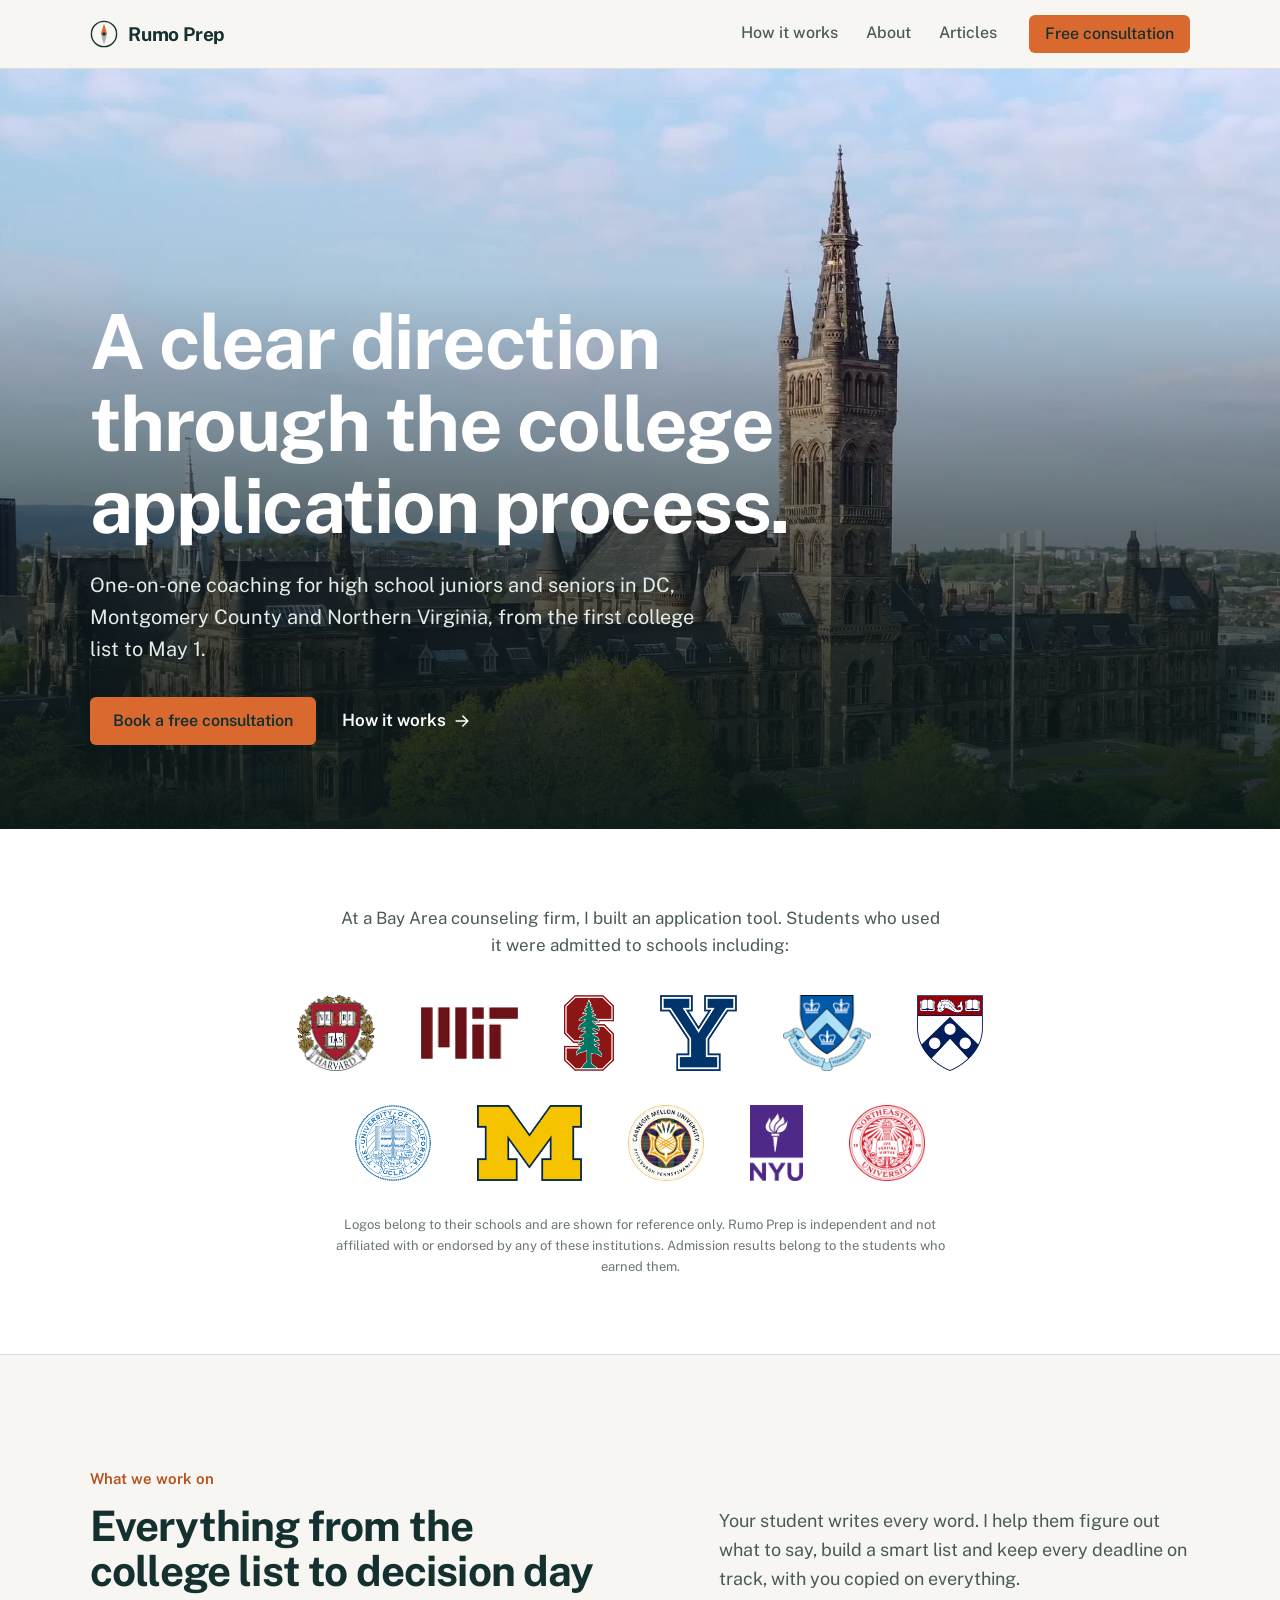
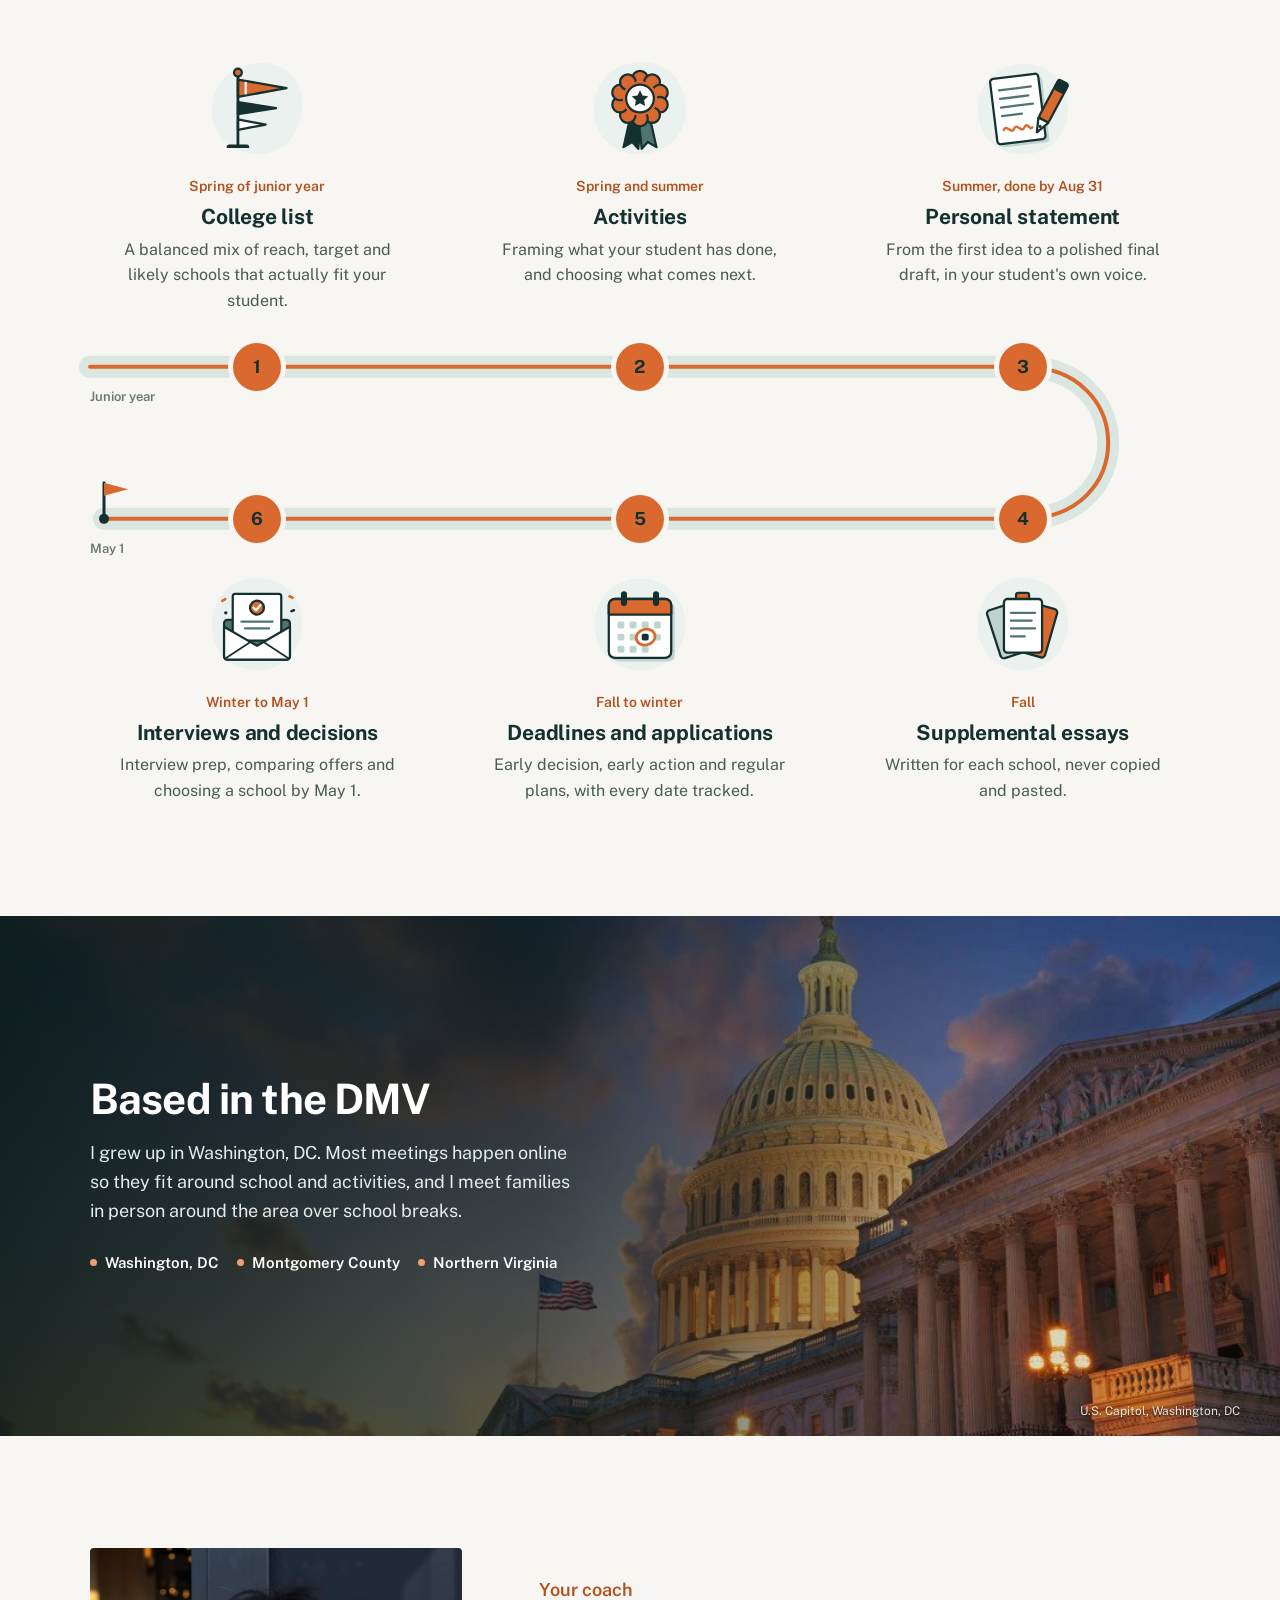
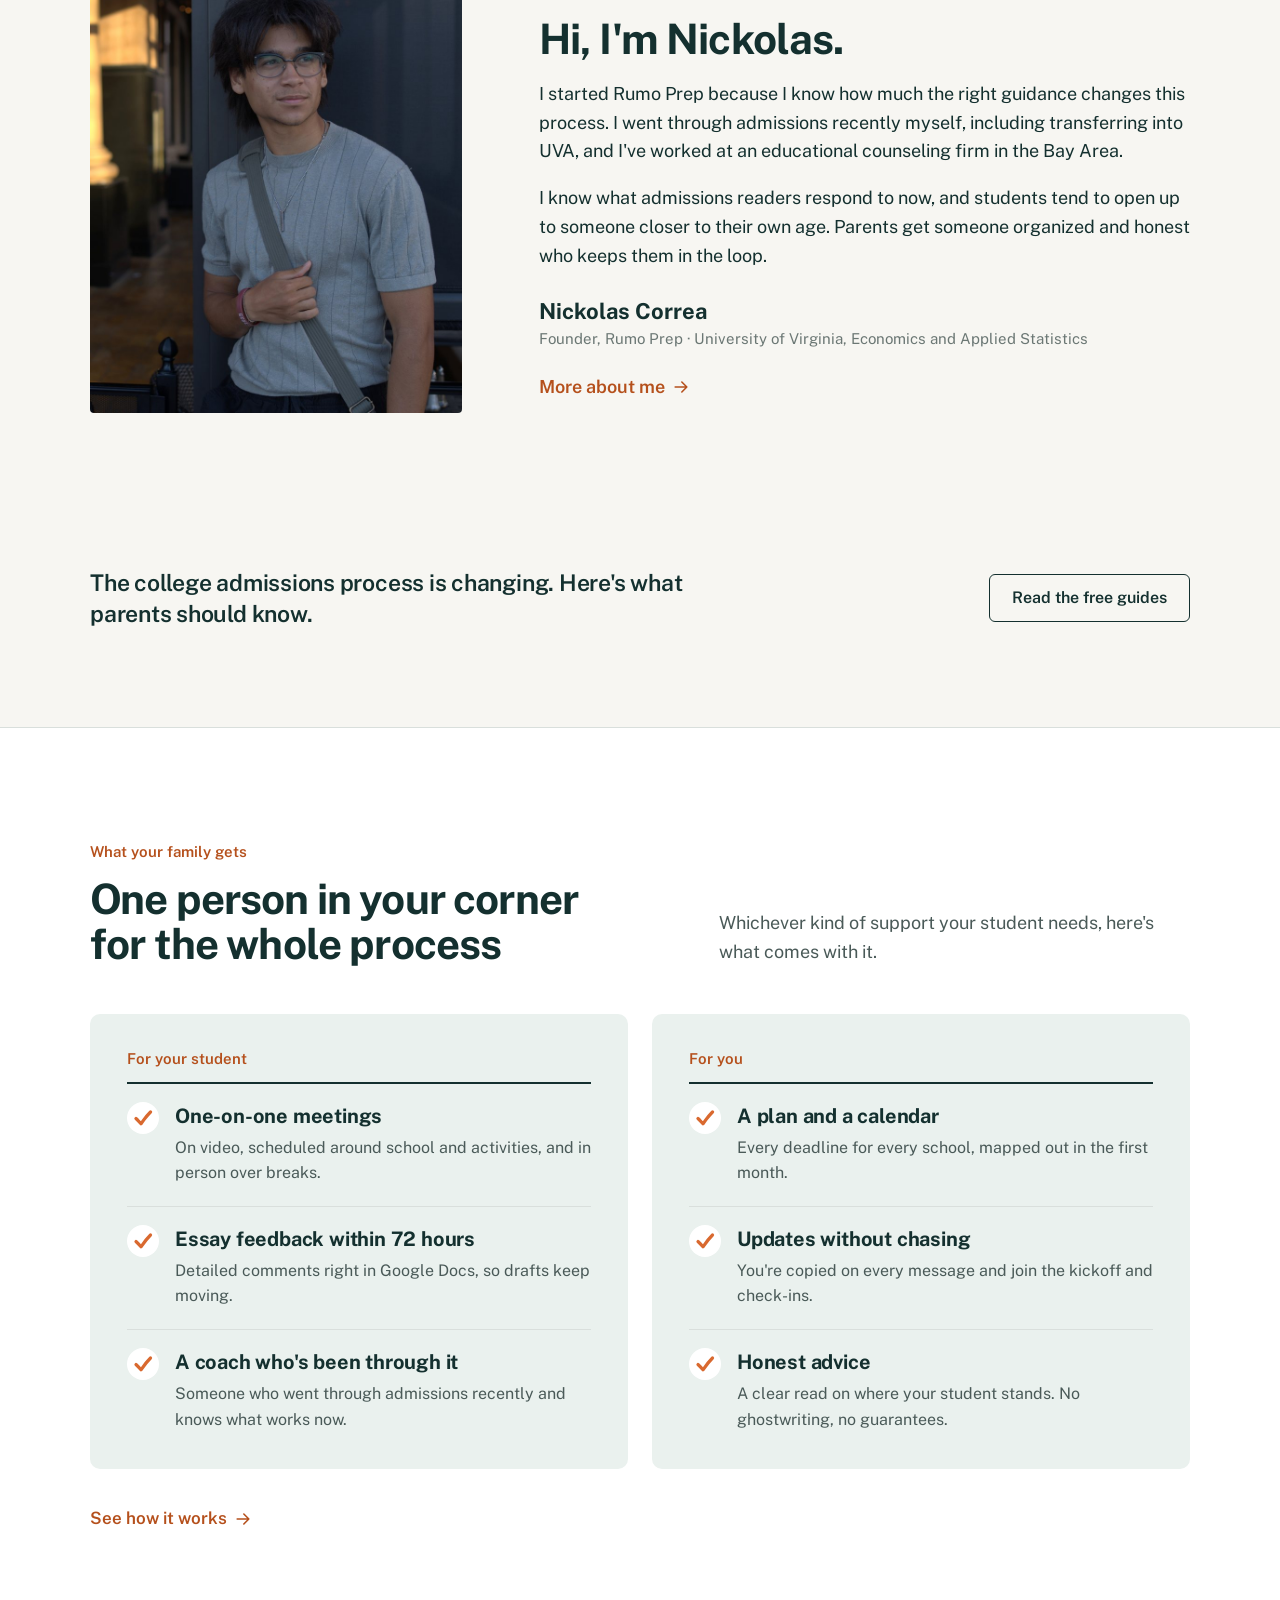
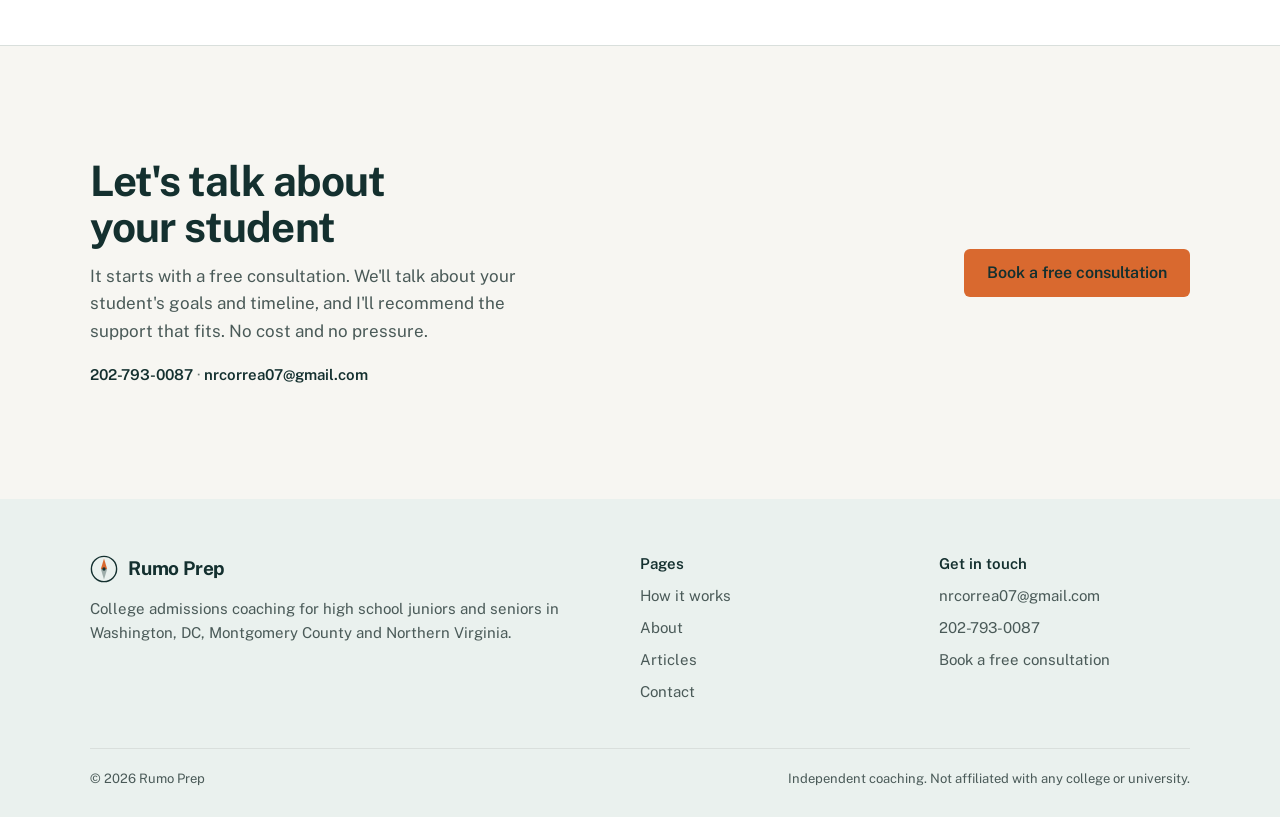
<file: index.html>
<!doctype html>
<html lang="en">
<head>
<meta charset="utf-8">
<meta name="viewport" content="width=device-width, initial-scale=1">
<title>Rumo Prep | College Admissions Coaching in the DC Area</title>
<meta name="description" content="One-on-one college admissions coaching for high school juniors and seniors in Washington, DC, Montgomery County and Northern Virginia. Free consultations.">
<meta name="theme-color" content="#14302F">
<link rel="icon" href="favicon.svg" type="image/svg+xml">
<meta property="og:type" content="website">
<meta property="og:title" content="Rumo Prep | College Admissions Coaching">
<meta property="og:description" content="A clear direction through the college application process, for juniors and seniors in the DC area.">
<meta property="og:image" content="https://rumoprep.com/images/social.jpg">
<link rel="preconnect" href="https://fonts.googleapis.com">
<link rel="preconnect" href="https://fonts.gstatic.com" crossorigin>
<link rel="stylesheet" href="https://fonts.googleapis.com/css2?family=Public+Sans:ital,wght@0,400..800;1,400..700&display=swap">
<link rel="stylesheet" href="style.css?v=9">
<script src="main.js?v=3" defer></script>
<style>
/* "What your family gets" on white. The two panels are sage so the
   section doesn't merge into the off-white "Let's talk" section below
   (its styles are in style.css).
   To go back to the green band: change class="sec gets-light" to class="sec sage". */
.sec.gets-light{background:#FFFFFF;border-top:1px solid var(--line)}
.gets-light .gets-col{background:var(--sage);border-color:transparent}
.gets-light .chk circle{fill:#FFFFFF}
/* Dark mode: a pine green band (a little lighter and greener than the page)
   so the section doesn't blend into the dark teal around it. Panels are one shade darker. */
@media (prefers-color-scheme:dark){:root:not([data-theme="light"]) .sec.gets-light{background:#17362B;border-top-color:transparent}
  :root:not([data-theme="light"]) .gets-light .gets-col{background:#0F2321}
  :root:not([data-theme="light"]) .gets-light .chk circle{fill:#17362B}}
:root[data-theme="dark"] .sec.gets-light{background:#17362B;border-top-color:transparent}
:root[data-theme="dark"] .gets-light .gets-col{background:#0F2321}
:root[data-theme="dark"] .gets-light .chk circle{fill:#17362B}
/* Hero background video (drone footage). The poster image shows while it loads,
   when autoplay is blocked, and for visitors who turn on "reduce motion".
   object-position (85%) keeps the tower in view on phones, where only the middle-right of the frame shows. */
.hero-photo>video{position:absolute;inset:0;width:100%;height:100%;object-fit:cover;object-position:85% 50%}
</style>
</head>
<body>
<a class="skip" href="#main">Skip to content</a>

<header class="site">
  <div class="wrap bar">
    <a class="brand" href="index.html" aria-label="Rumo Prep home">
      <svg viewBox="0 0 40 40" aria-hidden="true"><circle cx="20" cy="20" r="18" fill="none" stroke="currentColor" stroke-width="2"/><polygon class="needle" points="20,5 24.5,20 15.5,20"/><polygon points="20,35 24.5,20 15.5,20" fill="currentColor" opacity=".35"/><circle cx="20" cy="20" r="2.4" fill="currentColor"/></svg>
      Rumo Prep
    </a>
    <button class="menu-btn" type="button" aria-expanded="false" aria-controls="nav">Menu</button>
    <nav class="main" id="nav" aria-label="Main">
      <a href="how-it-works.html">How it works</a>
      <a href="about.html">About</a>
      <a href="articles.html">Articles</a>
      <a href="contact.html" class="btn btn-solid">Free consultation</a>
    </nav>
  </div>
</header>

<main id="main">
  <!-- HERO VIDEO: silent drone footage of a university campus (Pexels, free to use), looping.
       Phones get the 720p file, larger screens the 1080p file.
       To go back to the UVA photo, replace the <video> and <script> below with:
       <img src="images/uva-rotunda-sunset.jpg" alt="The Rotunda and the Lawn at the University of Virginia at sunset, with the Blue Ridge Mountains behind" width="1790" height="1065" fetchpriority="high">
       and add back <span class="caption">The Rotunda, University of Virginia</span> at the end of this section. -->
  <section class="hero-photo">
    <video class="hero-video" autoplay muted loop playsinline preload="auto" poster="images/hero-campus-poster.jpg" aria-hidden="true">
      <source src="videos/hero-campus-720.mp4" type="video/mp4" media="(max-width: 760px)">
      <source src="videos/hero-campus-1080.mp4" type="video/mp4">
    </video>
    <script>
      // Respect "reduce motion": keep the still poster frame instead of playing the video.
      (function () {
        var v = document.querySelector(".hero-video");
        if (v && window.matchMedia && matchMedia("(prefers-reduced-motion: reduce)").matches) { v.removeAttribute("autoplay"); v.pause(); }
      })();
    </script>
    <div class="wrap">
      <h1>A clear direction through the college application process.</h1>
      <p class="lead">One-on-one coaching for high school juniors and seniors in DC, Montgomery County and Northern Virginia, from the first college list to May 1.</p>
      <div class="actions">
        <a class="btn btn-solid" href="contact.html">Book a free consultation</a>
        <a class="more" href="how-it-works.html">How it works <svg class="icon"><use href="#i-arrow"/></svg></a>
      </div>
    </div>
  </section>

  <!-- SCHOOL LOGOS -->
  <section class="logos-band" style="padding-block:clamp(48px,6vw,76px)">
    <div class="wrap">
      <p class="intro">At a Bay Area counseling firm, I built an application tool. Students who used it were admitted to schools including:</p>
      <ul class="logos">
        <li><img src="images/logos/harvard.png" alt="Harvard University" width="318" height="310" loading="lazy"></li>
        <li><img src="images/logos/mit.png" class="wide" alt="MIT" width="198" height="106" loading="lazy"></li>
        <li><img src="images/logos/stanford.png" alt="Stanford University" width="186" height="282" loading="lazy"></li>
        <li><img src="images/logos/yale.png" alt="Yale University" width="298" height="292" loading="lazy"></li>
        <li><img src="images/logos/columbia.png" alt="Columbia University" width="360" height="313" loading="lazy"></li>
        <li><img src="images/logos/penn.png" alt="University of Pennsylvania" width="263" height="300" loading="lazy"></li>
        <li><img src="images/logos/ucla.png" alt="UCLA" width="296" height="297" loading="lazy"></li>
        <li><img src="images/logos/michigan.png" alt="University of Michigan" width="360" height="259" loading="lazy"></li>
        <li><img src="images/logos/carnegie-mellon.png" alt="Carnegie Mellon University" width="225" height="225" loading="lazy"></li>
        <li><img src="images/logos/nyu.png" alt="New York University" width="249" height="360" loading="lazy"></li>
        <li><img src="images/logos/northeastern.png" alt="Northeastern University" width="360" height="360" loading="lazy"></li>
      </ul>
      <p class="fine">Logos belong to their schools and are shown for reference only. Rumo Prep is independent and not affiliated with or endorsed by any of these institutions. Admission results belong to the students who earned them.</p>
    </div>
  </section>

  <!-- WHAT WE WORK ON
       A roadmap from the college list to decision day. main.js draws the road and
       plays the animation when the section scrolls into view. Without it, the six
       stops still show as a normal list. To edit a stop, change its text below. -->
  <section class="sec">
    <div class="wrap">
      <div class="map-head">
        <div>
          <p class="kicker">What we work on</p>
          <h2>Everything from the college list to decision day</h2>
        </div>
        <p class="muted">Your student writes every word. I help them figure out what to say, build a smart list and keep every deadline on track, with you copied on everything.</p>
      </div>

      <div class="roadmap-wrap">
        <svg class="road" aria-hidden="true">
          <path class="road-base"/>
          <path class="road-dash"/>
          <path class="road-trail"/>
          <g class="road-end"><line x1="0" y1="0" x2="0" y2="-36"/><path d="M0 -36 L24 -29.5 L0 -23 Z"/><circle r="5"/></g>
          <text class="road-label road-start-label">Junior year</text>
          <text class="road-label road-end-label">May 1</text>
        </svg>
        <ol class="roadmap">
          <li class="rm-stop">
            <span class="rm-pin">1</span>
            <svg class="art" viewBox="0 0 120 120" aria-hidden="true">
              <path class="disc" d="M62 7 C92 5 114 27 112 58 C110 90 90 114 58 112 C27 110 6 89 8 57 C10 28 33 9 62 7 Z"/>
              <path class="a o" d="M38 26 L94 36 L38 46 Z"/>
              <path class="k o" d="M38 52 L82 59 L38 66 Z"/>
              <path class="w o" d="M38 72 L70 78 L38 84 Z"/>
              <path class="lw" d="M47 30 V42"/>
              <line class="li" x1="38" y1="20" x2="38" y2="102" style="stroke-width:3.2"/>
              <circle class="a o" cx="38" cy="18" r="4.5"/>
              <path class="k" d="M28 101 h20 a3 3 0 0 1 3 3 v1 h-26 v-1 a3 3 0 0 1 3 -3 z"/>
            </svg>
            <p class="rm-when">Spring of junior year</p>
            <h3>College list</h3>
            <p>A balanced mix of reach, target and likely schools that actually fit your student.</p>
          </li>
          <li class="rm-stop">
            <span class="rm-pin">2</span>
            <svg class="art" viewBox="0 0 120 120" aria-hidden="true">
              <path class="disc" d="M58 6 C90 4 113 28 113 60 C113 92 88 113 57 112 C26 111 6 88 7 58 C8 27 29 8 58 6 Z"/>
              <path class="k o" d="M50 64 L41 104 L51 98 L58 106 L62 68 Z"/>
              <path class="t o" d="M70 64 L79 104 L69 98 L62 106 L58 68 Z"/>
              <g class="a o">
                <circle cx="60" cy="25" r="9"/><circle cx="74" cy="29" r="9"/><circle cx="83" cy="41" r="9"/><circle cx="83" cy="55" r="9"/>
                <circle cx="74" cy="67" r="9"/><circle cx="60" cy="71" r="9"/><circle cx="46" cy="67" r="9"/><circle cx="37" cy="55" r="9"/>
                <circle cx="37" cy="41" r="9"/><circle cx="46" cy="29" r="9"/>
              </g>
              <circle class="a" cx="60" cy="48" r="20"/>
              <circle class="w o" cx="60" cy="48" r="16"/>
              <path class="k" d="M60 38.5 l2.9 6 6.5 .9 -4.7 4.6 1.1 6.5 -5.8 -3.1 -5.8 3.1 1.1 -6.5 -4.7 -4.6 6.5 -.9 z"/>
            </svg>
            <p class="rm-when">Spring and summer</p>
            <h3>Activities</h3>
            <p>Framing what your student has done, and choosing what comes next.</p>
          </li>
          <li class="rm-stop">
            <span class="rm-pin">3</span>
            <svg class="art" viewBox="0 0 120 120" aria-hidden="true">
              <path class="disc" d="M60 8 C91 7 113 30 112 61 C111 92 88 113 58 112 C28 111 7 90 8 59 C9 29 30 9 60 8 Z"/>
              <g transform="rotate(-7 54 60)">
                <rect class="m" x="30" y="26" width="56" height="76" rx="4"/>
                <rect class="w o" x="26" y="22" width="56" height="76" rx="4"/>
                <path class="ln" d="M35 36 H72 M35 46 H68 M35 56 H72 M35 66 H58"/>
                <path class="la" d="M35 82 c4 -7 8 7 12 0 s8 7 12 0 s6 5 9 1"/>
              </g>
              <g transform="translate(76 87) rotate(28)">
                <rect class="a o" x="-6.5" y="-66" width="13" height="50" rx="3"/>
                <rect class="k" x="-6.5" y="-66" width="13" height="13" rx="3"/>
                <path class="w o" d="M-6.5 -16 H6.5 L0 0 Z"/>
                <circle class="k" cx="0" cy="-8" r="1.8"/>
              </g>
            </svg>
            <p class="rm-when">Summer, done by Aug 31</p>
            <h3>Personal statement</h3>
            <p>From the first idea to a polished final draft, in your student's own voice.</p>
          </li>
          <li class="rm-stop">
            <span class="rm-pin">4</span>
            <svg class="art" viewBox="0 0 120 120" aria-hidden="true">
              <path class="disc" d="M61 6 C93 7 114 31 112 62 C110 92 86 114 56 112 C26 110 6 87 8 57 C10 27 31 5 61 6 Z"/>
              <g transform="rotate(-18 60 104)"><rect class="m o" x="38" y="34" width="44" height="58" rx="4"/></g>
              <g transform="rotate(16 60 104)"><rect class="a o" x="38" y="34" width="44" height="58" rx="4"/></g>
              <rect class="a o" x="52" y="23" width="15" height="10" rx="2.5"/>
              <rect class="w o" x="38" y="30" width="44" height="62" rx="4"/>
              <path class="ln" d="M46 46 H74 M46 55 H70 M46 64 H74 M46 73 H62"/>
            </svg>
            <p class="rm-when">Fall</p>
            <h3>Supplemental essays</h3>
            <p>Written for each school, never copied and pasted.</p>
          </li>
          <li class="rm-stop">
            <span class="rm-pin">5</span>
            <svg class="art" viewBox="0 0 120 120" aria-hidden="true">
              <path class="disc" d="M59 7 C90 6 112 28 112 59 C112 91 89 113 59 112 C28 111 7 89 8 59 C9 28 29 8 59 7 Z"/>
              <rect class="m" x="28" y="34" width="72" height="68" rx="7"/>
              <rect class="w o" x="24" y="30" width="72" height="68" rx="7"/>
              <path class="a o" d="M24 48 V37 a7 7 0 0 1 7 -7 H89 a7 7 0 0 1 7 7 V48 Z"/>
              <rect class="k" x="38" y="21" width="7" height="17" rx="3.5"/>
              <rect class="k" x="75" y="21" width="7" height="17" rx="3.5"/>
              <g class="m">
                <rect x="34" y="56" width="8" height="8" rx="2"/><rect x="48" y="56" width="8" height="8" rx="2"/><rect x="62" y="56" width="8" height="8" rx="2"/><rect x="76" y="56" width="8" height="8" rx="2"/>
                <rect x="34" y="70" width="8" height="8" rx="2"/><rect x="48" y="70" width="8" height="8" rx="2"/><rect x="76" y="70" width="8" height="8" rx="2"/>
                <rect x="34" y="84" width="8" height="8" rx="2"/><rect x="48" y="84" width="8" height="8" rx="2"/><rect x="62" y="84" width="8" height="8" rx="2"/>
              </g>
              <rect class="k" x="62" y="70" width="8" height="8" rx="2"/>
              <ellipse class="la" cx="66.5" cy="74" rx="11" ry="9" transform="rotate(-12 66.5 74)" style="stroke-width:3.2"/>
            </svg>
            <p class="rm-when">Fall to winter</p>
            <h3>Deadlines and applications</h3>
            <p>Early decision, early action and regular plans, with every date tracked.</p>
          </li>
          <li class="rm-stop">
            <span class="rm-pin">6</span>
            <svg class="art" viewBox="0 0 120 120" aria-hidden="true">
              <path class="disc" d="M60 6 C92 6 113 29 112 60 C111 91 89 113 59 112 C28 111 7 90 8 59 C9 28 29 6 60 6 Z"/>
              <rect class="t o" x="22" y="54" width="76" height="46" rx="4"/>
              <rect class="w o" x="32" y="24" width="56" height="54" rx="3"/>
              <circle class="a o" cx="60" cy="40" r="8"/>
              <path class="lw" d="M56 40 l3 3 5 -6"/>
              <path class="ln" d="M42 56 H78 M46 64 H74"/>
              <path class="w o" d="M22 62 L60 84 L98 62 V96 a4 4 0 0 1 -4 4 H26 a4 4 0 0 1 -4 -4 Z"/>
              <path class="li" d="M23 99 L52 80 M97 99 L68 80" style="stroke-width:2"/>
              <g class="a"><rect x="18" y="30" width="7" height="3" rx="1.5" transform="rotate(-30 21 31)"/><rect x="96" y="26" width="7" height="3" rx="1.5" transform="rotate(25 99 27)"/></g>
              <g class="k"><rect x="98" y="42" width="6" height="3" rx="1.5" transform="rotate(-20 101 43)"/><circle cx="24" cy="46" r="2"/></g>
            </svg>
            <p class="rm-when">Winter to May 1</p>
            <h3>Interviews and decisions</h3>
            <p>Interview prep, comparing offers and choosing a school by May 1.</p>
          </li>
        </ol>
      </div>
    </div>
  </section>

  <!-- DMV PHOTO BAND -->
  <section class="photo-band">
    <img src="images/capitol.jpg" alt="The U.S. Capitol at sunset" width="1067" height="600" loading="lazy">
    <div class="wrap">
      <h2>Based in the DMV</h2>
      <p>I grew up in Washington, DC. Most meetings happen online so they fit around school and activities, and I meet families in person around the area over school breaks.</p>
      <div class="places"><span>Washington, DC</span><span>Montgomery County</span><span>Northern Virginia</span></div>
    </div>
    <span class="caption">U.S. Capitol, Washington, DC</span>
  </section>

  <!-- YOUR COACH
       Add your photo as images/headshot.jpg and it appears beside this text. -->
  <section class="sec">
    <div class="wrap coach">
      <figure><img src="images/headshot.jpg?v=2" alt="Nickolas Correa" onerror="this.closest('.coach').classList.add('no-photo');this.parentNode.remove()"></figure>
      <div class="text">
        <p class="kicker">Your coach</p>
        <h2>Hi, I'm Nickolas.</h2>
        <p>I started Rumo Prep because I know how much the right guidance changes this process. I went through admissions recently myself, including transferring into UVA, and I've worked at an educational counseling firm in the Bay Area.</p>
        <p>I know what admissions readers respond to now, and students tend to open up to someone closer to their own age. Parents get someone organized and honest who keeps them in the loop.</p>
        <div class="sign"><b>Nickolas Correa</b><span>Founder, Rumo Prep · University of Virginia, Economics and Applied Statistics</span></div>
        <p style="margin-top:22px"><a class="more" href="about.html">More about me <svg class="icon"><use href="#i-arrow"/></svg></a></p>
      </div>
    </div>
  </section>

  <!-- RECOMMENDATIONS
       Hidden until you have real quotes. To show it: delete the word
       "hidden" below and replace each bracketed line with the person's
       exact words (with their permission to share). -->
  <section class="sec" hidden>
    <div class="wrap">
      <p class="kicker">Recommendations</p>
      <h2>What people say</h2>
      <div class="quotes">
        <blockquote>[Exact words from a professor or supervisor]<cite>[Name, title]</cite></blockquote>
        <blockquote>[Exact words from a parent]<cite>[Name, town]</cite></blockquote>
        <blockquote>[Exact words from a student]<cite>[Name, school]</cite></blockquote>
      </div>
    </div>
  </section>

  <!-- ARTICLES -->
  <section style="padding-block:8px 64px">
    <div class="wrap">
      <div class="strip" style="border-top:0">
        <p>The college admissions process is changing. Here's what parents should know.</p>
        <a class="btn btn-line" href="articles.html">Read the free guides</a>
      </div>
    </div>
  </section>

  <!-- WHAT YOUR FAMILY GETS
       Two short lists: what the student gets and what parents get.
       The check marks draw in when the section scrolls into view (main.js). -->
  <section class="sec gets-light">
    <div class="wrap">
      <div class="map-head">
        <div>
          <p class="kicker">What your family gets</p>
          <h2>One person in your corner for the whole process</h2>
        </div>
        <p class="muted">Whichever kind of support your student needs, here's what comes with it.</p>
      </div>

      <div class="gets">
        <div class="gets-col">
          <h3 class="gets-title">For your student</h3>
          <ul>
            <li style="--d:0ms"><svg class="chk" viewBox="0 0 32 32" aria-hidden="true"><circle cx="16" cy="16" r="16"/><path d="M9 16.5 C10.8 18.2 12.4 19.9 14 21.8 C16.9 17.6 19.9 13.6 23.5 10"/></svg>
              <div><b>One-on-one meetings</b><span>On video, scheduled around school and activities, and in person over breaks.</span></div></li>
            <li style="--d:160ms"><svg class="chk" viewBox="0 0 32 32" aria-hidden="true"><circle cx="16" cy="16" r="16"/><path d="M9 16.5 C10.8 18.2 12.4 19.9 14 21.8 C16.9 17.6 19.9 13.6 23.5 10"/></svg>
              <div><b>Essay feedback within 72 hours</b><span>Detailed comments right in Google Docs, so drafts keep moving.</span></div></li>
            <li style="--d:320ms"><svg class="chk" viewBox="0 0 32 32" aria-hidden="true"><circle cx="16" cy="16" r="16"/><path d="M9 16.5 C10.8 18.2 12.4 19.9 14 21.8 C16.9 17.6 19.9 13.6 23.5 10"/></svg>
              <div><b>A coach who's been through it</b><span>Someone who went through admissions recently and knows what works now.</span></div></li>
          </ul>
        </div>
        <div class="gets-col">
          <h3 class="gets-title">For you</h3>
          <ul>
            <li style="--d:80ms"><svg class="chk" viewBox="0 0 32 32" aria-hidden="true"><circle cx="16" cy="16" r="16"/><path d="M9 16.5 C10.8 18.2 12.4 19.9 14 21.8 C16.9 17.6 19.9 13.6 23.5 10"/></svg>
              <div><b>A plan and a calendar</b><span>Every deadline for every school, mapped out in the first month.</span></div></li>
            <li style="--d:240ms"><svg class="chk" viewBox="0 0 32 32" aria-hidden="true"><circle cx="16" cy="16" r="16"/><path d="M9 16.5 C10.8 18.2 12.4 19.9 14 21.8 C16.9 17.6 19.9 13.6 23.5 10"/></svg>
              <div><b>Updates without chasing</b><span>You're copied on every message and join the kickoff and check-ins.</span></div></li>
            <li style="--d:400ms"><svg class="chk" viewBox="0 0 32 32" aria-hidden="true"><circle cx="16" cy="16" r="16"/><path d="M9 16.5 C10.8 18.2 12.4 19.9 14 21.8 C16.9 17.6 19.9 13.6 23.5 10"/></svg>
              <div><b>Honest advice</b><span>A clear read on where your student stands. No ghostwriting, no guarantees.</span></div></li>
          </ul>
        </div>
      </div>

      <p style="margin-top:36px"><a class="more" href="how-it-works.html">See how it works <svg class="icon"><use href="#i-arrow"/></svg></a></p>
    </div>
  </section>

  <!-- CALL TO ACTION -->
  <section class="cta cta-light sec">
    <div class="wrap">
      <div>
        <h2>Let's talk about your student</h2>
        <p>It starts with a free consultation. We'll talk about your student's goals and timeline, and I'll recommend the support that fits. No cost and no pressure.</p>
        <p class="reach-line"><a data-site="phone" href="tel:+12027930087">202-793-0087</a> · <a data-site="email" href="mailto:nrcorrea07@gmail.com">nrcorrea07@gmail.com</a></p>
      </div>
      <a class="btn btn-solid" href="contact.html">Book a free consultation</a>
    </div>
  </section>
</main>

<footer class="site">
  <div class="wrap">
    <div class="foot">
      <div>
        <a class="brand" href="index.html"><svg viewBox="0 0 40 40" aria-hidden="true"><circle cx="20" cy="20" r="18" fill="none" stroke="currentColor" stroke-width="2"/><polygon class="needle" points="20,5 24.5,20 15.5,20"/><polygon points="20,35 24.5,20 15.5,20" fill="currentColor" opacity=".35"/><circle cx="20" cy="20" r="2.4" fill="currentColor"/></svg>Rumo Prep</a>
        <p>College admissions coaching for high school juniors and seniors in Washington, DC, Montgomery County and Northern Virginia.</p>
      </div>
      <div><h4>Pages</h4><ul><li><a href="how-it-works.html">How it works</a></li><li><a href="about.html">About</a></li><li><a href="articles.html">Articles</a></li><li><a href="contact.html">Contact</a></li></ul></div>
      <div><h4>Get in touch</h4><ul><li><a data-site="email" href="mailto:nrcorrea07@gmail.com">nrcorrea07@gmail.com</a></li><li><a data-site="phone" href="tel:+12027930087">202-793-0087</a></li><li><a href="contact.html">Book a free consultation</a></li></ul></div>
    </div>
    <div class="foot-base"><span>© <span data-year>2026</span> Rumo Prep</span><span>Independent coaching. Not affiliated with any college or university.</span></div>
  </div>
</footer>
</body>
</html>
</file>
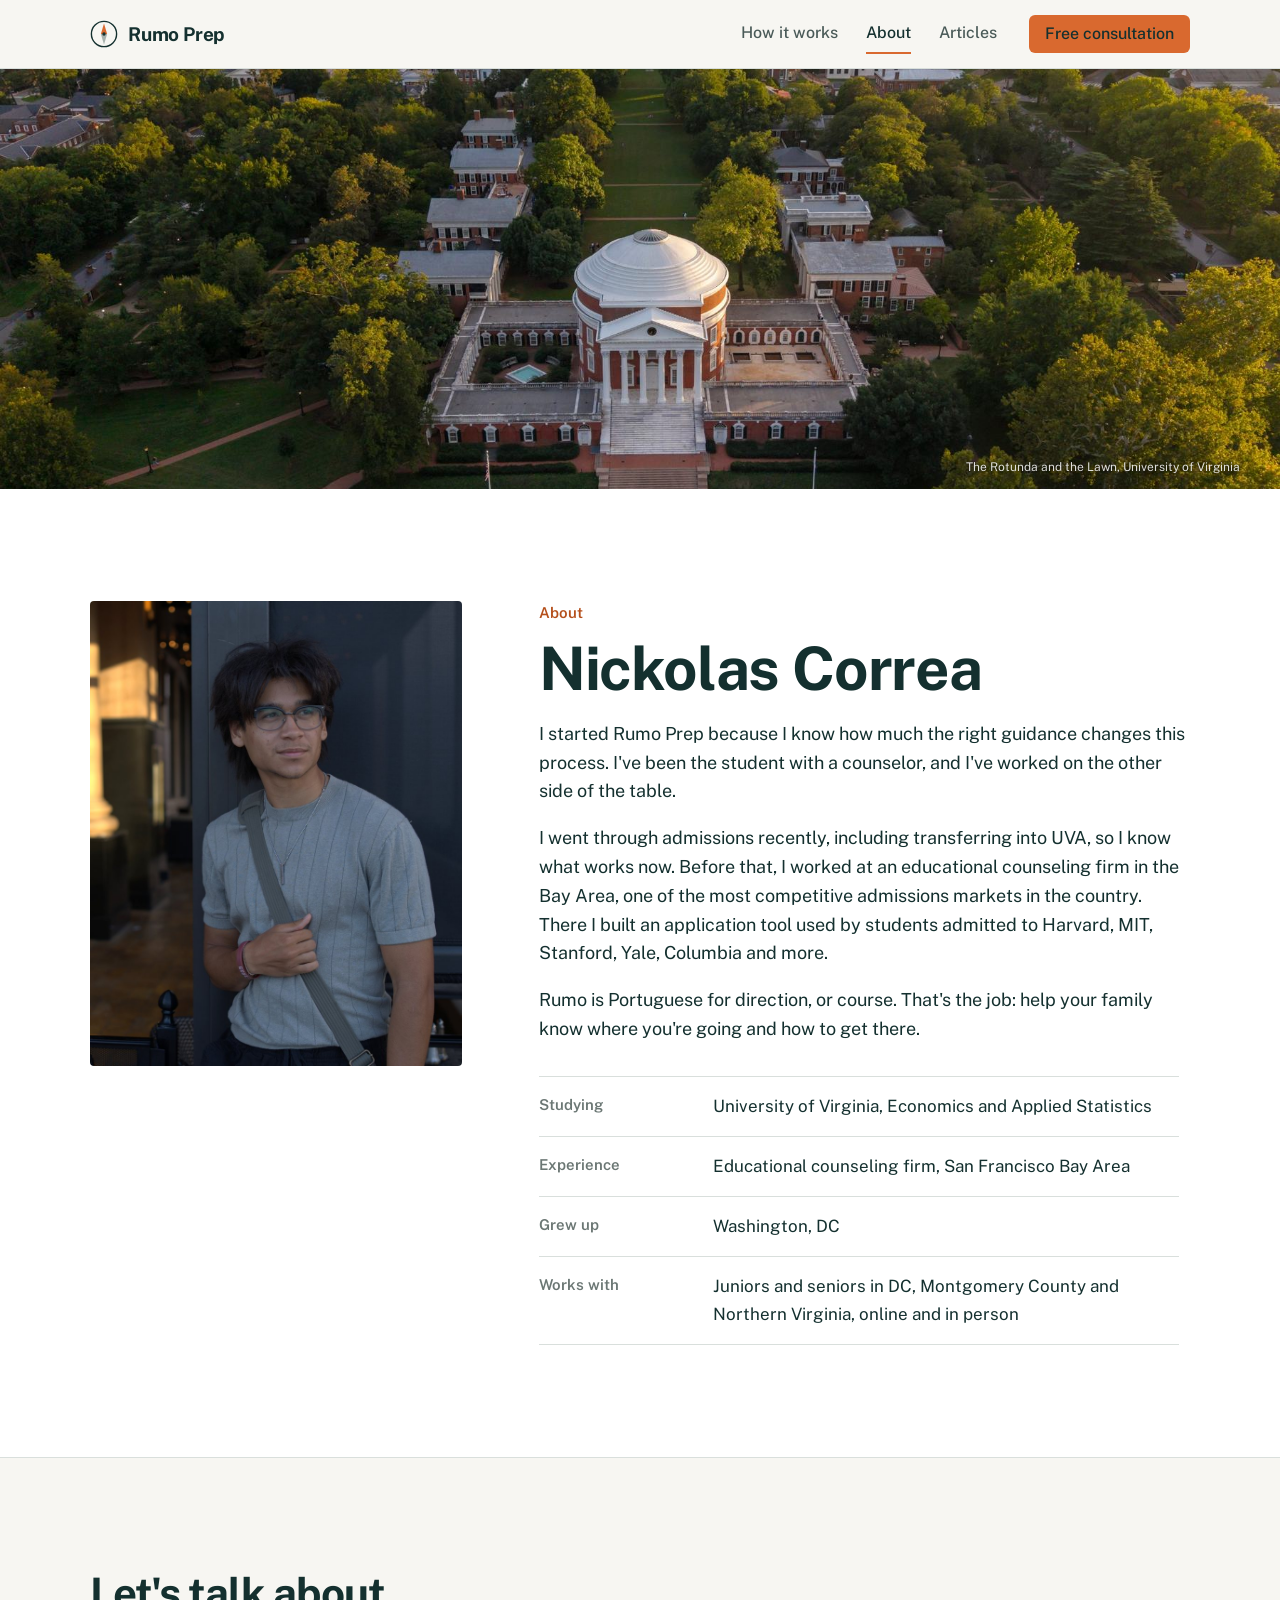
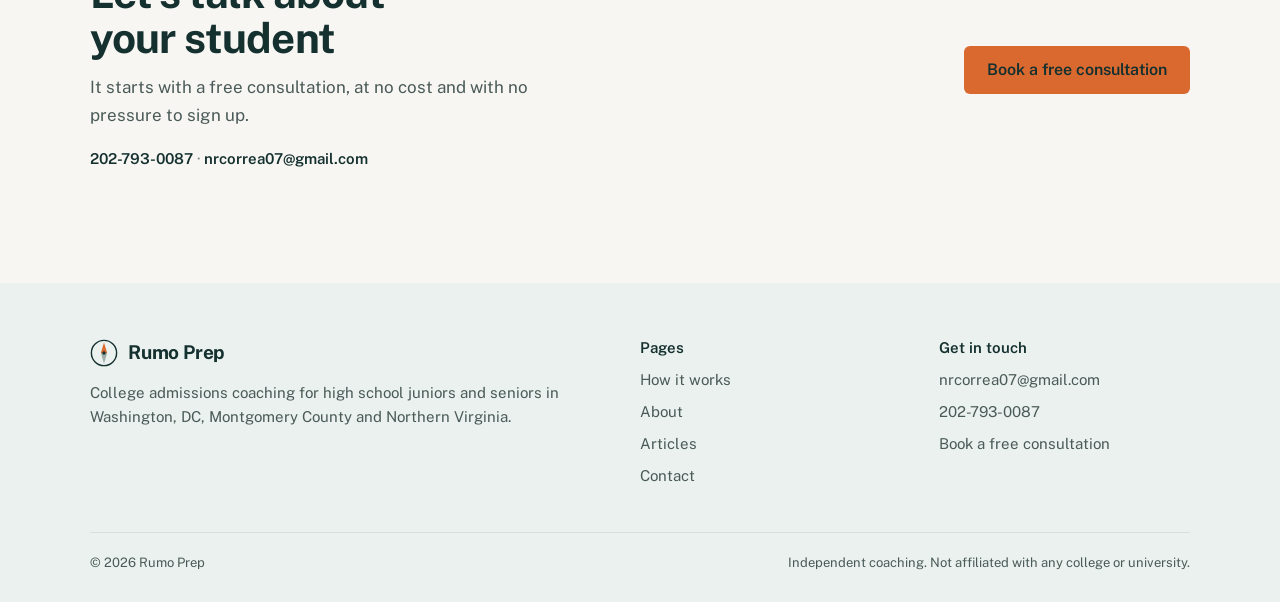
<file: about.html>
<!doctype html>
<html lang="en">
<head>
<meta charset="utf-8">
<meta name="viewport" content="width=device-width, initial-scale=1">
<title>About Nickolas Correa | Rumo Prep</title>
<meta name="description" content="Meet Nickolas Correa, founder of Rumo Prep: a UVA student who grew up in Washington, DC and has worked at a Bay Area college counseling firm.">
<meta name="theme-color" content="#14302F">
<link rel="icon" href="favicon.svg" type="image/svg+xml">
<meta property="og:type" content="profile">
<meta property="og:title" content="About Nickolas Correa | Rumo Prep">
<meta property="og:description" content="Recently through admissions himself, with experience on the counseling side too.">
<meta property="og:image" content="https://rumoprep.com/images/social.jpg">
<link rel="preconnect" href="https://fonts.googleapis.com">
<link rel="preconnect" href="https://fonts.gstatic.com" crossorigin>
<link rel="stylesheet" href="https://fonts.googleapis.com/css2?family=Public+Sans:ital,wght@0,400..800;1,400..700&display=swap">
<link rel="stylesheet" href="style.css?v=9">
<script src="main.js?v=3" defer></script>
</head>
<body>
<a class="skip" href="#main">Skip to content</a>

<header class="site">
  <div class="wrap bar">
    <a class="brand" href="index.html" aria-label="Rumo Prep home">
      <svg viewBox="0 0 40 40" aria-hidden="true"><circle cx="20" cy="20" r="18" fill="none" stroke="currentColor" stroke-width="2"/><polygon class="needle" points="20,5 24.5,20 15.5,20"/><polygon points="20,35 24.5,20 15.5,20" fill="currentColor" opacity=".35"/><circle cx="20" cy="20" r="2.4" fill="currentColor"/></svg>
      Rumo Prep
    </a>
    <button class="menu-btn" type="button" aria-expanded="false" aria-controls="nav">Menu</button>
    <nav class="main" id="nav" aria-label="Main">
      <a href="how-it-works.html">How it works</a>
      <a href="about.html" aria-current="page">About</a>
      <a href="articles.html">Articles</a>
      <a href="contact.html" class="btn btn-solid">Free consultation</a>
    </nav>
  </div>
</header>

<main id="main">
  <div class="banner">
    <img src="images/uva-rotunda.jpg" alt="The Rotunda and the Lawn at the University of Virginia, seen from above" width="1800" height="1350" style="object-position:50% 60%">
    <span class="caption">The Rotunda and the Lawn, University of Virginia</span>
  </div>

  <section class="sec white-light">
    <!-- HEADSHOT: save your photo as images/headshot.jpg and it appears beside the text. -->
    <div class="wrap about-grid">
      <figure><img src="images/headshot.jpg?v=2" alt="Nickolas Correa" onerror="this.closest('.about-grid').classList.add('no-photo');this.parentNode.remove()"></figure>
      <div class="text">
        <p class="kicker">About</p>
        <h1 class="page-title" style="font-size:clamp(38px,5vw,60px)">Nickolas Correa</h1>
        <p>I started Rumo Prep because I know how much the right guidance changes this process. I've been the student with a counselor, and I've worked on the other side of the table.</p>
        <p>I went through admissions recently, including transferring into UVA, so I know what works now. Before that, I worked at an educational counseling firm in the Bay Area, one of the most competitive admissions markets in the country. There I built an application tool used by students admitted to Harvard, MIT, Stanford, Yale, Columbia and more.</p>
        <p>Rumo is Portuguese for direction, or course. That's the job: help your family know where you're going and how to get there.</p>
        <ul class="facts">
          <li><b>Studying</b><span>University of Virginia, Economics and Applied Statistics</span></li>
          <li><b>Experience</b><span>Educational counseling firm, San Francisco Bay Area</span></li>
          <li><b>Grew up</b><span>Washington, DC</span></li>
          <li><b>Works with</b><span>Juniors and seniors in DC, Montgomery County and Northern Virginia, online and in person</span></li>
        </ul>
      </div>
    </div>
  </section>

  <section class="cta cta-light sec">
    <div class="wrap">
      <div>
        <h2>Let's talk about your student</h2>
        <p>It starts with a free consultation, at no cost and with no pressure to sign up.</p>
        <p class="reach-line"><a data-site="phone" href="tel:+12027930087">202-793-0087</a> · <a data-site="email" href="mailto:nrcorrea07@gmail.com">nrcorrea07@gmail.com</a></p>
      </div>
      <a class="btn btn-solid" href="contact.html">Book a free consultation</a>
    </div>
  </section>
</main>

<footer class="site">
  <div class="wrap">
    <div class="foot">
      <div>
        <a class="brand" href="index.html"><svg viewBox="0 0 40 40" aria-hidden="true"><circle cx="20" cy="20" r="18" fill="none" stroke="currentColor" stroke-width="2"/><polygon class="needle" points="20,5 24.5,20 15.5,20"/><polygon points="20,35 24.5,20 15.5,20" fill="currentColor" opacity=".35"/><circle cx="20" cy="20" r="2.4" fill="currentColor"/></svg>Rumo Prep</a>
        <p>College admissions coaching for high school juniors and seniors in Washington, DC, Montgomery County and Northern Virginia.</p>
      </div>
      <div><h4>Pages</h4><ul><li><a href="how-it-works.html">How it works</a></li><li><a href="about.html">About</a></li><li><a href="articles.html">Articles</a></li><li><a href="contact.html">Contact</a></li></ul></div>
      <div><h4>Get in touch</h4><ul><li><a data-site="email" href="mailto:nrcorrea07@gmail.com">nrcorrea07@gmail.com</a></li><li><a data-site="phone" href="tel:+12027930087">202-793-0087</a></li><li><a href="contact.html">Book a free consultation</a></li></ul></div>
    </div>
    <div class="foot-base"><span>© <span data-year>2026</span> Rumo Prep</span><span>Independent coaching. Not affiliated with any college or university.</span></div>
  </div>
</footer>
</body>
</html>
</file>
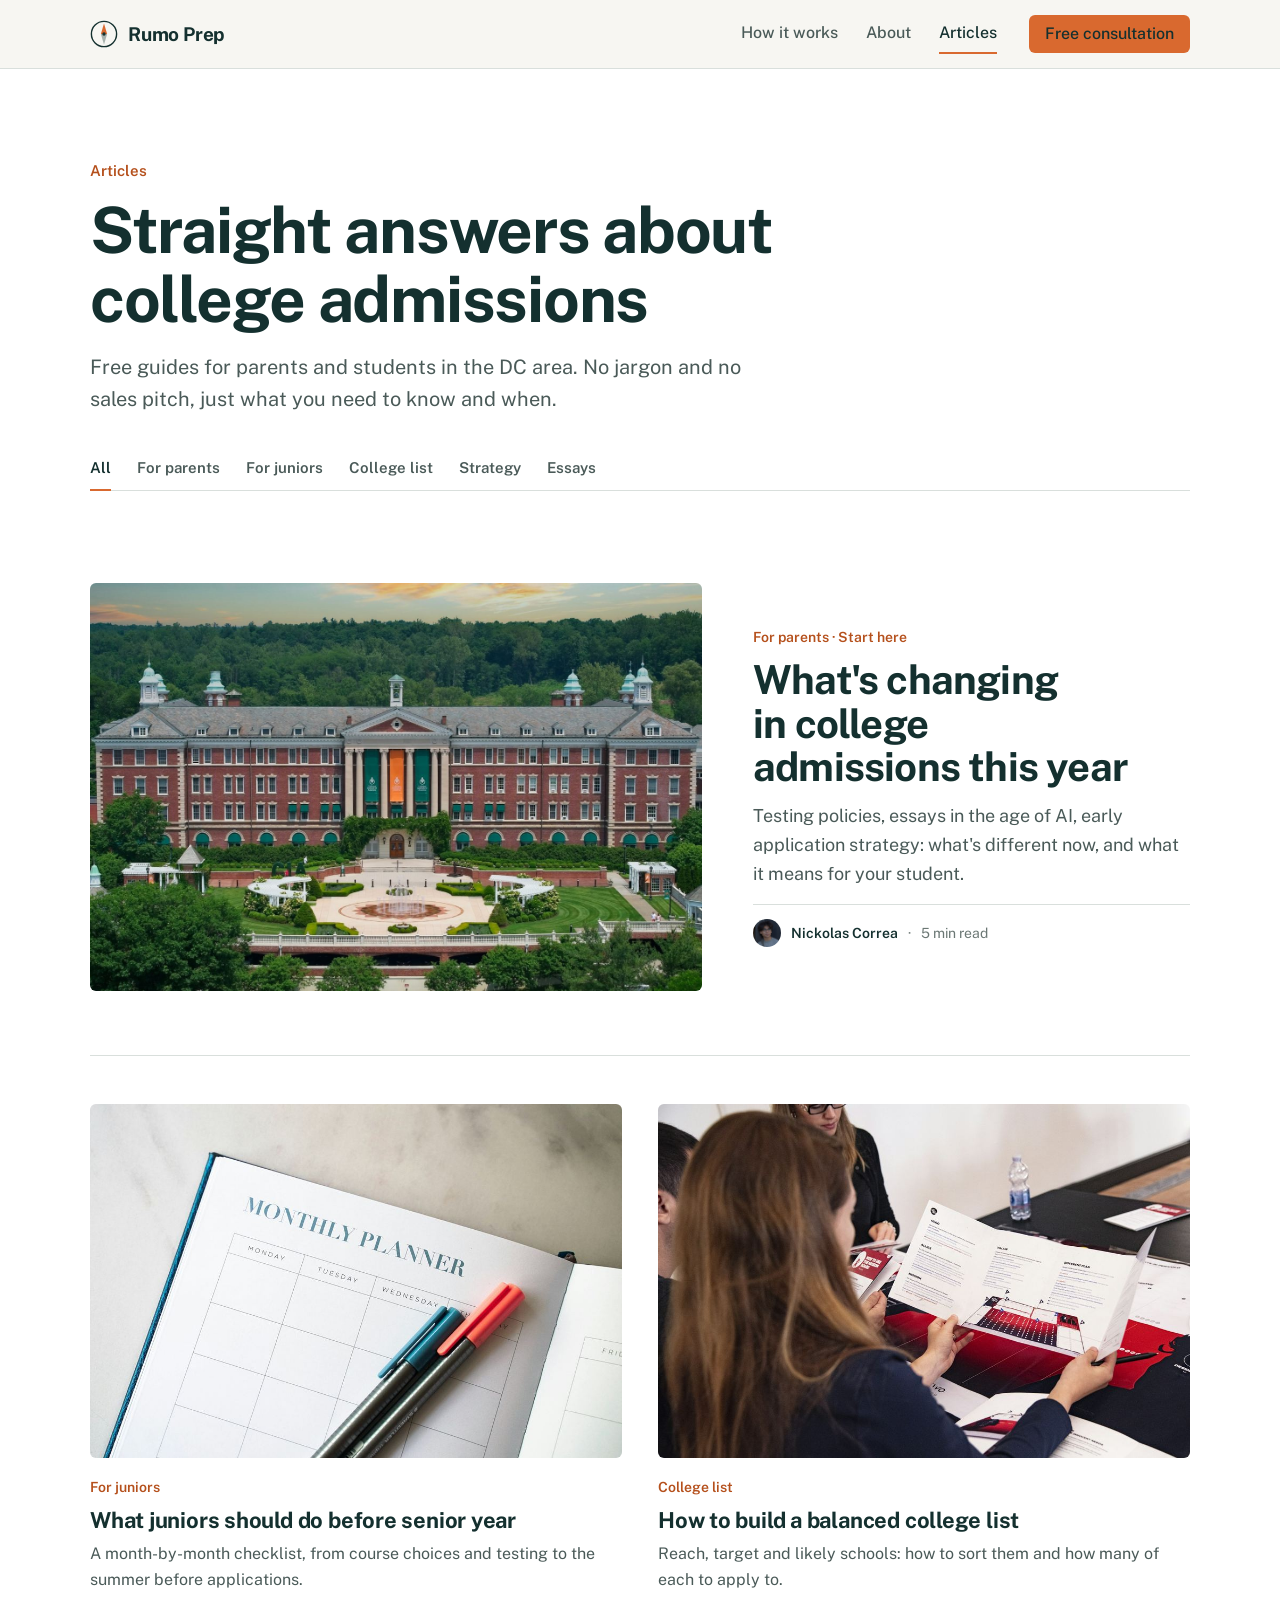
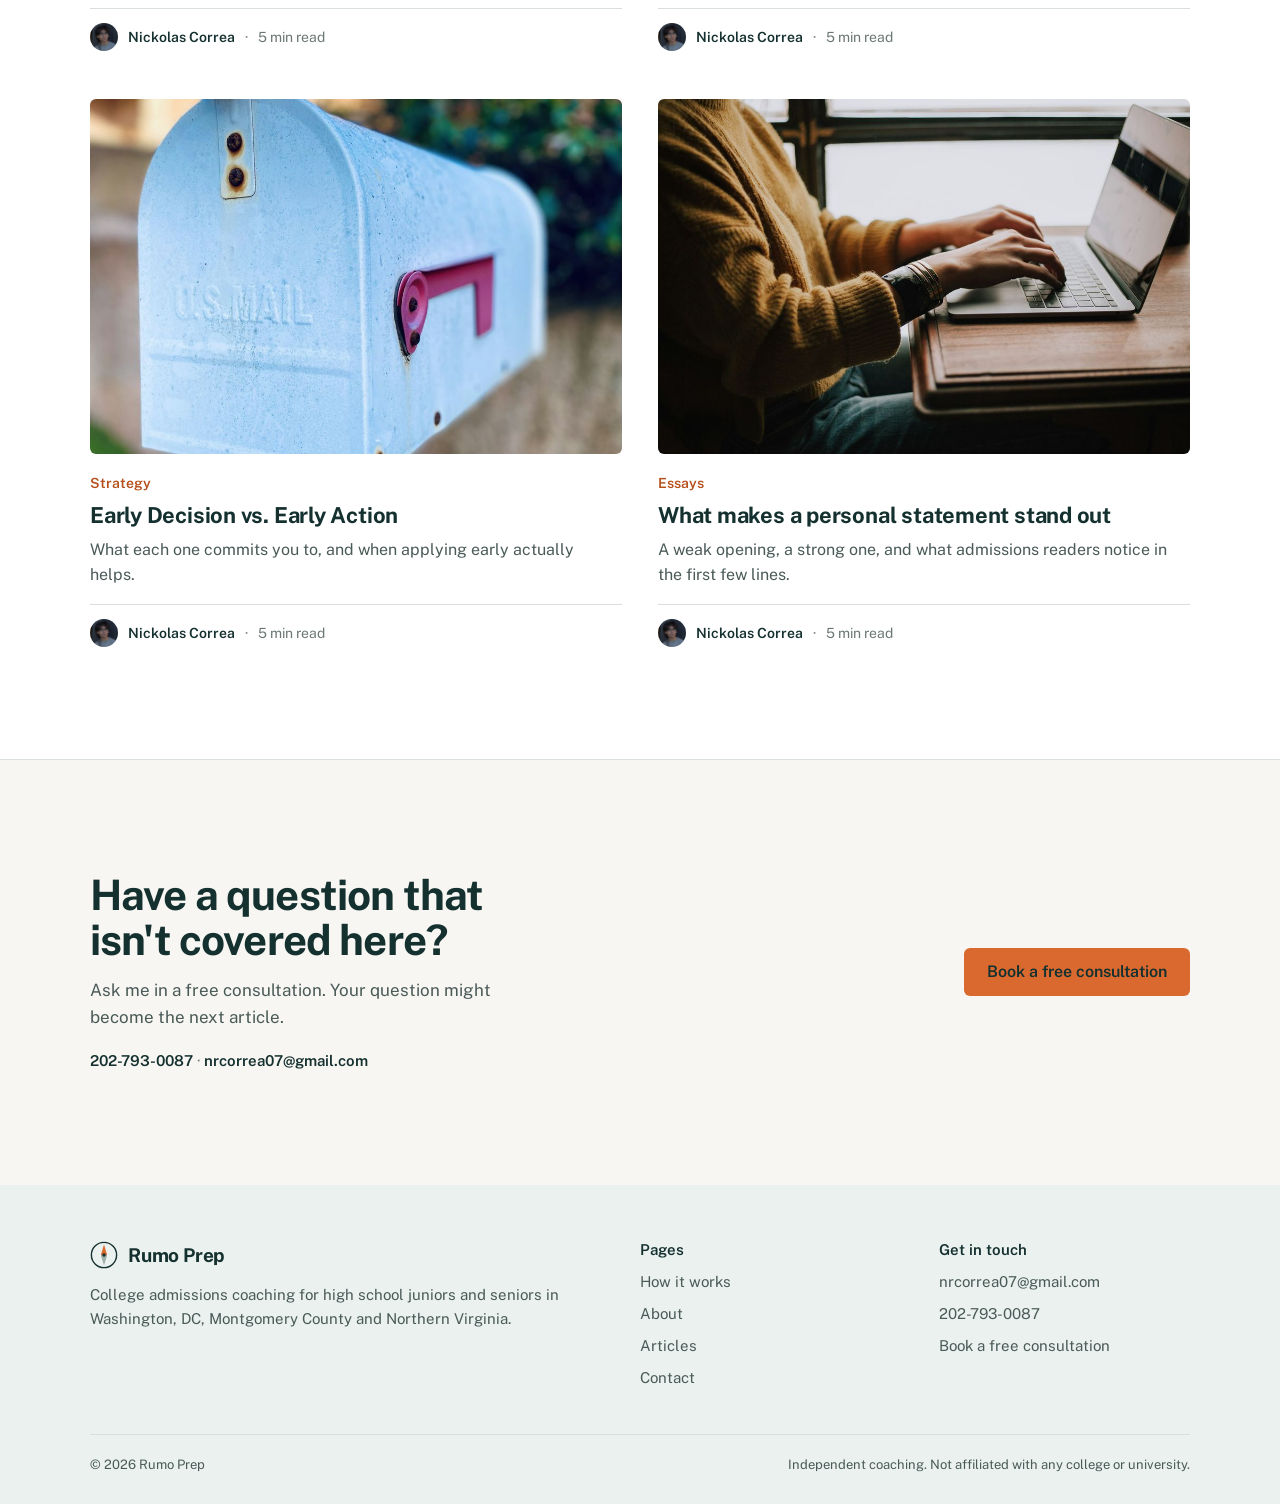
<file: articles.html>
<!doctype html>
<html lang="en">
<head>
<meta charset="utf-8">
<meta name="viewport" content="width=device-width, initial-scale=1">
<title>Articles: Free College Admissions Guides | Rumo Prep</title>
<meta name="description" content="Free, plain-language guides to college admissions for DC-area parents and students: what's changing, what juniors should do now, building a college list, early decision and essays.">
<meta name="theme-color" content="#14302F">
<link rel="icon" href="favicon.svg" type="image/svg+xml">
<meta property="og:type" content="website">
<meta property="og:title" content="Free College Admissions Guides | Rumo Prep">
<meta property="og:description" content="The college admissions process is changing. Here's what parents should know.">
<meta property="og:image" content="https://rumoprep.com/images/social.jpg">
<link rel="preconnect" href="https://fonts.googleapis.com">
<link rel="preconnect" href="https://fonts.gstatic.com" crossorigin>
<link rel="stylesheet" href="https://fonts.googleapis.com/css2?family=Public+Sans:ital,wght@0,400..800;1,400..700&display=swap">
<link rel="stylesheet" href="style.css?v=9">
<script src="main.js?v=3" defer></script>
</head>
<body>
<a class="skip" href="#main">Skip to content</a>

<header class="site">
  <div class="wrap bar">
    <a class="brand" href="index.html" aria-label="Rumo Prep home">
      <svg viewBox="0 0 40 40" aria-hidden="true"><circle cx="20" cy="20" r="18" fill="none" stroke="currentColor" stroke-width="2"/><polygon class="needle" points="20,5 24.5,20 15.5,20"/><polygon points="20,35 24.5,20 15.5,20" fill="currentColor" opacity=".35"/><circle cx="20" cy="20" r="2.4" fill="currentColor"/></svg>
      Rumo Prep
    </a>
    <button class="menu-btn" type="button" aria-expanded="false" aria-controls="nav">Menu</button>
    <nav class="main" id="nav" aria-label="Main">
      <a href="how-it-works.html">How it works</a>
      <a href="about.html">About</a>
      <a href="articles.html" aria-current="page">Articles</a>
      <a href="contact.html" class="btn btn-solid">Free consultation</a>
    </nav>
  </div>
</header>

<main id="main">
  <section class="page-head light-band">
    <div class="wrap">
      <p class="kicker">Articles</p>
      <h1>Straight answers about college admissions</h1>
      <p class="lead">Free guides for parents and students in the DC area. No jargon and no sales pitch, just what you need to know and when.</p>
      <div class="blog-filter" role="group" aria-label="Filter articles by topic">
        <button type="button" data-filter="all" aria-pressed="true">All</button>
        <button type="button" data-filter="parents" aria-pressed="false">For parents</button>
        <button type="button" data-filter="juniors" aria-pressed="false">For juniors</button>
        <button type="button" data-filter="list" aria-pressed="false">College list</button>
        <button type="button" data-filter="strategy" aria-pressed="false">Strategy</button>
        <button type="button" data-filter="essays" aria-pressed="false">Essays</button>
      </div>
    </div>
  </section>

  <section class="light-band blog" style="padding-bottom:clamp(64px,9vw,112px)">
    <div class="wrap">
      <!--
        ARTICLES
        Every card links to its page in the articles folder. All five were written in
        November 2026; the read time on each card matches the article's byline.
        TO ADD A NEW ARTICLE: copy articles/template.html, then copy one of the cards below,
        point its href at the new file, set its read time, and give it a data-cat that matches
        one of the topic buttons above (parents, juniors, list, strategy, essays).
        Photos are in images/articles/ (free Unsplash photos): [slug].jpg for the card,
        [slug]-hero.jpg for the top of the article.
      -->
      <a class="feature-post" href="articles/whats-changing.html" data-cat="parents">
        <div class="thumb"><img src="images/articles/whats-changing.jpg" alt="A large red-brick university building with formal gardens and a fountain" width="1400" height="933"></div>
        <div>
          <p class="post-cat">For parents · Start here</p>
          <h2>What's changing in college admissions this year</h2>
          <p class="excerpt">Testing policies, essays in the age of AI, early application strategy: what's different now, and what it means for your student.</p>
          <p class="byline"><img src="images/avatar.jpg?v=2" alt="" width="240" height="240"><span>Nickolas Correa</span><span class="soon">5 min read</span></p>
        </div>
      </a>

      <div class="post-grid">
        <a class="post-card" href="articles/juniors-before-senior-year.html" data-cat="juniors">
          <div class="thumb"><img src="images/articles/juniors-before-senior-year.jpg" alt="An open monthly planner with colored pens" width="1000" height="667" loading="lazy"></div>
          <p class="post-cat">For juniors</p>
          <h3>What juniors should do before senior year</h3>
          <p>A month-by-month checklist, from course choices and testing to the summer before applications.</p>
          <p class="byline"><img src="images/avatar.jpg?v=2" alt="" width="240" height="240"><span>Nickolas Correa</span><span class="soon">5 min read</span></p>
        </a>
        <a class="post-card" href="articles/balanced-college-list.html" data-cat="list">
          <div class="thumb"><img src="images/articles/balanced-college-list.jpg" alt="A student reading through brochures at a table" width="1000" height="667" loading="lazy"></div>
          <p class="post-cat">College list</p>
          <h3>How to build a balanced college list</h3>
          <p>Reach, target and likely schools: how to sort them and how many of each to apply to.</p>
          <p class="byline"><img src="images/avatar.jpg?v=2" alt="" width="240" height="240"><span>Nickolas Correa</span><span class="soon">5 min read</span></p>
        </a>
        <a class="post-card" href="articles/early-decision-early-action.html" data-cat="strategy">
          <div class="thumb"><img src="images/articles/early-decision-early-action.jpg" alt="A light blue U.S. mailbox with its red flag" width="1000" height="667" loading="lazy"></div>
          <p class="post-cat">Strategy</p>
          <h3>Early Decision vs. Early Action</h3>
          <p>What each one commits you to, and when applying early actually helps.</p>
          <p class="byline"><img src="images/avatar.jpg?v=2" alt="" width="240" height="240"><span>Nickolas Correa</span><span class="soon">5 min read</span></p>
        </a>
        <a class="post-card" href="articles/personal-statement.html" data-cat="essays">
          <div class="thumb"><img src="images/articles/personal-statement.jpg" alt="Someone in a mustard sweater typing on a laptop by a window" width="1000" height="667" loading="lazy"></div>
          <p class="post-cat">Essays</p>
          <h3>What makes a personal statement stand out</h3>
          <p>A weak opening, a strong one, and what admissions readers notice in the first few lines.</p>
          <p class="byline"><img src="images/avatar.jpg?v=2" alt="" width="240" height="240"><span>Nickolas Correa</span><span class="soon">5 min read</span></p>
        </a>
      </div>
      <p class="blog-empty" hidden>No articles on this topic yet. Check back soon.</p>
    </div>
  </section>

  <section class="cta cta-light sec">
    <div class="wrap">
      <div>
        <h2>Have a question that isn't covered here?</h2>
        <p>Ask me in a free consultation. Your question might become the next article.</p>
        <p class="reach-line"><a data-site="phone" href="tel:+12027930087">202-793-0087</a> · <a data-site="email" href="mailto:nrcorrea07@gmail.com">nrcorrea07@gmail.com</a></p>
      </div>
      <a class="btn btn-solid" href="contact.html">Book a free consultation</a>
    </div>
  </section>
</main>

<footer class="site">
  <div class="wrap">
    <div class="foot">
      <div>
        <a class="brand" href="index.html"><svg viewBox="0 0 40 40" aria-hidden="true"><circle cx="20" cy="20" r="18" fill="none" stroke="currentColor" stroke-width="2"/><polygon class="needle" points="20,5 24.5,20 15.5,20"/><polygon points="20,35 24.5,20 15.5,20" fill="currentColor" opacity=".35"/><circle cx="20" cy="20" r="2.4" fill="currentColor"/></svg>Rumo Prep</a>
        <p>College admissions coaching for high school juniors and seniors in Washington, DC, Montgomery County and Northern Virginia.</p>
      </div>
      <div><h4>Pages</h4><ul><li><a href="how-it-works.html">How it works</a></li><li><a href="about.html">About</a></li><li><a href="articles.html">Articles</a></li><li><a href="contact.html">Contact</a></li></ul></div>
      <div><h4>Get in touch</h4><ul><li><a data-site="email" href="mailto:nrcorrea07@gmail.com">nrcorrea07@gmail.com</a></li><li><a data-site="phone" href="tel:+12027930087">202-793-0087</a></li><li><a href="contact.html">Book a free consultation</a></li></ul></div>
    </div>
    <div class="foot-base"><span>© <span data-year>2026</span> Rumo Prep</span><span>Independent coaching. Not affiliated with any college or university.</span></div>
  </div>
</footer>
<script>
/* Articles: topic filter. Shows only the posts whose data-cat matches the chosen topic. */
{
  const btns = document.querySelectorAll('.blog-filter button');
  const posts = document.querySelectorAll('.blog [data-cat]');
  const empty = document.querySelector('.blog-empty');
  btns.forEach(b => b.addEventListener('click', () => {
    const f = b.dataset.filter; let shown = 0;
    btns.forEach(x => x.setAttribute('aria-pressed', x === b ? 'true' : 'false'));
    posts.forEach(p => { const on = f === 'all' || p.dataset.cat === f; p.hidden = !on; if (on) shown++; });
    if (empty) empty.hidden = shown > 0;
  }));
}
</script>
</body>
</html>
</file>
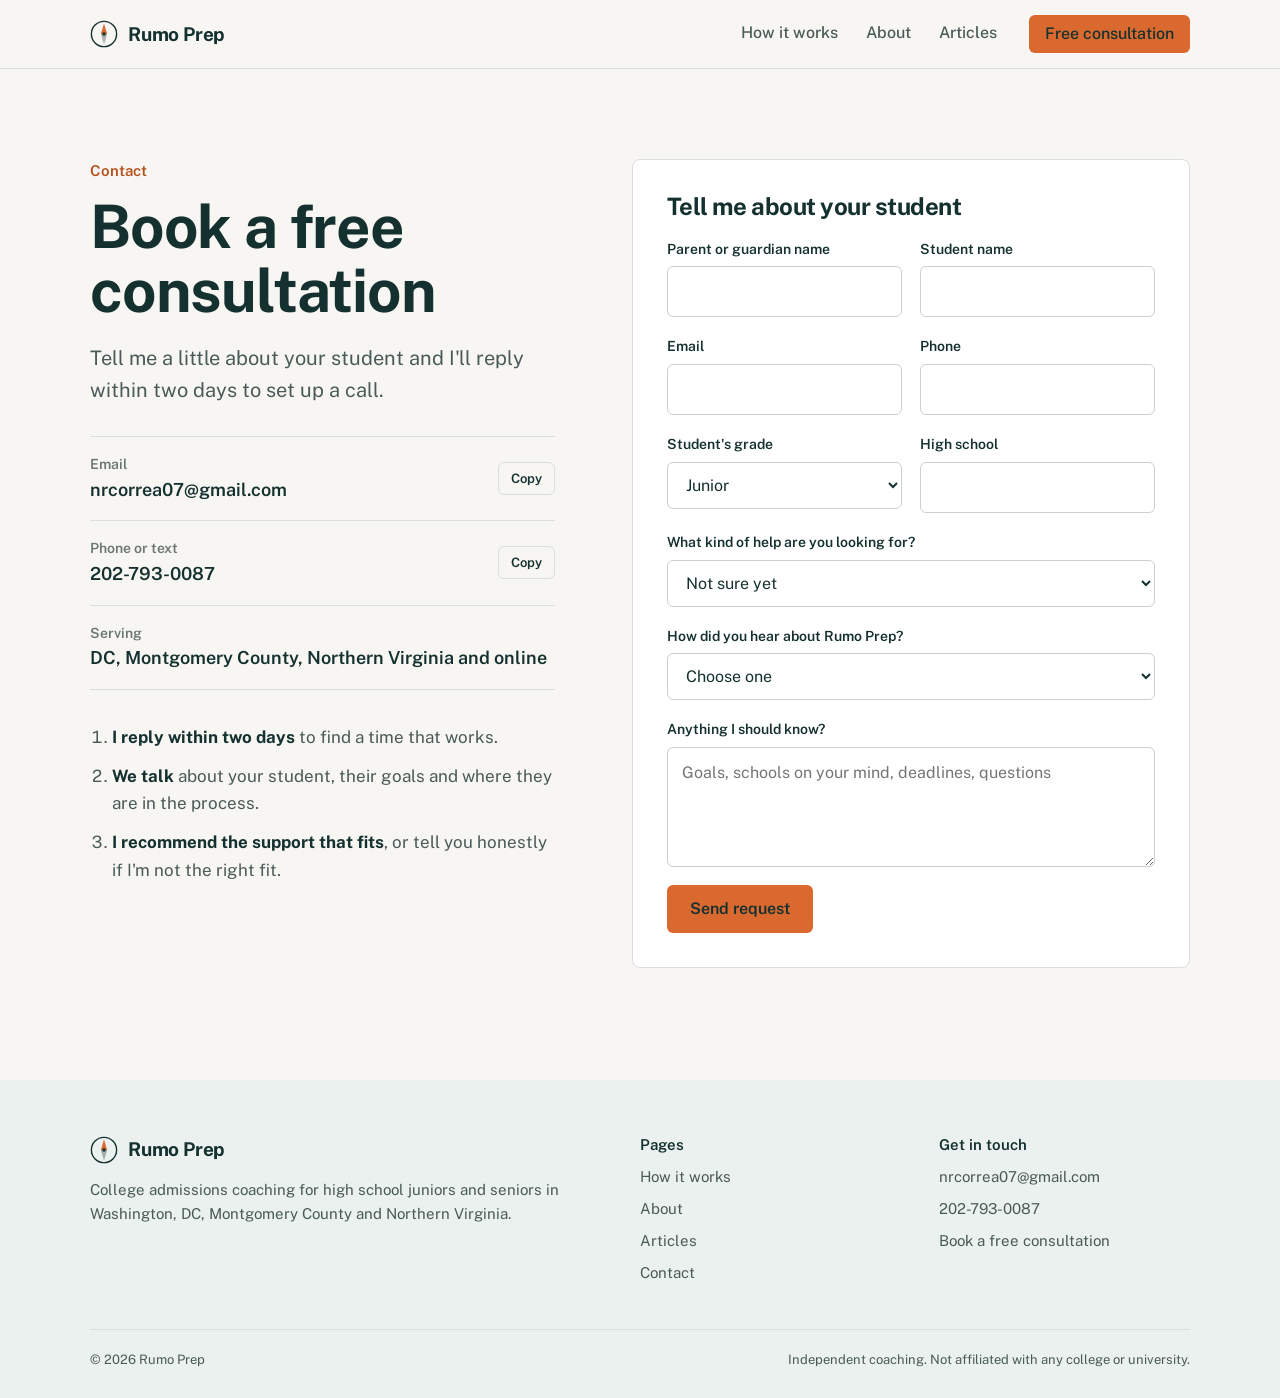
<file: contact.html>
<!doctype html>
<html lang="en">
<head>
<meta charset="utf-8">
<meta name="viewport" content="width=device-width, initial-scale=1">
<title>Book a Free Consultation | Rumo Prep</title>
<meta name="description" content="Book a free college admissions consultation with Rumo Prep. Serving families in Washington, DC, Montgomery County, Northern Virginia and online.">
<meta name="theme-color" content="#14302F">
<link rel="icon" href="favicon.svg" type="image/svg+xml">
<meta property="og:type" content="website">
<meta property="og:title" content="Book a Free Consultation | Rumo Prep">
<meta property="og:description" content="Tell me about your student and I'll reply within two days to set up a call.">
<meta property="og:image" content="https://rumoprep.com/images/social.jpg">
<link rel="preconnect" href="https://fonts.googleapis.com">
<link rel="preconnect" href="https://fonts.gstatic.com" crossorigin>
<link rel="stylesheet" href="https://fonts.googleapis.com/css2?family=Public+Sans:ital,wght@0,400..800;1,400..700&display=swap">
<link rel="stylesheet" href="style.css?v=9">
<script src="main.js?v=3" defer></script>
</head>
<body>
<a class="skip" href="#main">Skip to content</a>

<header class="site">
  <div class="wrap bar">
    <a class="brand" href="index.html" aria-label="Rumo Prep home">
      <svg viewBox="0 0 40 40" aria-hidden="true"><circle cx="20" cy="20" r="18" fill="none" stroke="currentColor" stroke-width="2"/><polygon class="needle" points="20,5 24.5,20 15.5,20"/><polygon points="20,35 24.5,20 15.5,20" fill="currentColor" opacity=".35"/><circle cx="20" cy="20" r="2.4" fill="currentColor"/></svg>
      Rumo Prep
    </a>
    <button class="menu-btn" type="button" aria-expanded="false" aria-controls="nav">Menu</button>
    <nav class="main" id="nav" aria-label="Main">
      <a href="how-it-works.html">How it works</a>
      <a href="about.html">About</a>
      <a href="articles.html">Articles</a>
      <a href="contact.html" class="btn btn-solid" aria-current="page">Free consultation</a>
    </nav>
  </div>
</header>

<main id="main">
  <section class="sec" style="padding-top:clamp(52px,7vw,92px)">
    <div class="wrap contact-grid">
      <div>
        <p class="kicker">Contact</p>
        <h1 class="page-title" style="font-size:clamp(38px,5vw,60px)">Book a free consultation</h1>
        <p class="lead" style="margin-top:18px">Tell me a little about your student and I'll reply within two days to set up a call.</p>
        <ul class="reach">
          <li><div><b>Email</b><a data-site="email" href="mailto:nrcorrea07@gmail.com">nrcorrea07@gmail.com</a></div><button class="copy" type="button" data-copy="email">Copy</button></li>
          <li><div><b>Phone or text</b><a data-site="phone" href="tel:+12027930087">202-793-0087</a></div><button class="copy" type="button" data-copy="phone">Copy</button></li>
          <li><div><b>Serving</b><span>DC, Montgomery County, Northern Virginia and online</span></div></li>
        </ul>
        <ol class="next">
          <li><b>I reply within two days</b> to find a time that works.</li>
          <li><b>We talk</b> about your student, their goals and where they are in the process.</li>
          <li><b>I recommend the support that fits</b>, or tell you honestly if I'm not the right fit.</li>
        </ol>
      </div>

      <!-- The form sends through Formspree. Add your Formspree code in main.js (formspreeId). -->
      <form id="contact-form" novalidate>
        <h2>Tell me about your student</h2>
        <input type="hidden" name="_subject" value="New consultation request from rumoprep.com">
        <label class="hp" aria-hidden="true">Leave this empty<input name="_gotcha" tabindex="-1" autocomplete="off"></label>
        <label>Parent or guardian name<input name="parent" autocomplete="name" required></label>
        <label>Student name<input name="student"></label>
        <label>Email<input name="email" type="email" autocomplete="email" required></label>
        <label>Phone<input name="phone" type="tel" autocomplete="tel"></label>
        <label>Student's grade<select name="grade"><option>Sophomore</option><option selected>Junior</option><option>Senior</option><option>Transfer student</option></select></label>
        <label>High school<input name="school"></label>
        <label class="full">What kind of help are you looking for?<select name="plan"><option>Not sure yet</option><option>Junior year planning</option><option>Full application support</option><option>Essay review</option></select></label>
        <label class="full">How did you hear about Rumo Prep?<select name="source"><option>Choose one</option><option>Met you in person</option><option>A friend or family member</option><option>School or PTA</option><option>Community group or place of worship</option><option>Online search</option><option>Social media</option><option>Other</option></select></label>
        <label class="full">Anything I should know?<textarea name="message" placeholder="Goals, schools on your mind, deadlines, questions"></textarea></label>
        <div class="full"><button class="btn btn-solid" type="submit">Send request</button></div>
        <p class="sent" id="form-status" role="status" hidden></p>
      </form>
    </div>
  </section>
</main>

<footer class="site">
  <div class="wrap">
    <div class="foot">
      <div>
        <a class="brand" href="index.html"><svg viewBox="0 0 40 40" aria-hidden="true"><circle cx="20" cy="20" r="18" fill="none" stroke="currentColor" stroke-width="2"/><polygon class="needle" points="20,5 24.5,20 15.5,20"/><polygon points="20,35 24.5,20 15.5,20" fill="currentColor" opacity=".35"/><circle cx="20" cy="20" r="2.4" fill="currentColor"/></svg>Rumo Prep</a>
        <p>College admissions coaching for high school juniors and seniors in Washington, DC, Montgomery County and Northern Virginia.</p>
      </div>
      <div><h4>Pages</h4><ul><li><a href="how-it-works.html">How it works</a></li><li><a href="about.html">About</a></li><li><a href="articles.html">Articles</a></li><li><a href="contact.html">Contact</a></li></ul></div>
      <div><h4>Get in touch</h4><ul><li><a data-site="email" href="mailto:nrcorrea07@gmail.com">nrcorrea07@gmail.com</a></li><li><a data-site="phone" href="tel:+12027930087">202-793-0087</a></li><li><a href="contact.html">Book a free consultation</a></li></ul></div>
    </div>
    <div class="foot-base"><span>© <span data-year>2026</span> Rumo Prep</span><span>Independent coaching. Not affiliated with any college or university.</span></div>
  </div>
</footer>
</body>
</html>
</file>
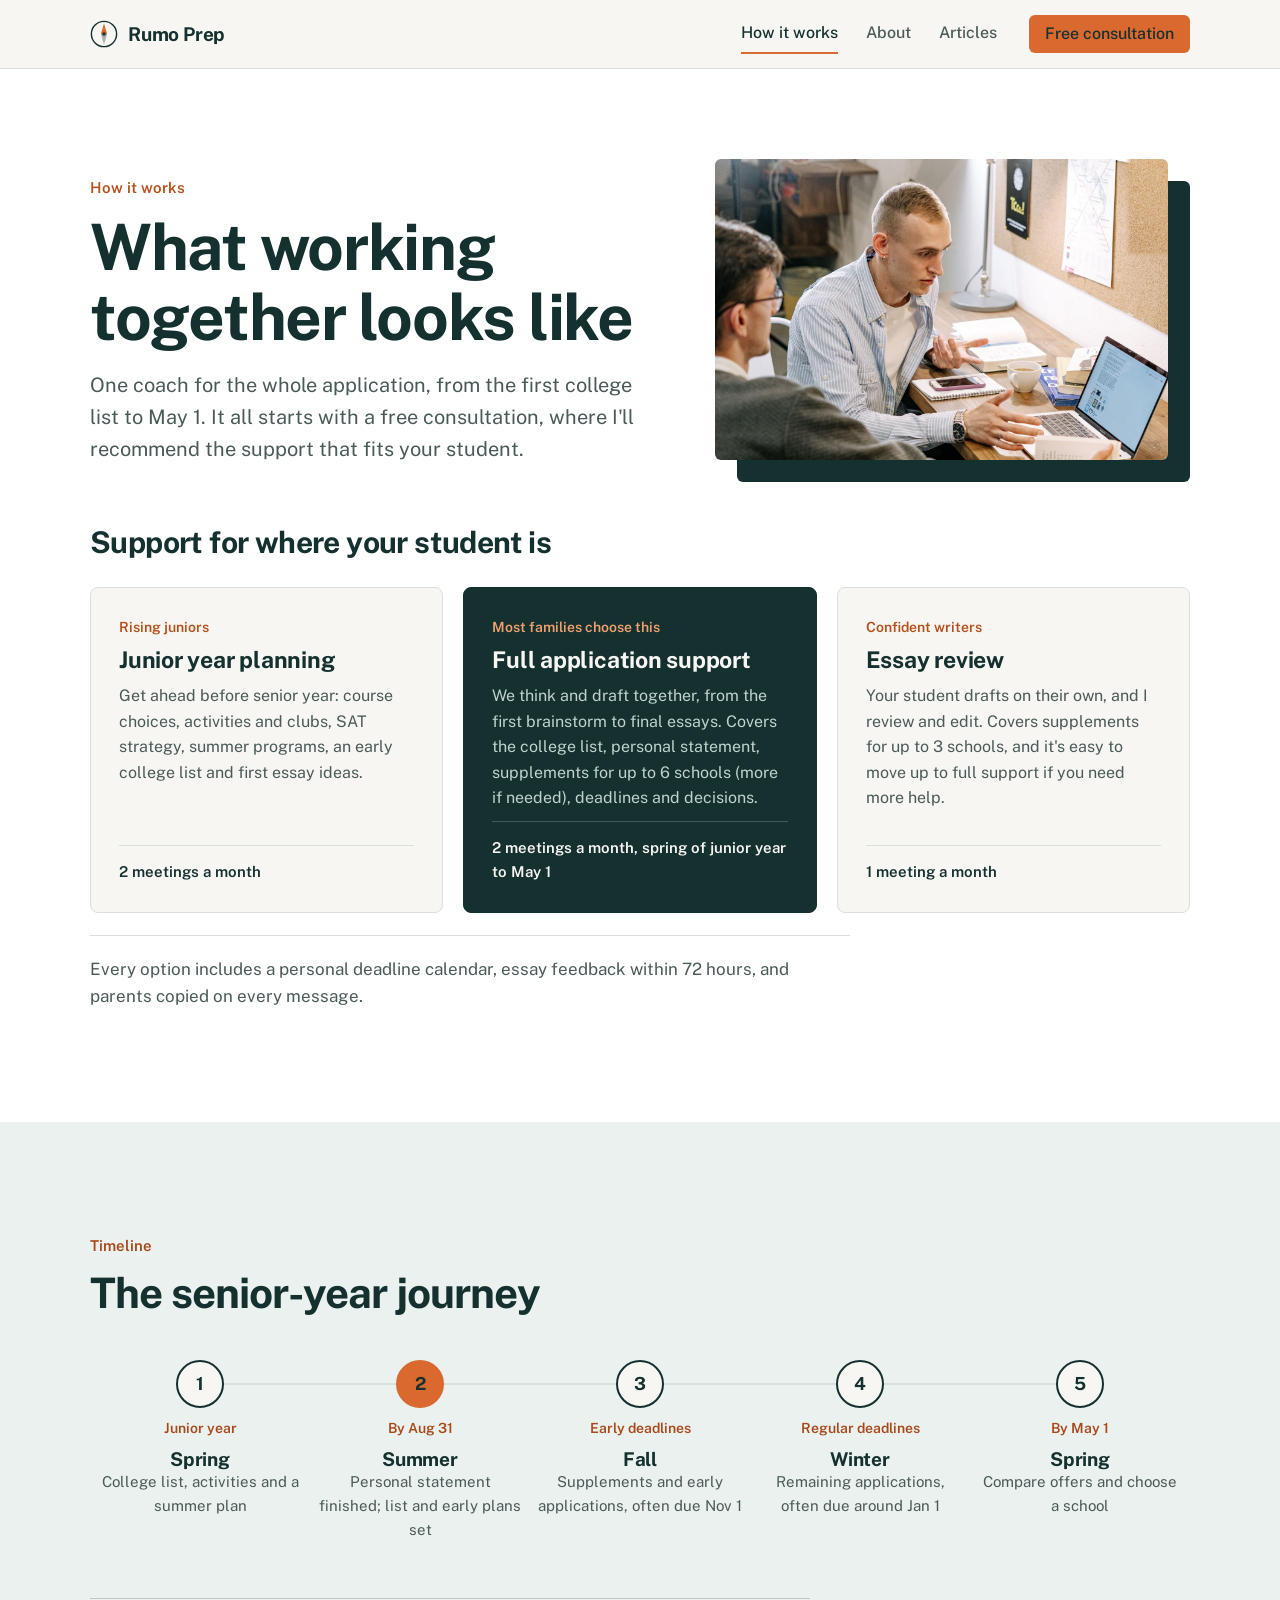
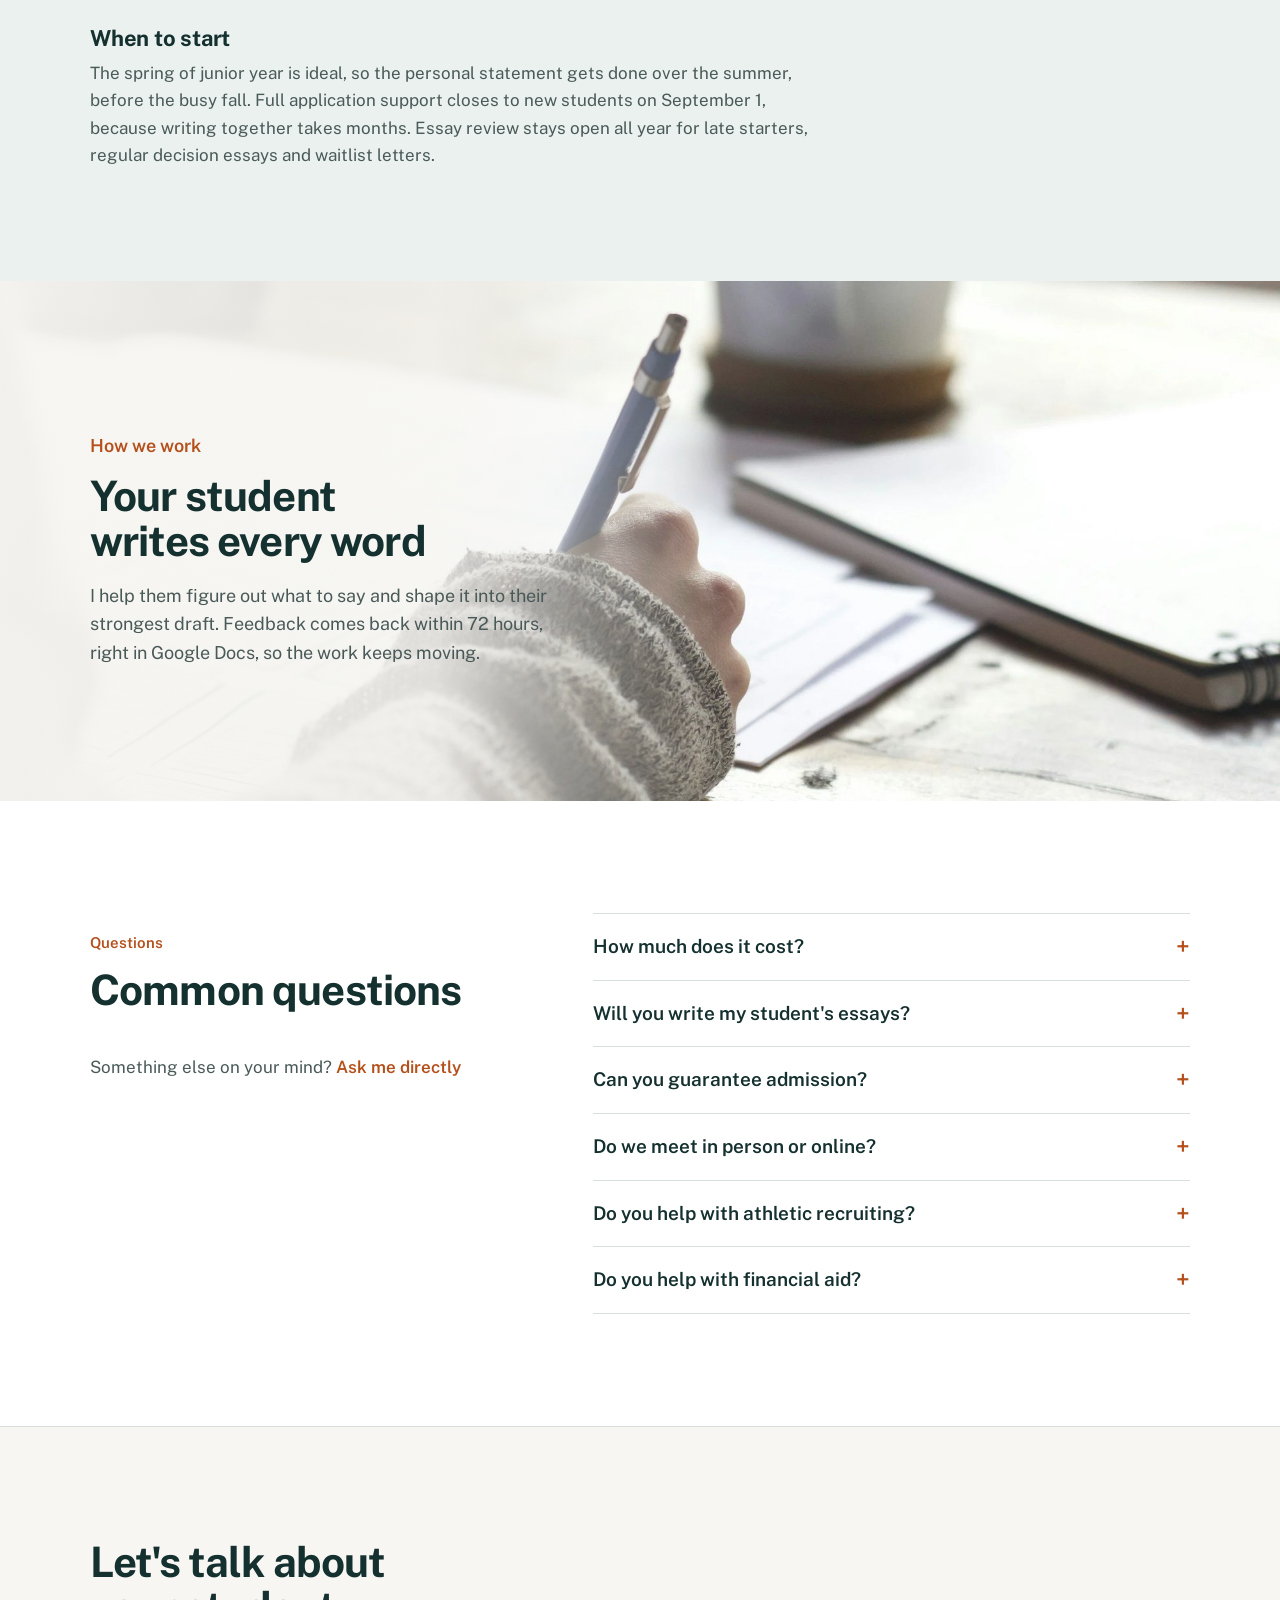
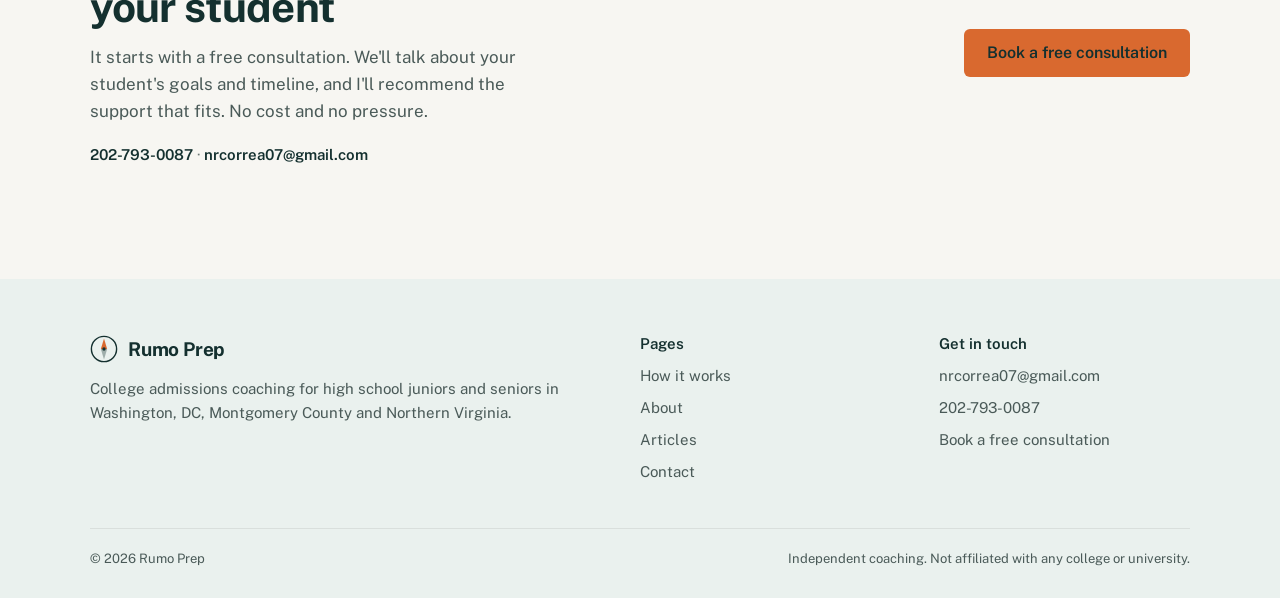
<file: how-it-works.html>
<!doctype html>
<html lang="en">
<head>
<meta charset="utf-8">
<meta name="viewport" content="width=device-width, initial-scale=1">
<title>How It Works | Rumo Prep</title>
<meta name="description" content="How college admissions coaching with Rumo Prep works: support for juniors and seniors in the DC area, from the first college list to May 1. Starts with a free consultation.">
<meta name="theme-color" content="#14302F">
<link rel="icon" href="favicon.svg" type="image/svg+xml">
<meta property="og:type" content="website">
<meta property="og:title" content="How It Works | Rumo Prep">
<meta property="og:description" content="One coach for the whole application, from the first college list to May 1.">
<meta property="og:image" content="https://rumoprep.com/images/social.jpg">
<link rel="preconnect" href="https://fonts.googleapis.com">
<link rel="preconnect" href="https://fonts.gstatic.com" crossorigin>
<link rel="stylesheet" href="https://fonts.googleapis.com/css2?family=Public+Sans:ital,wght@0,400..800;1,400..700&display=swap">
<link rel="stylesheet" href="style.css?v=9">
<script src="main.js?v=3" defer></script>
</head>
<body>
<a class="skip" href="#main">Skip to content</a>

<header class="site">
  <div class="wrap bar">
    <a class="brand" href="index.html" aria-label="Rumo Prep home">
      <svg viewBox="0 0 40 40" aria-hidden="true"><circle cx="20" cy="20" r="18" fill="none" stroke="currentColor" stroke-width="2"/><polygon class="needle" points="20,5 24.5,20 15.5,20"/><polygon points="20,35 24.5,20 15.5,20" fill="currentColor" opacity=".35"/><circle cx="20" cy="20" r="2.4" fill="currentColor"/></svg>
      Rumo Prep
    </a>
    <button class="menu-btn" type="button" aria-expanded="false" aria-controls="nav">Menu</button>
    <nav class="main" id="nav" aria-label="Main">
      <a href="how-it-works.html" aria-current="page">How it works</a>
      <a href="about.html">About</a>
      <a href="articles.html">Articles</a>
      <a href="contact.html" class="btn btn-solid">Free consultation</a>
    </nav>
  </div>
</header>

<main id="main">
  <section class="page-head light-band">
    <div class="wrap head-split">
      <div>
        <p class="kicker">How it works</p>
        <h1>What working together looks like</h1>
        <p class="lead">One coach for the whole application, from the first college list to May 1. It all starts with a free consultation, where I'll recommend the support that fits your student.</p>
      </div>
      <figure><img src="images/working-together.jpg" alt="Two people talking through work on a laptop at a desk with books and coffee" width="1500" height="1000" fetchpriority="high"></figure>
    </div>
  </section>

  <section class="light-band" style="padding-bottom:clamp(64px,9vw,112px)">
    <div class="wrap">
      <h2 style="font-size:clamp(24px,2.6vw,30px)">Support for where your student is</h2>
      <div class="ways">
        <div>
          <p class="who">Rising juniors</p>
          <h3>Junior year planning</h3>
          <p>Get ahead before senior year: course choices, activities and clubs, SAT strategy, summer programs, an early college list and first essay ideas.</p>
          <p class="cadence">2 meetings a month</p>
        </div>
        <div class="pick">
          <p class="who">Most families choose this</p>
          <h3>Full application support</h3>
          <p>We think and draft together, from the first brainstorm to final essays. Covers the college list, personal statement, supplements for up to 6 schools (more if needed), deadlines and decisions.</p>
          <p class="cadence">2 meetings a month, spring of junior year to May 1</p>
        </div>
        <div>
          <p class="who">Confident writers</p>
          <h3>Essay review</h3>
          <p>Your student drafts on their own, and I review and edit. Covers supplements for up to 3 schools, and it's easy to move up to full support if you need more help.</p>
          <p class="cadence">1 meeting a month</p>
        </div>
      </div>
      <p class="note">Every option includes a personal deadline calendar, essay feedback within 72 hours, and parents copied on every message.</p>
    </div>
  </section>

  <section class="sec sage pine-dark">
    <div class="wrap">
      <p class="kicker">Timeline</p>
      <h2 style="margin-bottom:44px">The senior-year journey</h2>
      <div class="journey">
        <div class="stop"><div class="dot">1</div><div><span class="when">Junior year</span><h3>Spring</h3><p>College list, activities and a summer plan</p></div></div>
        <div class="stop key"><div class="dot">2</div><div><span class="when">By Aug 31</span><h3>Summer</h3><p>Personal statement finished; list and early plans set</p></div></div>
        <div class="stop"><div class="dot">3</div><div><span class="when">Early deadlines</span><h3>Fall</h3><p>Supplements and early applications, often due Nov 1</p></div></div>
        <div class="stop"><div class="dot">4</div><div><span class="when">Regular deadlines</span><h3>Winter</h3><p>Remaining applications, often due around Jan 1</p></div></div>
        <div class="stop"><div class="dot">5</div><div><span class="when">By May 1</span><h3>Spring</h3><p>Compare offers and choose a school</p></div></div>
      </div>
      <div class="when-start">
        <h3>When to start</h3>
        <p>The spring of junior year is ideal, so the personal statement gets done over the summer, before the busy fall. Full application support closes to new students on September 1, because writing together takes months. Essay review stays open all year for late starters, regular decision essays and waitlist letters.</p>
      </div>
    </div>
  </section>

  <!-- PHOTO BAND (light version; styles at the end of style.css) -->
  <section class="photo-band photo-band-light">
    <img src="images/writing-desk.jpg" alt="A hand writing notes with a pen at a wooden table, beside a coffee mug and a notebook" width="2000" height="1334" loading="lazy">
    <div class="wrap">
      <p class="kicker">How we work</p>
      <h2>Your student writes every word</h2>
      <p>I help them figure out what to say and shape it into their strongest draft. Feedback comes back within 72 hours, right in Google Docs, so the work keeps moving.</p>
    </div>
  </section>

  <section class="sec white-light">
    <div class="wrap split">
      <div class="side">
        <p class="kicker">Questions</p>
        <h2>Common questions</h2>
        <p class="muted">Something else on your mind? <a class="more" href="contact.html">Ask me directly</a></p>
      </div>
      <div class="faq">
        <details><summary>How much does it cost?</summary><p>Coaching is priced per year, not by the hour, so there are no surprise bills. The cost depends on the support your student needs, and I'll walk you through it in the free consultation.</p></details>
        <details><summary>Will you write my student's essays?</summary><p>No. Your student writes every word. I help brainstorm, structure and give detailed feedback, which is what professional ethics guidelines for college counselors call for.</p></details>
        <details><summary>Can you guarantee admission?</summary><p>No one honestly can. I can help your student put forward the strongest, clearest application they're capable of.</p></details>
        <details><summary>Do we meet in person or online?</summary><p>Most meetings are on video, which keeps scheduling easy. In-person meetings in the DC area are possible during school breaks.</p></details>
        <details><summary>Do you help with athletic recruiting?</summary><p>No. Athletes are welcome for the standard academic application, but recruiting, coach outreach and NCAA questions are outside what I offer.</p></details>
        <details><summary>Do you help with financial aid?</summary><p>I can explain the basics of the FAFSA and CSS Profile and help compare offers. For detailed financial aid planning, I'll point you to a specialist.</p></details>
      </div>
    </div>
  </section>

  <section class="cta cta-light sec">
    <div class="wrap">
      <div>
        <h2>Let's talk about your student</h2>
        <p>It starts with a free consultation. We'll talk about your student's goals and timeline, and I'll recommend the support that fits. No cost and no pressure.</p>
        <p class="reach-line"><a data-site="phone" href="tel:+12027930087">202-793-0087</a> · <a data-site="email" href="mailto:nrcorrea07@gmail.com">nrcorrea07@gmail.com</a></p>
      </div>
      <a class="btn btn-solid" href="contact.html">Book a free consultation</a>
    </div>
  </section>
</main>

<footer class="site">
  <div class="wrap">
    <div class="foot">
      <div>
        <a class="brand" href="index.html"><svg viewBox="0 0 40 40" aria-hidden="true"><circle cx="20" cy="20" r="18" fill="none" stroke="currentColor" stroke-width="2"/><polygon class="needle" points="20,5 24.5,20 15.5,20"/><polygon points="20,35 24.5,20 15.5,20" fill="currentColor" opacity=".35"/><circle cx="20" cy="20" r="2.4" fill="currentColor"/></svg>Rumo Prep</a>
        <p>College admissions coaching for high school juniors and seniors in Washington, DC, Montgomery County and Northern Virginia.</p>
      </div>
      <div><h4>Pages</h4><ul><li><a href="how-it-works.html">How it works</a></li><li><a href="about.html">About</a></li><li><a href="articles.html">Articles</a></li><li><a href="contact.html">Contact</a></li></ul></div>
      <div><h4>Get in touch</h4><ul><li><a data-site="email" href="mailto:nrcorrea07@gmail.com">nrcorrea07@gmail.com</a></li><li><a data-site="phone" href="tel:+12027930087">202-793-0087</a></li><li><a href="contact.html">Book a free consultation</a></li></ul></div>
    </div>
    <div class="foot-base"><span>© <span data-year>2026</span> Rumo Prep</span><span>Independent coaching. Not affiliated with any college or university.</span></div>
  </div>
</footer>
</body>
</html>
</file>
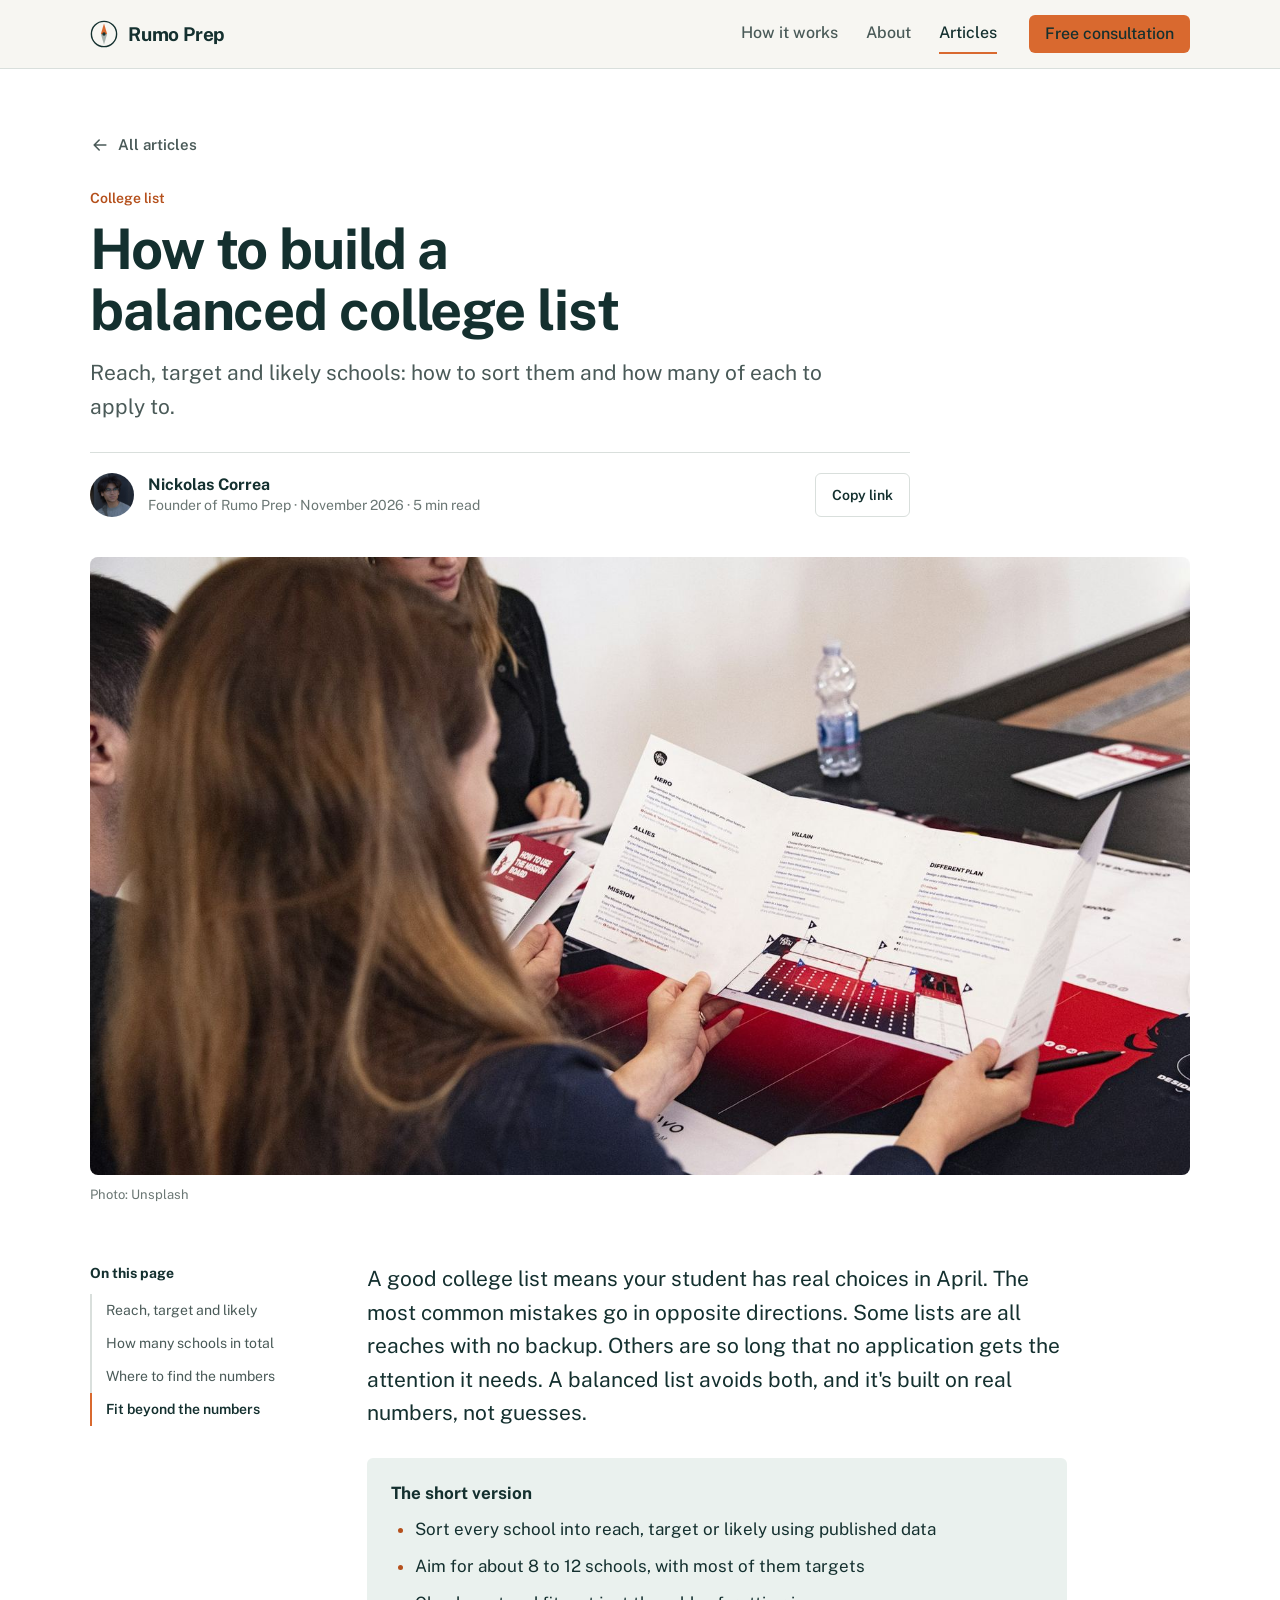
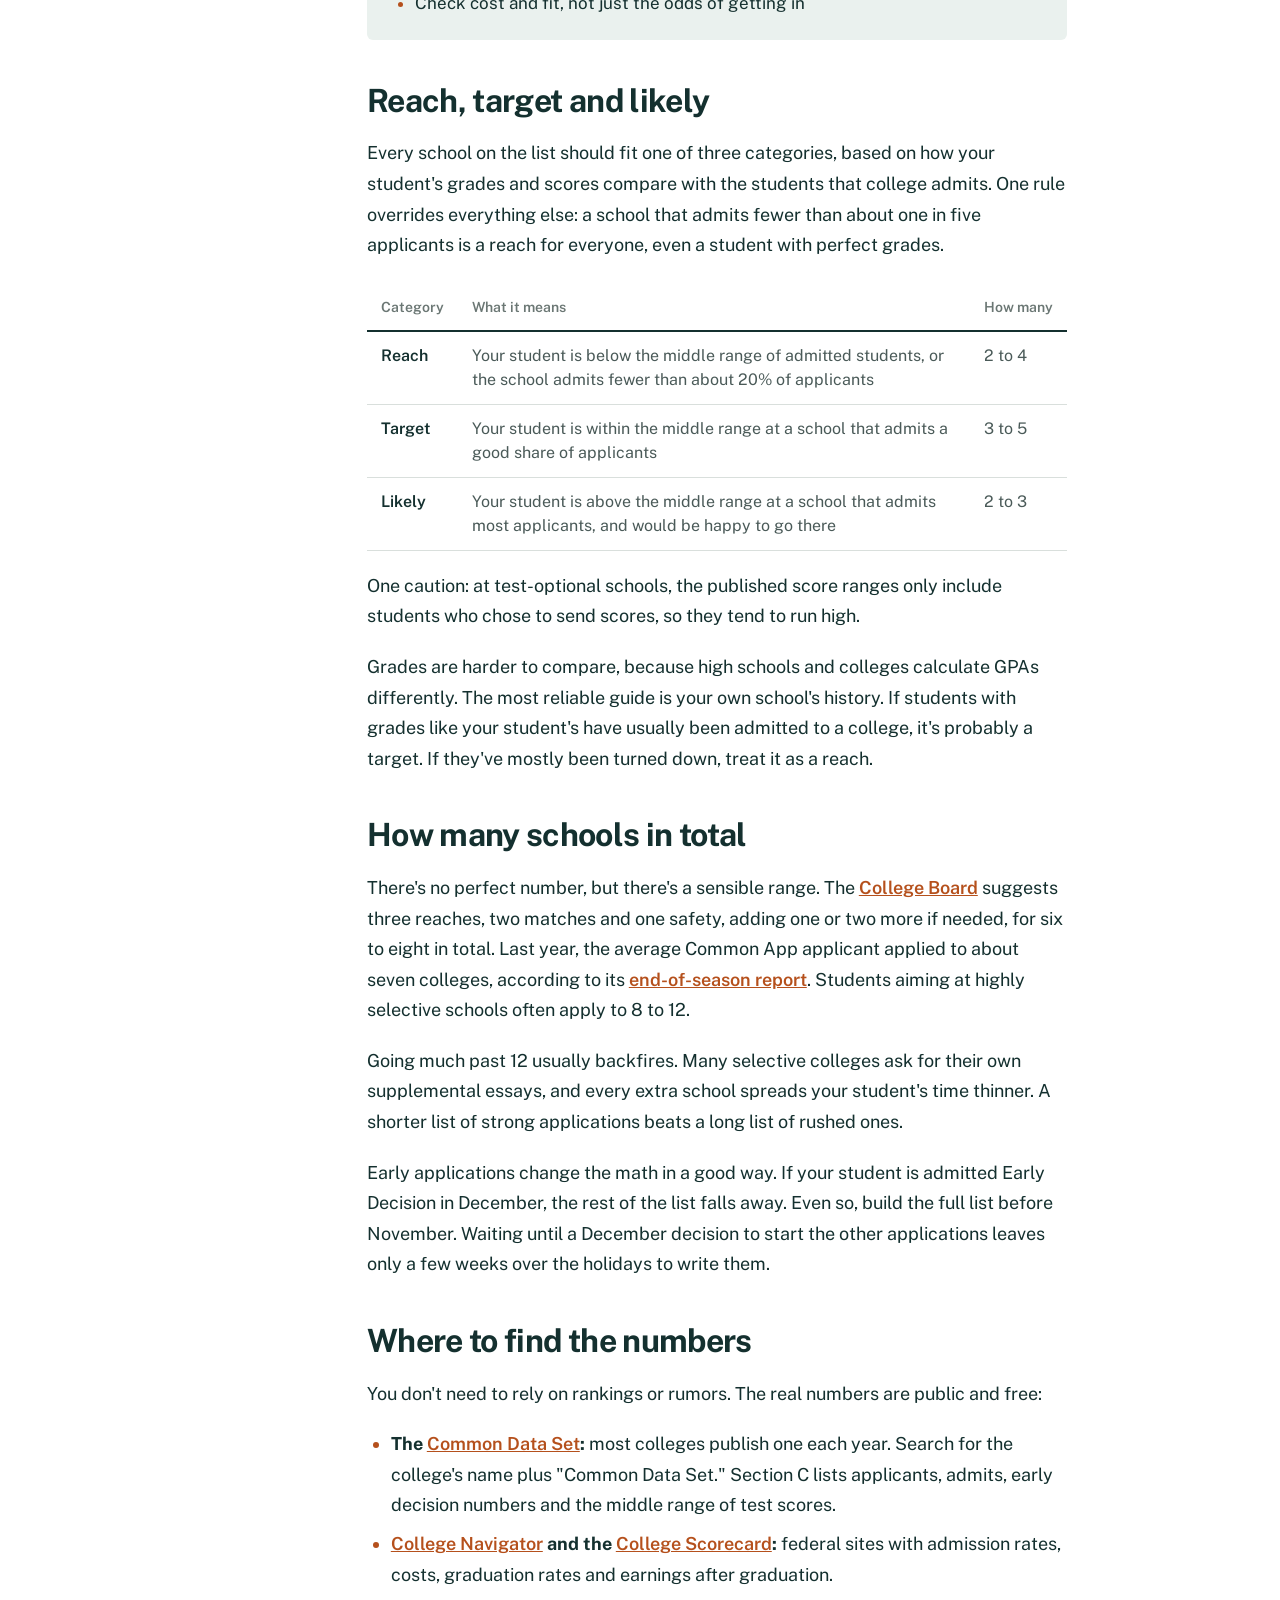
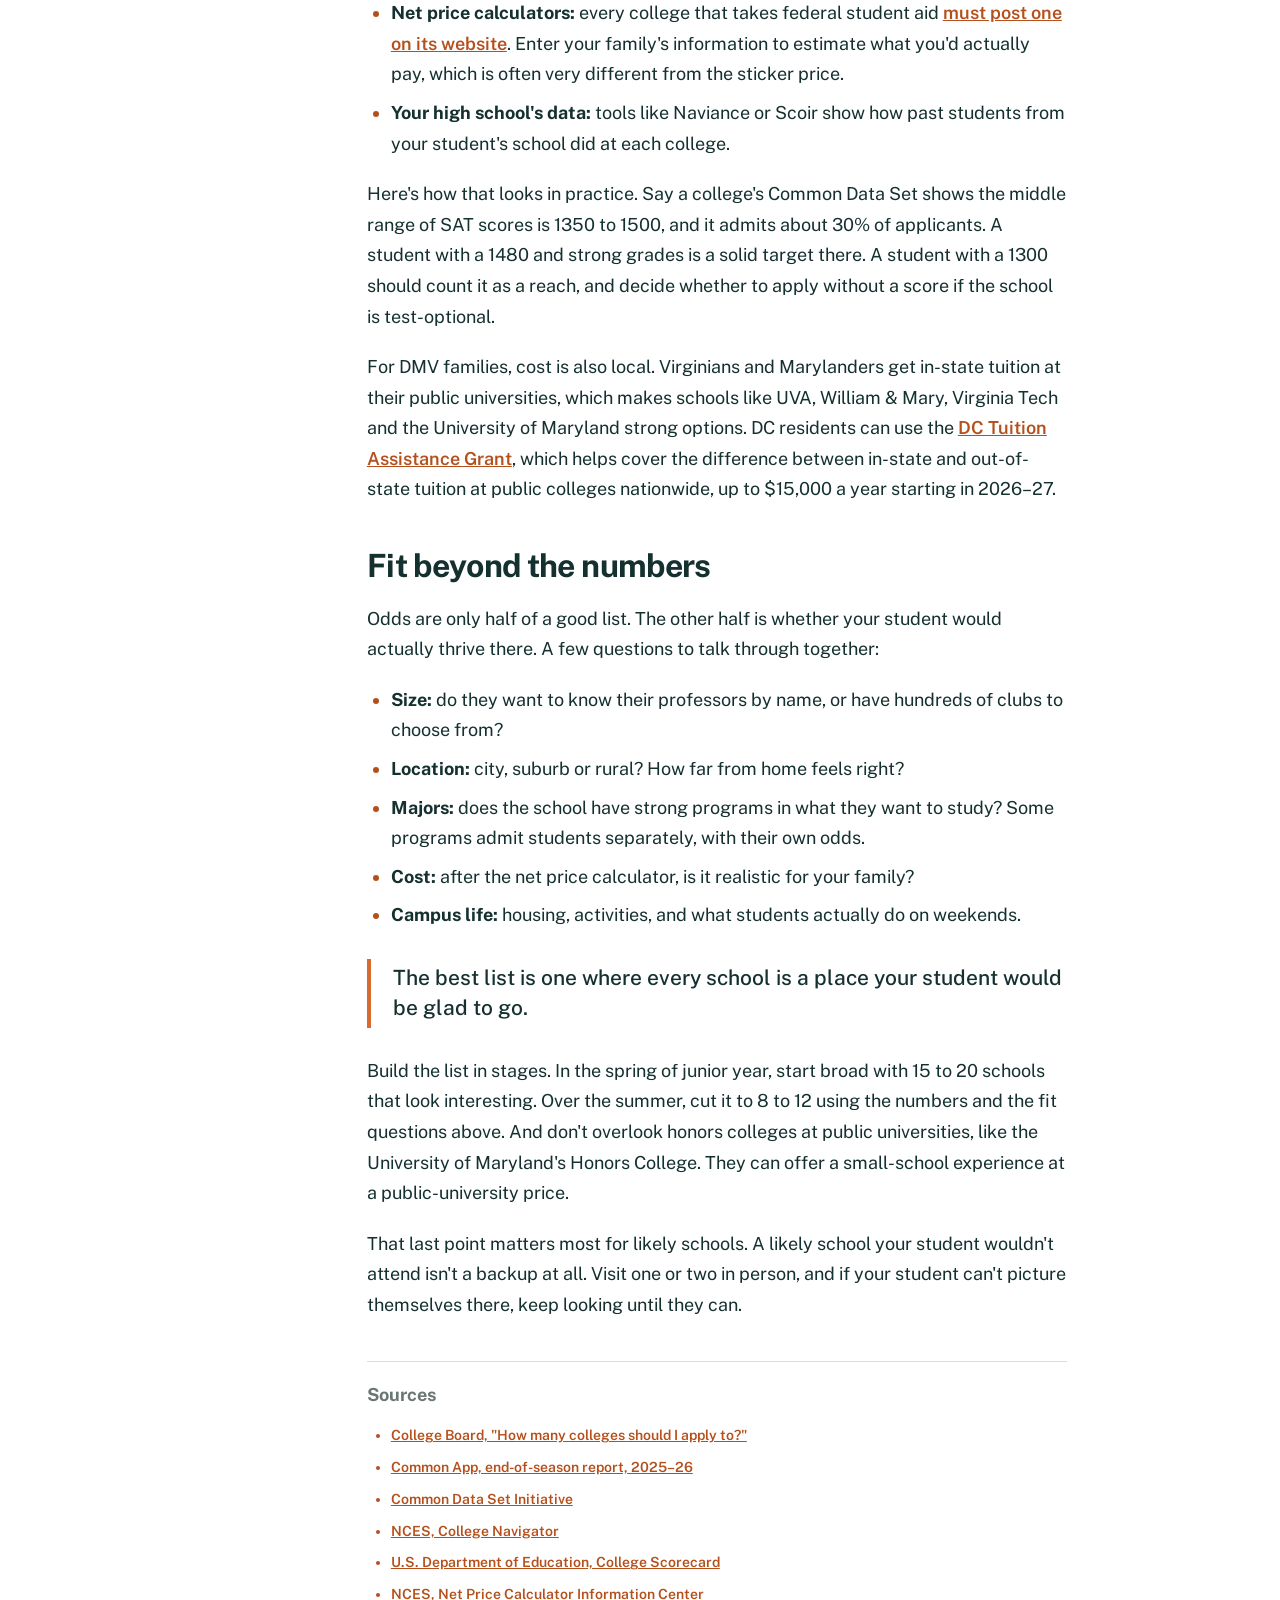
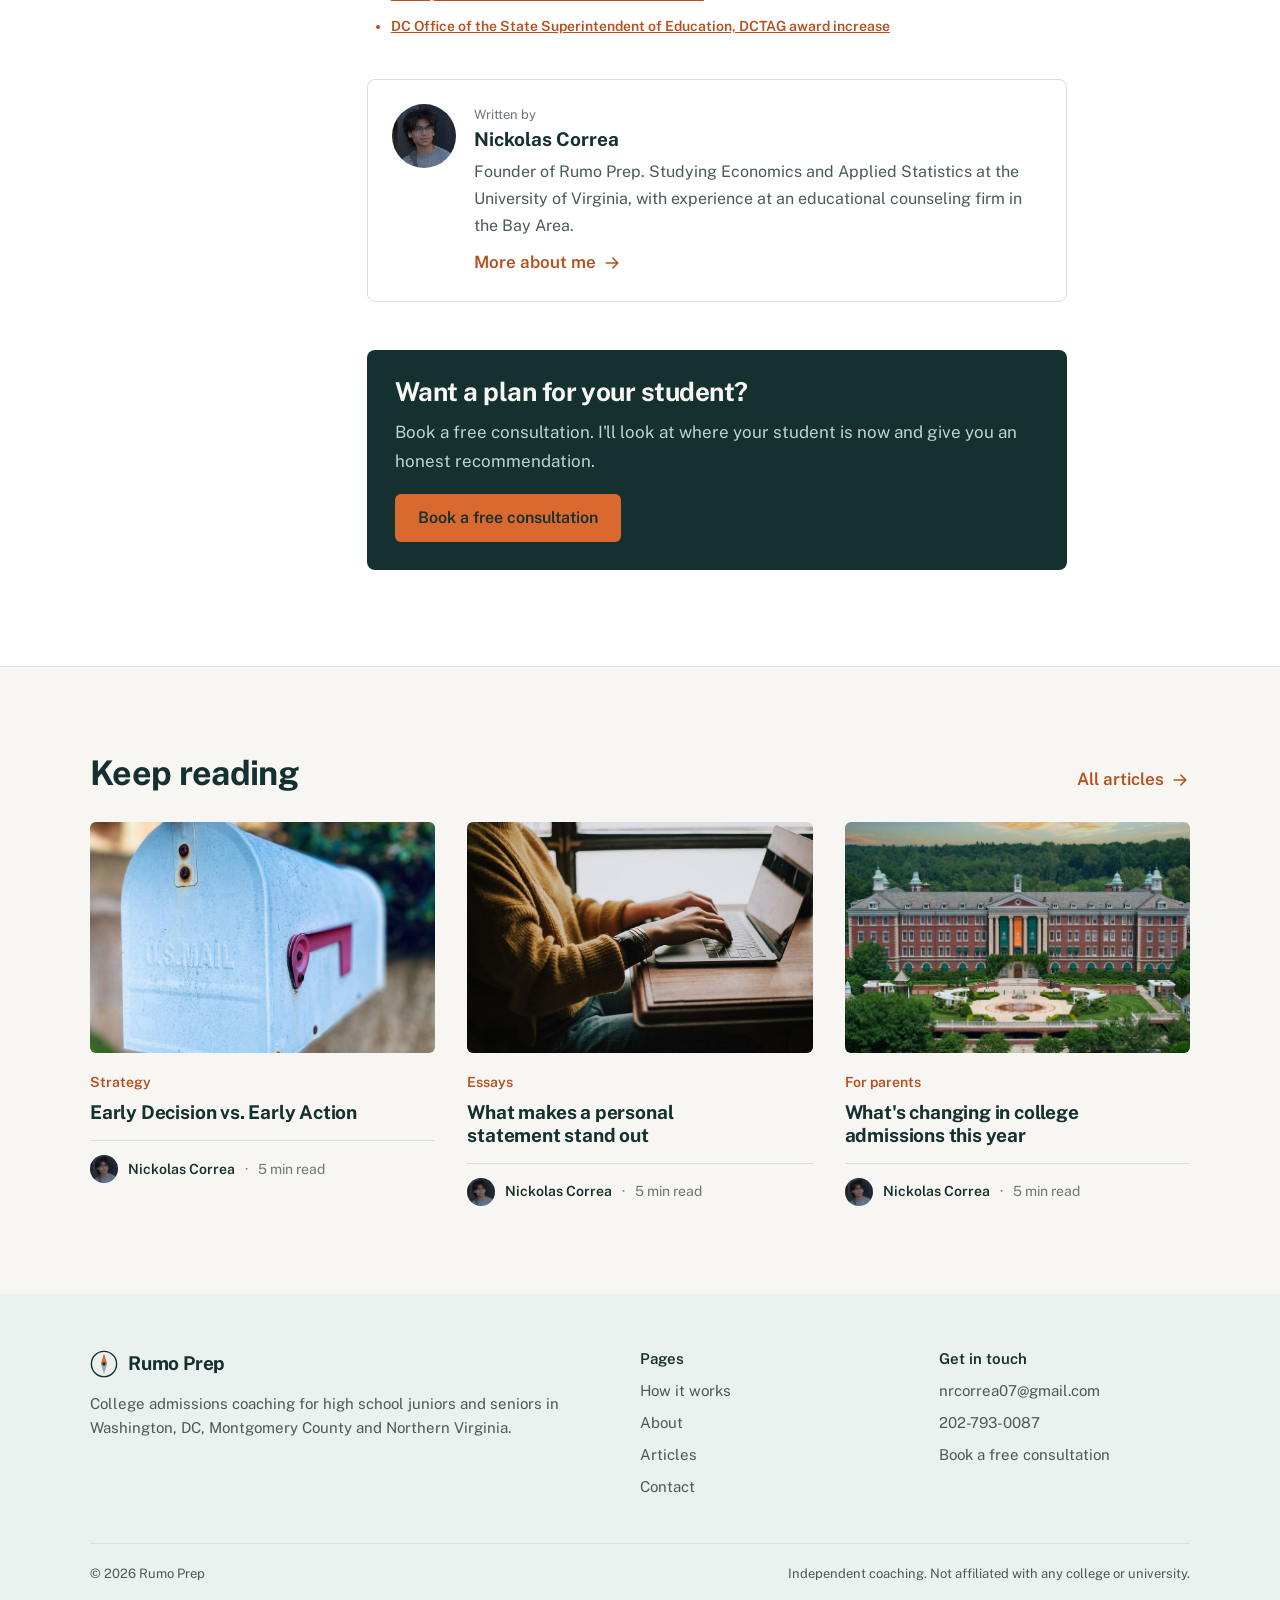
<file: articles/balanced-college-list.html>
<!doctype html>
<html lang="en">
<head>
<meta charset="utf-8">
<meta name="viewport" content="width=device-width, initial-scale=1">
<!--
  ARTICLE: How to build a balanced college list
  Written November 2026. Facts were checked against the sources listed at the end of the article.
  Testing policies, deadlines and dates change every year, so re-check them before each new cycle.
  To edit: change the text in "prose". If you rename a section heading, update its link in
  "On this page" too (they share an id). If the read time changes, update it in the byline,
  on this article's card in articles.html, and in the "Keep reading" cards on the other articles.
-->

<title>How to build a balanced college list | Rumo Prep</title>
<meta name="description" content="Reach, target and likely schools: how to sort them and how many of each to apply to.">
<meta name="theme-color" content="#14302F">
<link rel="icon" href="../favicon.svg" type="image/svg+xml">
<meta property="og:type" content="article">
<meta property="og:title" content="How to build a balanced college list">
<meta property="og:description" content="Reach, target and likely schools: how to sort them and how many of each to apply to.">
<meta property="og:image" content="https://rumoprep.com/images/articles/balanced-college-list-hero.jpg">
<link rel="preconnect" href="https://fonts.googleapis.com">
<link rel="preconnect" href="https://fonts.gstatic.com" crossorigin>
<link rel="stylesheet" href="https://fonts.googleapis.com/css2?family=Public+Sans:ital,wght@0,400..800;1,400..700&display=swap">
<link rel="stylesheet" href="../style.css?v=9">
<script src="../main.js?v=3" defer></script>
</head>
<body>
<a class="skip" href="#main">Skip to content</a>

<header class="site">
  <div class="wrap bar">
    <a class="brand" href="../index.html" aria-label="Rumo Prep home">
      <svg viewBox="0 0 40 40" aria-hidden="true"><circle cx="20" cy="20" r="18" fill="none" stroke="currentColor" stroke-width="2"/><polygon class="needle" points="20,5 24.5,20 15.5,20"/><polygon points="20,35 24.5,20 15.5,20" fill="currentColor" opacity=".35"/><circle cx="20" cy="20" r="2.4" fill="currentColor"/></svg>
      Rumo Prep
    </a>
    <button class="menu-btn" type="button" aria-expanded="false" aria-controls="nav">Menu</button>
    <nav class="main" id="nav" aria-label="Main">
      <a href="../how-it-works.html">How it works</a>
      <a href="../about.html">About</a>
      <a href="../articles.html" aria-current="page">Articles</a>
      <a href="../contact.html" class="btn btn-solid">Free consultation</a>
    </nav>
  </div>
</header>

<main id="main" class="post-page light-band">
  <article>
    <header class="wrap post-head">
      <a class="back" href="../articles.html"><svg class="icon"><use href="#i-back"/></svg>All articles</a>
      <p class="post-cat">College list</p>
      <h1>How to build a balanced college list</h1>
      <p class="dek">Reach, target and likely schools: how to sort them and how many of each to apply to.</p>
      <div class="post-meta">
        <img class="avatar" src="../images/avatar.jpg?v=2" alt="" width="240" height="240">
        <p><b>Nickolas Correa</b><span>Founder of Rumo Prep · November 2026 · 5 min read</span></p>
        <button class="copy-link" type="button" data-copy-link>Copy link</button>
      </div>
    </header>

    <figure class="wrap post-hero">
      <img src="../images/articles/balanced-college-list-hero.jpg" alt="A student reading through brochures at a table" width="1600" height="900" fetchpriority="high">
      <figcaption>Photo: Unsplash</figcaption>
    </figure>

    <div class="wrap post-body">
      <nav class="toc" aria-label="On this page">
        <p>On this page</p>
        <ol>
          <li><a href="#categories">Reach, target and likely</a></li>
          <li><a href="#how-many">How many schools in total</a></li>
          <li><a href="#numbers">Where to find the numbers</a></li>
          <li><a href="#fit">Fit beyond the numbers</a></li>
        </ol>
      </nav>

      <div class="prose">
        <p class="lead-p">A good college list means your student has real choices in April. The most common mistakes go in opposite directions. Some lists are all reaches with no backup. Others are so long that no application gets the attention it needs. A balanced list avoids both, and it's built on real numbers, not guesses.</p>

        <div class="callout">
          <b>The short version</b>
          <ul><li>Sort every school into reach, target or likely using published data</li><li>Aim for about 8 to 12 schools, with most of them targets</li><li>Check cost and fit, not just the odds of getting in</li></ul>
        </div>

        <h2 id="categories">Reach, target and likely</h2>
        <p>Every school on the list should fit one of three categories, based on how your student's grades and scores compare with the students that college admits. One rule overrides everything else: a school that admits fewer than about one in five applicants is a reach for everyone, even a student with perfect grades.</p>
        <div class="table-wrap"><table class="stack"><thead><tr><th scope="col">Category</th><th scope="col">What it means</th><th scope="col">How many</th></tr></thead><tbody><tr><th scope="row">Reach</th><td data-l="What it means">Your student is below the middle range of admitted students, or the school admits fewer than about 20% of applicants</td><td data-l="How many">2 to 4</td></tr><tr><th scope="row">Target</th><td data-l="What it means">Your student is within the middle range at a school that admits a good share of applicants</td><td data-l="How many">3 to 5</td></tr><tr><th scope="row">Likely</th><td data-l="What it means">Your student is above the middle range at a school that admits most applicants, and would be happy to go there</td><td data-l="How many">2 to 3</td></tr></tbody></table></div>
        <p>One caution: at test-optional schools, the published score ranges only include students who chose to send scores, so they tend to run high.</p>
        <p>Grades are harder to compare, because high schools and colleges calculate GPAs differently. The most reliable guide is your own school's history. If students with grades like your student's have usually been admitted to a college, it's probably a target. If they've mostly been turned down, treat it as a reach.</p>
        <h2 id="how-many">How many schools in total</h2>
        <p>There's no perfect number, but there's a sensible range. The <a href="https://blog.collegeboard.org/how-many-colleges-should-i-apply-0">College Board</a> suggests three reaches, two matches and one safety, adding one or two more if needed, for six to eight in total. Last year, the average Common App applicant applied to about seven colleges, according to its <a href="https://www.commonapp.org/files/DAR/deadline-updates/2025-26/Common-App-End-of-Season-Report_25-26.pdf">end-of-season report</a>. Students aiming at highly selective schools often apply to 8 to 12.</p>
        <p>Going much past 12 usually backfires. Many selective colleges ask for their own supplemental essays, and every extra school spreads your student's time thinner. A shorter list of strong applications beats a long list of rushed ones.</p>
        <p>Early applications change the math in a good way. If your student is admitted Early Decision in December, the rest of the list falls away. Even so, build the full list before November. Waiting until a December decision to start the other applications leaves only a few weeks over the holidays to write them.</p>
        <h2 id="numbers">Where to find the numbers</h2>
        <p>You don't need to rely on rankings or rumors. The real numbers are public and free:</p>
        <ul><li><b>The <a href="https://commondataset.org/">Common Data Set</a>:</b> most colleges publish one each year. Search for the college's name plus "Common Data Set." Section C lists applicants, admits, early decision numbers and the middle range of test scores.</li><li><b><a href="https://nces.ed.gov/collegenavigator/">College Navigator</a> and the <a href="https://collegescorecard.ed.gov/">College Scorecard</a>:</b> federal sites with admission rates, costs, graduation rates and earnings after graduation.</li><li><b>Net price calculators:</b> every college that takes federal student aid <a href="https://nces.ed.gov/ipeds/report-your-data/resource-center-net-price">must post one on its website</a>. Enter your family's information to estimate what you'd actually pay, which is often very different from the sticker price.</li><li><b>Your high school's data:</b> tools like Naviance or Scoir show how past students from your student's school did at each college.</li></ul>
        <p>Here's how that looks in practice. Say a college's Common Data Set shows the middle range of SAT scores is 1350 to 1500, and it admits about 30% of applicants. A student with a 1480 and strong grades is a solid target there. A student with a 1300 should count it as a reach, and decide whether to apply without a score if the school is test-optional.</p>
        <p>For DMV families, cost is also local. Virginians and Marylanders get in-state tuition at their public universities, which makes schools like UVA, William & Mary, Virginia Tech and the University of Maryland strong options. DC residents can use the <a href="https://osse.dc.gov/release/mayor-bowser-celebrates-25-years-dctag-and-first-ever-increase-annual-award-10000-15000">DC Tuition Assistance Grant</a>, which helps cover the difference between in-state and out-of-state tuition at public colleges nationwide, up to $15,000 a year starting in 2026–27.</p>
        <h2 id="fit">Fit beyond the numbers</h2>
        <p>Odds are only half of a good list. The other half is whether your student would actually thrive there. A few questions to talk through together:</p>
        <ul><li><b>Size:</b> do they want to know their professors by name, or have hundreds of clubs to choose from?</li><li><b>Location:</b> city, suburb or rural? How far from home feels right?</li><li><b>Majors:</b> does the school have strong programs in what they want to study? Some programs admit students separately, with their own odds.</li><li><b>Cost:</b> after the net price calculator, is it realistic for your family?</li><li><b>Campus life:</b> housing, activities, and what students actually do on weekends.</li></ul>
        <blockquote>The best list is one where every school is a place your student would be glad to go.</blockquote>
        <p>Build the list in stages. In the spring of junior year, start broad with 15 to 20 schools that look interesting. Over the summer, cut it to 8 to 12 using the numbers and the fit questions above. And don't overlook honors colleges at public universities, like the University of Maryland's Honors College. They can offer a small-school experience at a public-university price.</p>
        <p>That last point matters most for likely schools. A likely school your student wouldn't attend isn't a backup at all. Visit one or two in person, and if your student can't picture themselves there, keep looking until they can.</p>

        <div class="sources">
          <p><b>Sources</b></p>
          <ul><li><a href="https://blog.collegeboard.org/how-many-colleges-should-i-apply-0">College Board, "How many colleges should I apply to?"</a></li><li><a href="https://www.commonapp.org/files/DAR/deadline-updates/2025-26/Common-App-End-of-Season-Report_25-26.pdf">Common App, end-of-season report, 2025–26</a></li><li><a href="https://commondataset.org/">Common Data Set Initiative</a></li><li><a href="https://nces.ed.gov/collegenavigator/">NCES, College Navigator</a></li><li><a href="https://collegescorecard.ed.gov/">U.S. Department of Education, College Scorecard</a></li><li><a href="https://nces.ed.gov/ipeds/report-your-data/resource-center-net-price">NCES, Net Price Calculator Information Center</a></li><li><a href="https://osse.dc.gov/release/mayor-bowser-celebrates-25-years-dctag-and-first-ever-increase-annual-award-10000-15000">DC Office of the State Superintendent of Education, DCTAG award increase</a></li></ul>
        </div>

        <div class="author-box">
          <img src="../images/avatar.jpg?v=2" alt="Nickolas Correa" width="240" height="240">
          <div>
            <p class="ab-label">Written by</p>
            <p class="ab-name">Nickolas Correa</p>
            <p>Founder of Rumo Prep. Studying Economics and Applied Statistics at the University of Virginia, with experience at an educational counseling firm in the Bay Area.</p>
            <a class="more" href="../about.html">More about me <svg class="icon"><use href="#i-arrow"/></svg></a>
          </div>
        </div>

        <div class="end-cta">
          <h2>Want a plan for your student?</h2>
          <p>Book a free consultation. I'll look at where your student is now and give you an honest recommendation.</p>
          <a class="btn btn-solid" href="../contact.html">Book a free consultation</a>
        </div>
      </div>
    </div>
  </article>

  <section class="keep-reading blog">
    <div class="wrap">
      <div class="kr-head"><h2>Keep reading</h2><a class="more" href="../articles.html">All articles <svg class="icon"><use href="#i-arrow"/></svg></a></div>
      <div class="related">
        <a class="post-card" href="early-decision-early-action.html">
          <div class="thumb"><img src="../images/articles/early-decision-early-action.jpg" alt="A light blue U.S. mailbox with its red flag" width="1000" height="667" loading="lazy"></div>
          <p class="post-cat">Strategy</p>
          <h3>Early Decision vs. Early Action</h3>
          <p class="byline"><img src="../images/avatar.jpg?v=2" alt="" width="240" height="240"><span>Nickolas Correa</span><span class="soon">5 min read</span></p>
        </a>
        <a class="post-card" href="personal-statement.html">
          <div class="thumb"><img src="../images/articles/personal-statement.jpg" alt="Someone in a mustard sweater typing on a laptop by a window" width="1000" height="667" loading="lazy"></div>
          <p class="post-cat">Essays</p>
          <h3>What makes a personal statement stand out</h3>
          <p class="byline"><img src="../images/avatar.jpg?v=2" alt="" width="240" height="240"><span>Nickolas Correa</span><span class="soon">5 min read</span></p>
        </a>
        <a class="post-card" href="whats-changing.html">
          <div class="thumb"><img src="../images/articles/whats-changing.jpg" alt="A large red-brick university building with formal gardens and a fountain" width="1000" height="667" loading="lazy"></div>
          <p class="post-cat">For parents</p>
          <h3>What's changing in college admissions this year</h3>
          <p class="byline"><img src="../images/avatar.jpg?v=2" alt="" width="240" height="240"><span>Nickolas Correa</span><span class="soon">5 min read</span></p>
        </a>
      </div>
    </div>
  </section>
</main>

<footer class="site">
  <div class="wrap">
    <div class="foot">
      <div>
        <a class="brand" href="../index.html"><svg viewBox="0 0 40 40" aria-hidden="true"><circle cx="20" cy="20" r="18" fill="none" stroke="currentColor" stroke-width="2"/><polygon class="needle" points="20,5 24.5,20 15.5,20"/><polygon points="20,35 24.5,20 15.5,20" fill="currentColor" opacity=".35"/><circle cx="20" cy="20" r="2.4" fill="currentColor"/></svg>Rumo Prep</a>
        <p>College admissions coaching for high school juniors and seniors in Washington, DC, Montgomery County and Northern Virginia.</p>
      </div>
      <div><h4>Pages</h4><ul><li><a href="../how-it-works.html">How it works</a></li><li><a href="../about.html">About</a></li><li><a href="../articles.html">Articles</a></li><li><a href="../contact.html">Contact</a></li></ul></div>
      <div><h4>Get in touch</h4><ul><li><a data-site="email" href="mailto:nrcorrea07@gmail.com">nrcorrea07@gmail.com</a></li><li><a data-site="phone" href="tel:+12027930087">202-793-0087</a></li><li><a href="../contact.html">Book a free consultation</a></li></ul></div>
    </div>
    <div class="foot-base"><span>© <span data-year>2026</span> Rumo Prep</span><span>Independent coaching. Not affiliated with any college or university.</span></div>
  </div>
</footer>
</body>
</html>
</file>
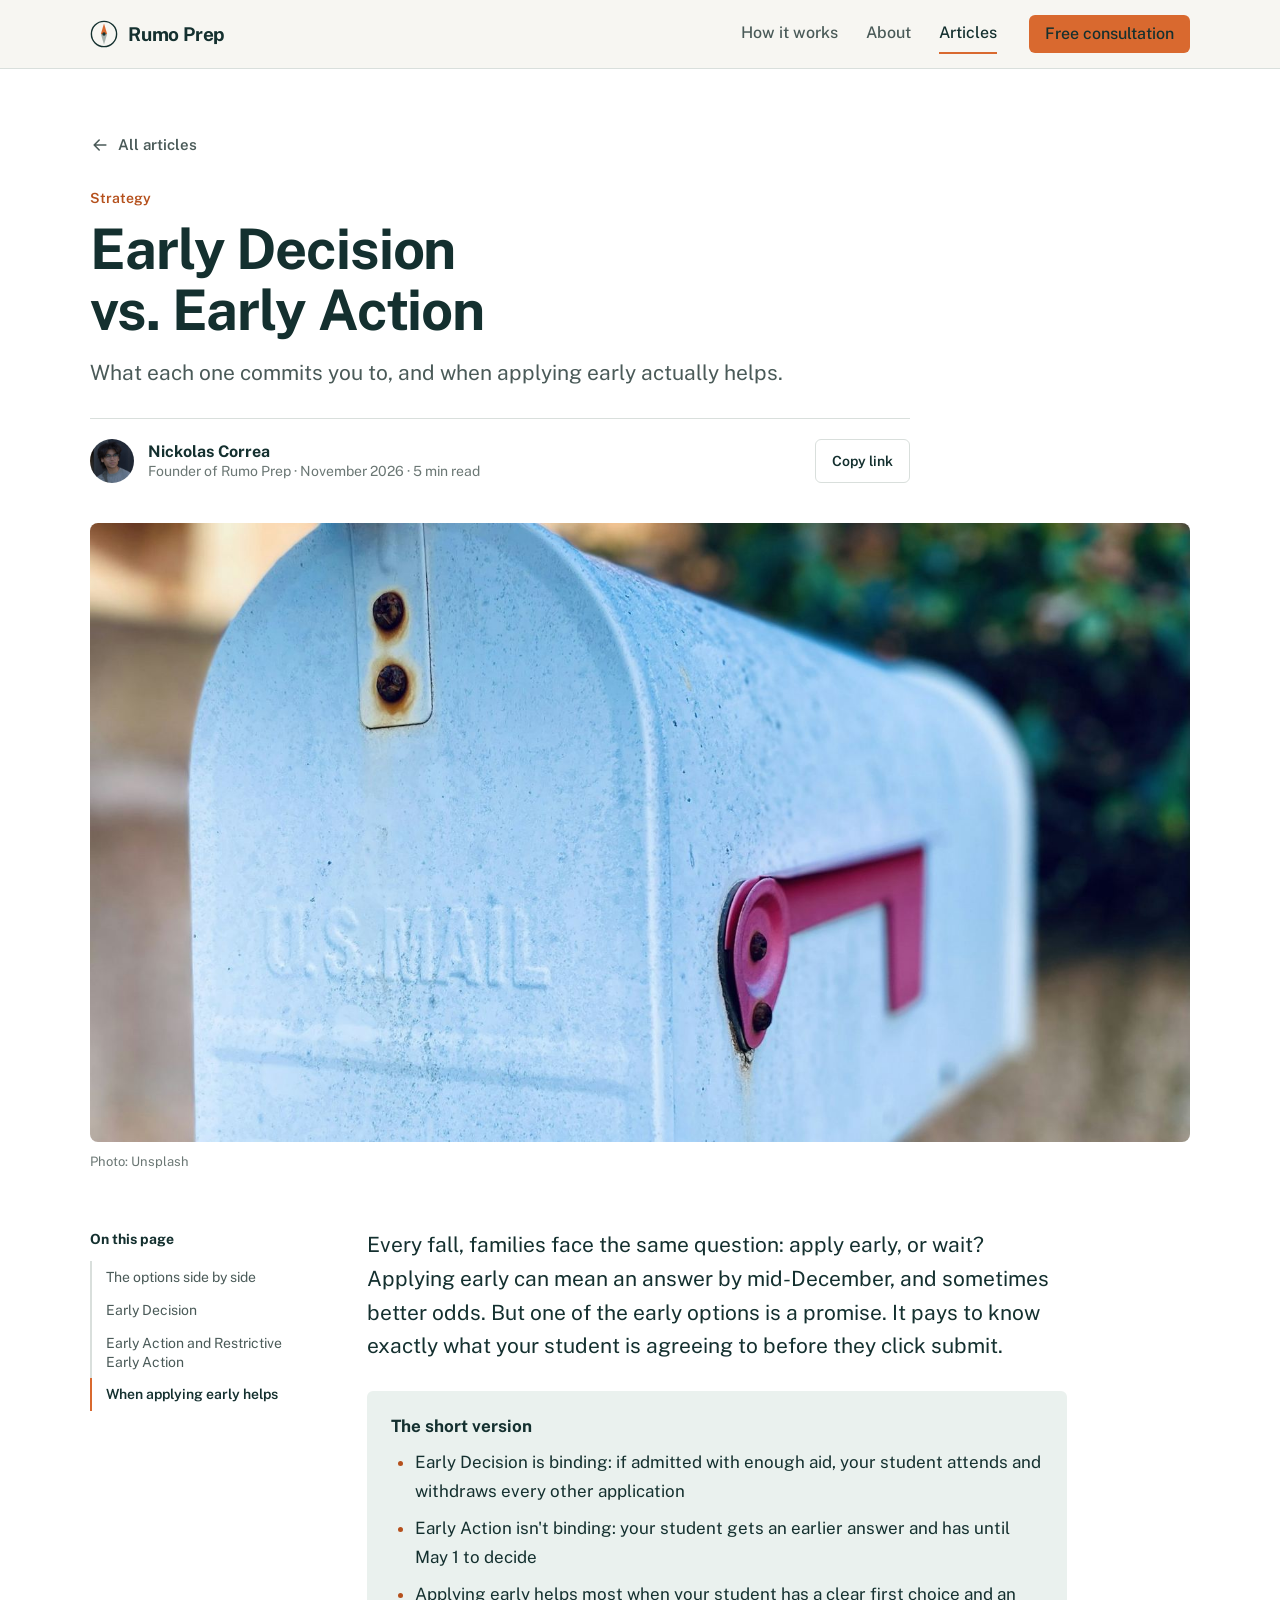
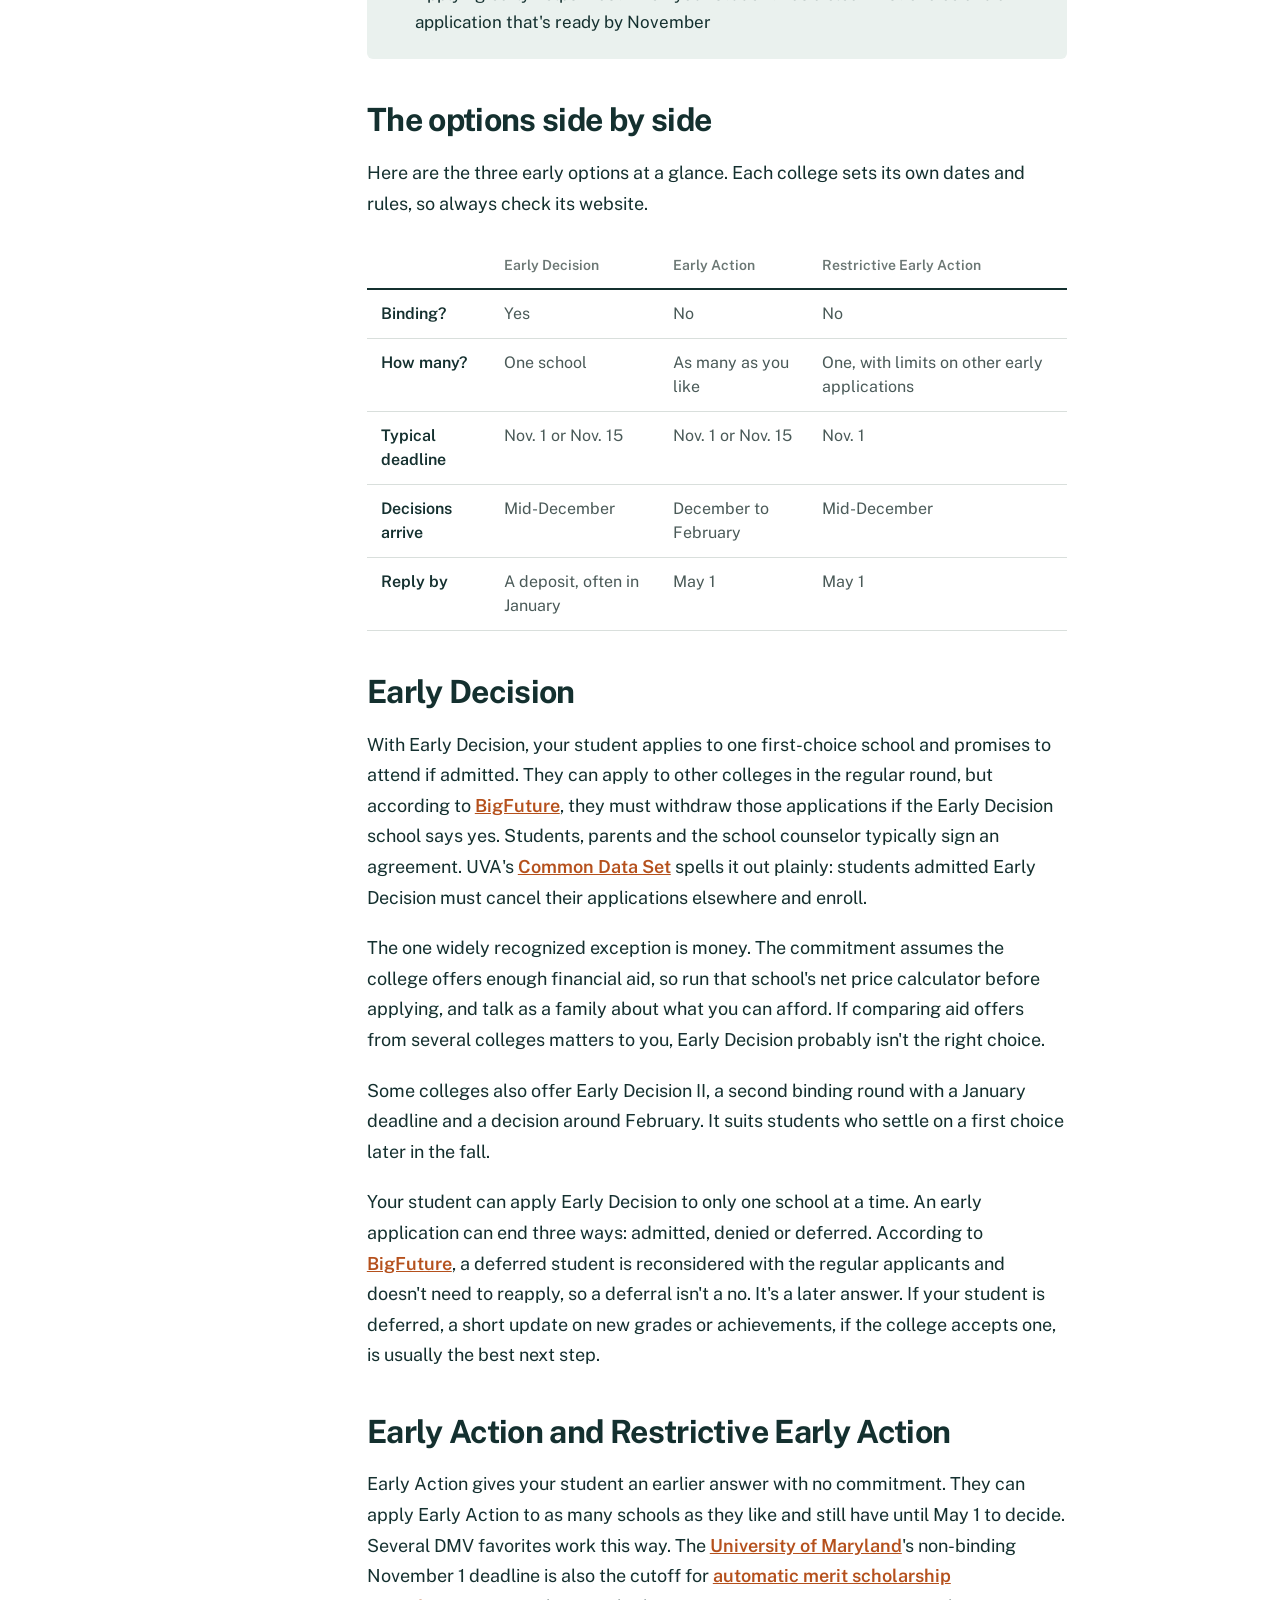
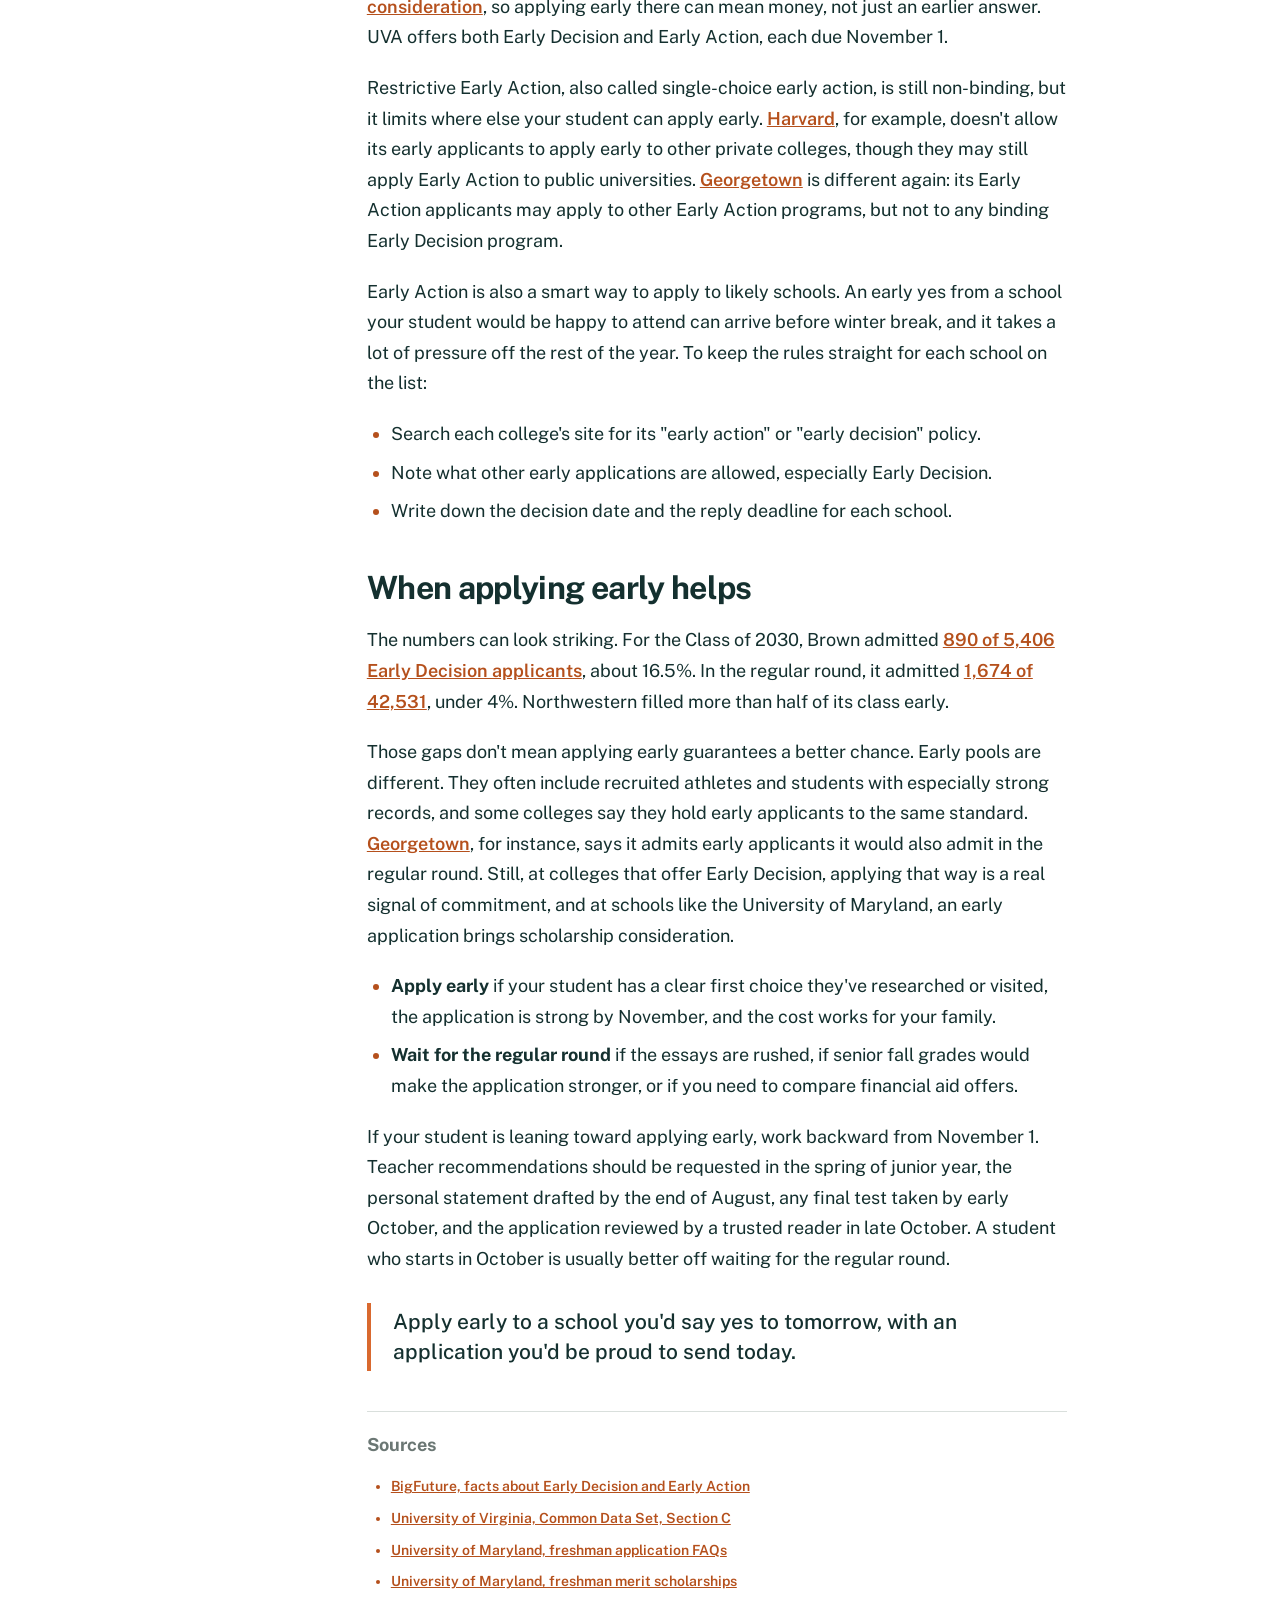
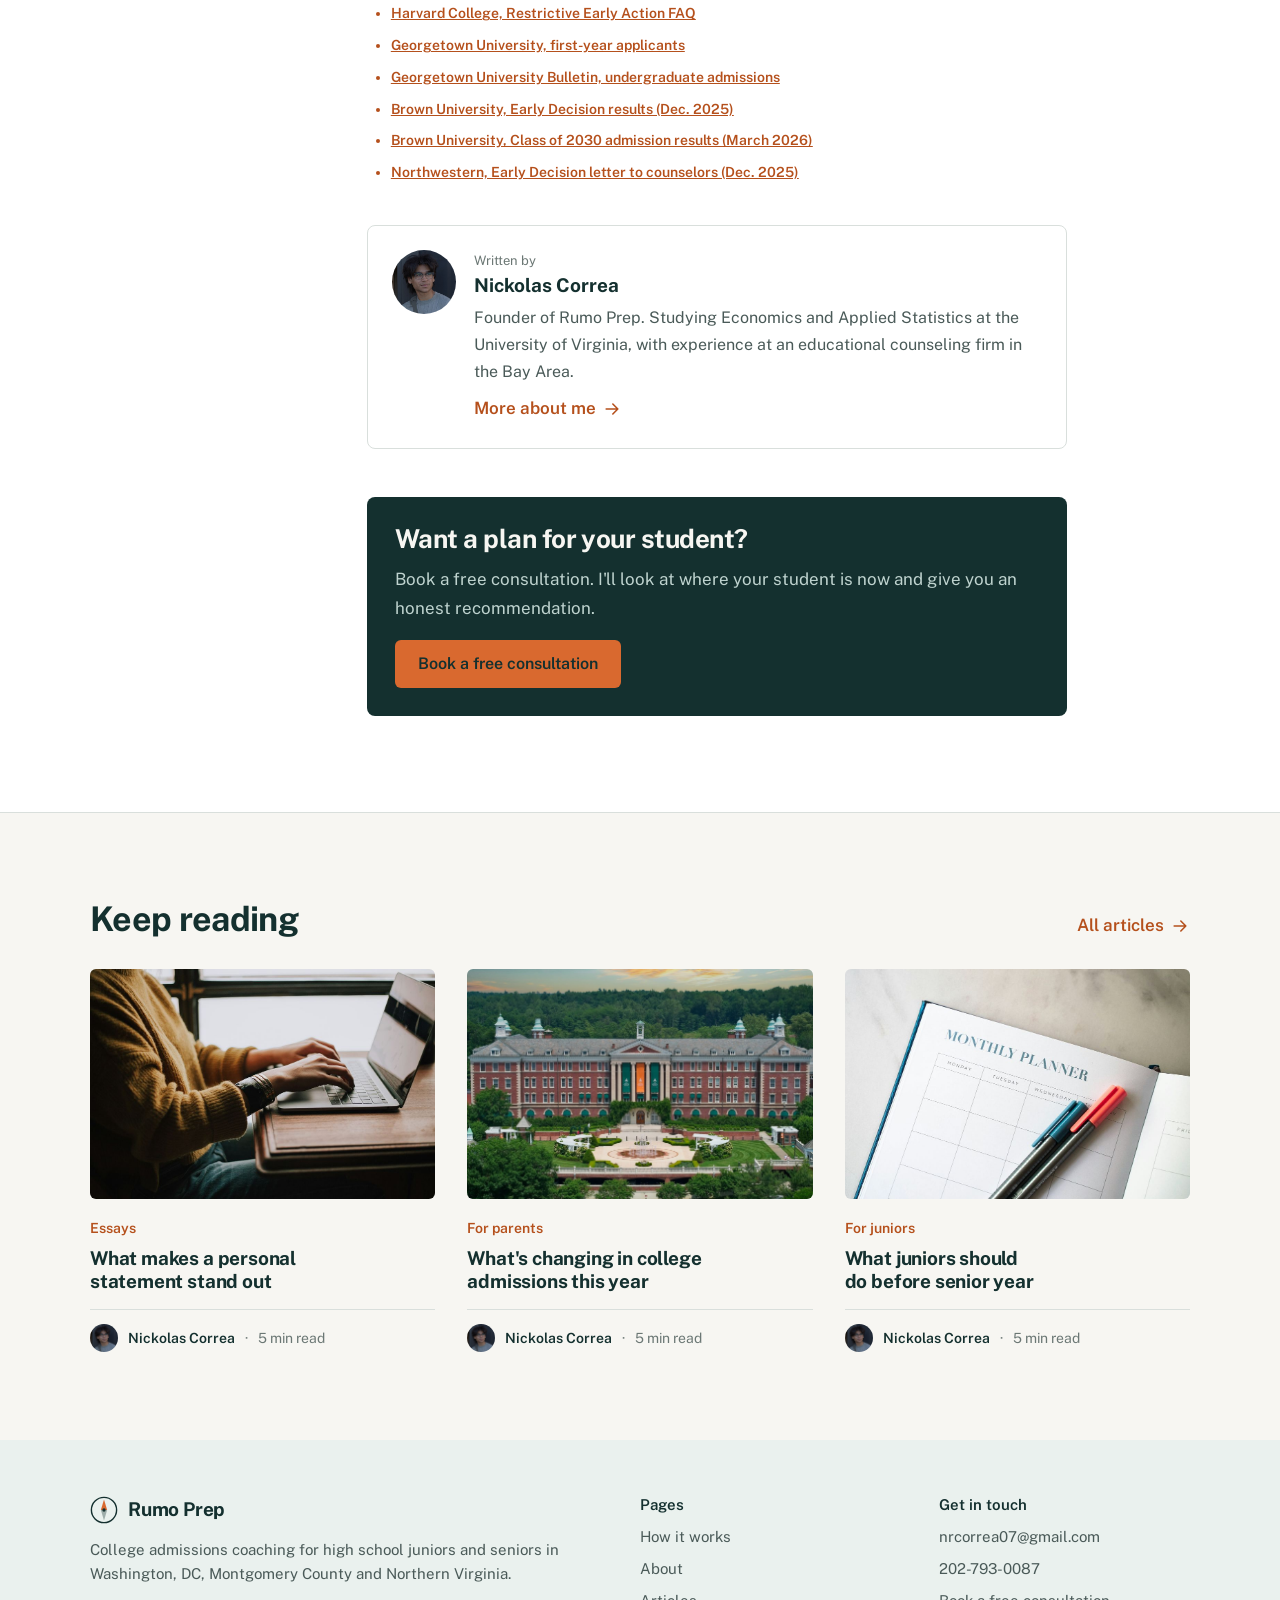
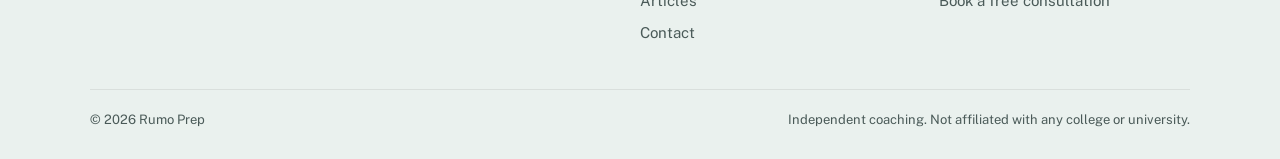
<file: articles/early-decision-early-action.html>
<!doctype html>
<html lang="en">
<head>
<meta charset="utf-8">
<meta name="viewport" content="width=device-width, initial-scale=1">
<!--
  ARTICLE: Early Decision vs. Early Action
  Written November 2026. Facts were checked against the sources listed at the end of the article.
  Testing policies, deadlines and dates change every year, so re-check them before each new cycle.
  To edit: change the text in "prose". If you rename a section heading, update its link in
  "On this page" too (they share an id). If the read time changes, update it in the byline,
  on this article's card in articles.html, and in the "Keep reading" cards on the other articles.
-->

<title>Early Decision vs. Early Action | Rumo Prep</title>
<meta name="description" content="What each one commits you to, and when applying early actually helps.">
<meta name="theme-color" content="#14302F">
<link rel="icon" href="../favicon.svg" type="image/svg+xml">
<meta property="og:type" content="article">
<meta property="og:title" content="Early Decision vs. Early Action">
<meta property="og:description" content="What each one commits you to, and when applying early actually helps.">
<meta property="og:image" content="https://rumoprep.com/images/articles/early-decision-early-action-hero.jpg">
<link rel="preconnect" href="https://fonts.googleapis.com">
<link rel="preconnect" href="https://fonts.gstatic.com" crossorigin>
<link rel="stylesheet" href="https://fonts.googleapis.com/css2?family=Public+Sans:ital,wght@0,400..800;1,400..700&display=swap">
<link rel="stylesheet" href="../style.css?v=9">
<script src="../main.js?v=3" defer></script>
</head>
<body>
<a class="skip" href="#main">Skip to content</a>

<header class="site">
  <div class="wrap bar">
    <a class="brand" href="../index.html" aria-label="Rumo Prep home">
      <svg viewBox="0 0 40 40" aria-hidden="true"><circle cx="20" cy="20" r="18" fill="none" stroke="currentColor" stroke-width="2"/><polygon class="needle" points="20,5 24.5,20 15.5,20"/><polygon points="20,35 24.5,20 15.5,20" fill="currentColor" opacity=".35"/><circle cx="20" cy="20" r="2.4" fill="currentColor"/></svg>
      Rumo Prep
    </a>
    <button class="menu-btn" type="button" aria-expanded="false" aria-controls="nav">Menu</button>
    <nav class="main" id="nav" aria-label="Main">
      <a href="../how-it-works.html">How it works</a>
      <a href="../about.html">About</a>
      <a href="../articles.html" aria-current="page">Articles</a>
      <a href="../contact.html" class="btn btn-solid">Free consultation</a>
    </nav>
  </div>
</header>

<main id="main" class="post-page light-band">
  <article>
    <header class="wrap post-head">
      <a class="back" href="../articles.html"><svg class="icon"><use href="#i-back"/></svg>All articles</a>
      <p class="post-cat">Strategy</p>
      <h1>Early Decision vs. Early Action</h1>
      <p class="dek">What each one commits you to, and when applying early actually helps.</p>
      <div class="post-meta">
        <img class="avatar" src="../images/avatar.jpg?v=2" alt="" width="240" height="240">
        <p><b>Nickolas Correa</b><span>Founder of Rumo Prep · November 2026 · 5 min read</span></p>
        <button class="copy-link" type="button" data-copy-link>Copy link</button>
      </div>
    </header>

    <figure class="wrap post-hero">
      <img src="../images/articles/early-decision-early-action-hero.jpg" alt="A light blue U.S. mailbox with its red flag" width="1600" height="900" fetchpriority="high">
      <figcaption>Photo: Unsplash</figcaption>
    </figure>

    <div class="wrap post-body">
      <nav class="toc" aria-label="On this page">
        <p>On this page</p>
        <ol>
          <li><a href="#compare">The options side by side</a></li>
          <li><a href="#ed">Early Decision</a></li>
          <li><a href="#ea">Early Action and Restrictive Early Action</a></li>
          <li><a href="#helps">When applying early helps</a></li>
        </ol>
      </nav>

      <div class="prose">
        <p class="lead-p">Every fall, families face the same question: apply early, or wait? Applying early can mean an answer by mid-December, and sometimes better odds. But one of the early options is a promise. It pays to know exactly what your student is agreeing to before they click submit.</p>

        <div class="callout">
          <b>The short version</b>
          <ul><li>Early Decision is binding: if admitted with enough aid, your student attends and withdraws every other application</li><li>Early Action isn't binding: your student gets an earlier answer and has until May 1 to decide</li><li>Applying early helps most when your student has a clear first choice and an application that's ready by November</li></ul>
        </div>

        <h2 id="compare">The options side by side</h2>
        <p>Here are the three early options at a glance. Each college sets its own dates and rules, so always check its website.</p>
        <div class="table-wrap"><table class="stack"><thead><tr><th scope="col"></th><th scope="col">Early Decision</th><th scope="col">Early Action</th><th scope="col">Restrictive Early Action</th></tr></thead><tbody><tr><th scope="row">Binding?</th><td data-l="Early Decision">Yes</td><td data-l="Early Action">No</td><td data-l="Restrictive Early Action">No</td></tr><tr><th scope="row">How many?</th><td data-l="Early Decision">One school</td><td data-l="Early Action">As many as you like</td><td data-l="Restrictive Early Action">One, with limits on other early applications</td></tr><tr><th scope="row">Typical deadline</th><td data-l="Early Decision">Nov. 1 or Nov. 15</td><td data-l="Early Action">Nov. 1 or Nov. 15</td><td data-l="Restrictive Early Action">Nov. 1</td></tr><tr><th scope="row">Decisions arrive</th><td data-l="Early Decision">Mid-December</td><td data-l="Early Action">December to February</td><td data-l="Restrictive Early Action">Mid-December</td></tr><tr><th scope="row">Reply by</th><td data-l="Early Decision">A deposit, often in January</td><td data-l="Early Action">May 1</td><td data-l="Restrictive Early Action">May 1</td></tr></tbody></table></div>
        <h2 id="ed">Early Decision</h2>
        <p>With Early Decision, your student applies to one first-choice school and promises to attend if admitted. They can apply to other colleges in the regular round, but according to <a href="https://bigfuture.collegeboard.org/plan-for-college/apply-to-college/facts-about-early-decision-and-early-action">BigFuture</a>, they must withdraw those applications if the Early Decision school says yes. Students, parents and the school counselor typically sign an agreement. UVA's <a href="https://qlksnpn-apprd01.eservices.virginia.edu/extensions/CDS_SectionC/CDS_SectionC.html">Common Data Set</a> spells it out plainly: students admitted Early Decision must cancel their applications elsewhere and enroll.</p>
        <p>The one widely recognized exception is money. The commitment assumes the college offers enough financial aid, so run that school's net price calculator before applying, and talk as a family about what you can afford. If comparing aid offers from several colleges matters to you, Early Decision probably isn't the right choice.</p>
        <p>Some colleges also offer Early Decision II, a second binding round with a January deadline and a decision around February. It suits students who settle on a first choice later in the fall.</p>
        <p>Your student can apply Early Decision to only one school at a time. An early application can end three ways: admitted, denied or deferred. According to <a href="https://bigfuture.collegeboard.org/plan-for-college/apply-to-college/facts-about-early-decision-and-early-action">BigFuture</a>, a deferred student is reconsidered with the regular applicants and doesn't need to reapply, so a deferral isn't a no. It's a later answer. If your student is deferred, a short update on new grades or achievements, if the college accepts one, is usually the best next step.</p>
        <h2 id="ea">Early Action and Restrictive Early Action</h2>
        <p>Early Action gives your student an earlier answer with no commitment. They can apply Early Action to as many schools as they like and still have until May 1 to decide. Several DMV favorites work this way. The <a href="https://admissions.umd.edu/apply/freshman-application-faqs">University of Maryland</a>'s non-binding November 1 deadline is also the cutoff for <a href="https://admissions.umd.edu/finance/freshman-merit-scholarships">automatic merit scholarship consideration</a>, so applying early there can mean money, not just an earlier answer. UVA offers both Early Decision and Early Action, each due November 1.</p>
        <p>Restrictive Early Action, also called single-choice early action, is still non-binding, but it limits where else your student can apply early. <a href="https://college.harvard.edu/resources/faq/if-i-apply-restrictive-early-action-harvard-may-i-apply-another-private-colleges">Harvard</a>, for example, doesn't allow its early applicants to apply early to other private colleges, though they may still apply Early Action to public universities. <a href="https://uadmissions.georgetown.edu/apply/first-year/">Georgetown</a> is different again: its Early Action applicants may apply to other Early Action programs, but not to any binding Early Decision program.</p>
        <p>Early Action is also a smart way to apply to likely schools. An early yes from a school your student would be happy to attend can arrive before winter break, and it takes a lot of pressure off the rest of the year. To keep the rules straight for each school on the list:</p>
        <ul><li>Search each college's site for its "early action" or "early decision" policy.</li><li>Note what other early applications are allowed, especially Early Decision.</li><li>Write down the decision date and the reply deadline for each school.</li></ul>
        <h2 id="helps">When applying early helps</h2>
        <p>The numbers can look striking. For the Class of 2030, Brown admitted <a href="https://www.brown.edu/news/2025-12-17/early-decision">890 of 5,406 Early Decision applicants</a>, about 16.5%. In the regular round, it admitted <a href="https://www.brown.edu/news/2026-03-26/admitted-students-class-2030">1,674 of 42,531</a>, under 4%. Northwestern filled more than half of its class early.</p>
        <p>Those gaps don't mean applying early guarantees a better chance. Early pools are different. They often include recruited athletes and students with especially strong records, and some colleges say they hold early applicants to the same standard. <a href="https://bulletin.georgetown.edu/admissions/undergraduate-admissions/">Georgetown</a>, for instance, says it admits early applicants it would also admit in the regular round. Still, at colleges that offer Early Decision, applying that way is a real signal of commitment, and at schools like the University of Maryland, an early application brings scholarship consideration.</p>
        <ul><li><b>Apply early</b> if your student has a clear first choice they've researched or visited, the application is strong by November, and the cost works for your family.</li><li><b>Wait for the regular round</b> if the essays are rushed, if senior fall grades would make the application stronger, or if you need to compare financial aid offers.</li></ul>
        <p>If your student is leaning toward applying early, work backward from November 1. Teacher recommendations should be requested in the spring of junior year, the personal statement drafted by the end of August, any final test taken by early October, and the application reviewed by a trusted reader in late October. A student who starts in October is usually better off waiting for the regular round.</p>
        <blockquote>Apply early to a school you'd say yes to tomorrow, with an application you'd be proud to send today.</blockquote>

        <div class="sources">
          <p><b>Sources</b></p>
          <ul><li><a href="https://bigfuture.collegeboard.org/plan-for-college/apply-to-college/facts-about-early-decision-and-early-action">BigFuture, facts about Early Decision and Early Action</a></li><li><a href="https://qlksnpn-apprd01.eservices.virginia.edu/extensions/CDS_SectionC/CDS_SectionC.html">University of Virginia, Common Data Set, Section C</a></li><li><a href="https://admissions.umd.edu/apply/freshman-application-faqs">University of Maryland, freshman application FAQs</a></li><li><a href="https://admissions.umd.edu/finance/freshman-merit-scholarships">University of Maryland, freshman merit scholarships</a></li><li><a href="https://college.harvard.edu/resources/faq/if-i-apply-restrictive-early-action-harvard-may-i-apply-another-private-colleges">Harvard College, Restrictive Early Action FAQ</a></li><li><a href="https://uadmissions.georgetown.edu/apply/first-year/">Georgetown University, first-year applicants</a></li><li><a href="https://bulletin.georgetown.edu/admissions/undergraduate-admissions/">Georgetown University Bulletin, undergraduate admissions</a></li><li><a href="https://www.brown.edu/news/2025-12-17/early-decision">Brown University, Early Decision results (Dec. 2025)</a></li><li><a href="https://www.brown.edu/news/2026-03-26/admitted-students-class-2030">Brown University, Class of 2030 admission results (March 2026)</a></li><li><a href="https://admissions.northwestern.edu/docs/northwestern-early-decision-context-2025.pdf">Northwestern, Early Decision letter to counselors (Dec. 2025)</a></li></ul>
        </div>

        <div class="author-box">
          <img src="../images/avatar.jpg?v=2" alt="Nickolas Correa" width="240" height="240">
          <div>
            <p class="ab-label">Written by</p>
            <p class="ab-name">Nickolas Correa</p>
            <p>Founder of Rumo Prep. Studying Economics and Applied Statistics at the University of Virginia, with experience at an educational counseling firm in the Bay Area.</p>
            <a class="more" href="../about.html">More about me <svg class="icon"><use href="#i-arrow"/></svg></a>
          </div>
        </div>

        <div class="end-cta">
          <h2>Want a plan for your student?</h2>
          <p>Book a free consultation. I'll look at where your student is now and give you an honest recommendation.</p>
          <a class="btn btn-solid" href="../contact.html">Book a free consultation</a>
        </div>
      </div>
    </div>
  </article>

  <section class="keep-reading blog">
    <div class="wrap">
      <div class="kr-head"><h2>Keep reading</h2><a class="more" href="../articles.html">All articles <svg class="icon"><use href="#i-arrow"/></svg></a></div>
      <div class="related">
        <a class="post-card" href="personal-statement.html">
          <div class="thumb"><img src="../images/articles/personal-statement.jpg" alt="Someone in a mustard sweater typing on a laptop by a window" width="1000" height="667" loading="lazy"></div>
          <p class="post-cat">Essays</p>
          <h3>What makes a personal statement stand out</h3>
          <p class="byline"><img src="../images/avatar.jpg?v=2" alt="" width="240" height="240"><span>Nickolas Correa</span><span class="soon">5 min read</span></p>
        </a>
        <a class="post-card" href="whats-changing.html">
          <div class="thumb"><img src="../images/articles/whats-changing.jpg" alt="A large red-brick university building with formal gardens and a fountain" width="1000" height="667" loading="lazy"></div>
          <p class="post-cat">For parents</p>
          <h3>What's changing in college admissions this year</h3>
          <p class="byline"><img src="../images/avatar.jpg?v=2" alt="" width="240" height="240"><span>Nickolas Correa</span><span class="soon">5 min read</span></p>
        </a>
        <a class="post-card" href="juniors-before-senior-year.html">
          <div class="thumb"><img src="../images/articles/juniors-before-senior-year.jpg" alt="An open monthly planner with colored pens" width="1000" height="667" loading="lazy"></div>
          <p class="post-cat">For juniors</p>
          <h3>What juniors should do before senior year</h3>
          <p class="byline"><img src="../images/avatar.jpg?v=2" alt="" width="240" height="240"><span>Nickolas Correa</span><span class="soon">5 min read</span></p>
        </a>
      </div>
    </div>
  </section>
</main>

<footer class="site">
  <div class="wrap">
    <div class="foot">
      <div>
        <a class="brand" href="../index.html"><svg viewBox="0 0 40 40" aria-hidden="true"><circle cx="20" cy="20" r="18" fill="none" stroke="currentColor" stroke-width="2"/><polygon class="needle" points="20,5 24.5,20 15.5,20"/><polygon points="20,35 24.5,20 15.5,20" fill="currentColor" opacity=".35"/><circle cx="20" cy="20" r="2.4" fill="currentColor"/></svg>Rumo Prep</a>
        <p>College admissions coaching for high school juniors and seniors in Washington, DC, Montgomery County and Northern Virginia.</p>
      </div>
      <div><h4>Pages</h4><ul><li><a href="../how-it-works.html">How it works</a></li><li><a href="../about.html">About</a></li><li><a href="../articles.html">Articles</a></li><li><a href="../contact.html">Contact</a></li></ul></div>
      <div><h4>Get in touch</h4><ul><li><a data-site="email" href="mailto:nrcorrea07@gmail.com">nrcorrea07@gmail.com</a></li><li><a data-site="phone" href="tel:+12027930087">202-793-0087</a></li><li><a href="../contact.html">Book a free consultation</a></li></ul></div>
    </div>
    <div class="foot-base"><span>© <span data-year>2026</span> Rumo Prep</span><span>Independent coaching. Not affiliated with any college or university.</span></div>
  </div>
</footer>
</body>
</html>
</file>
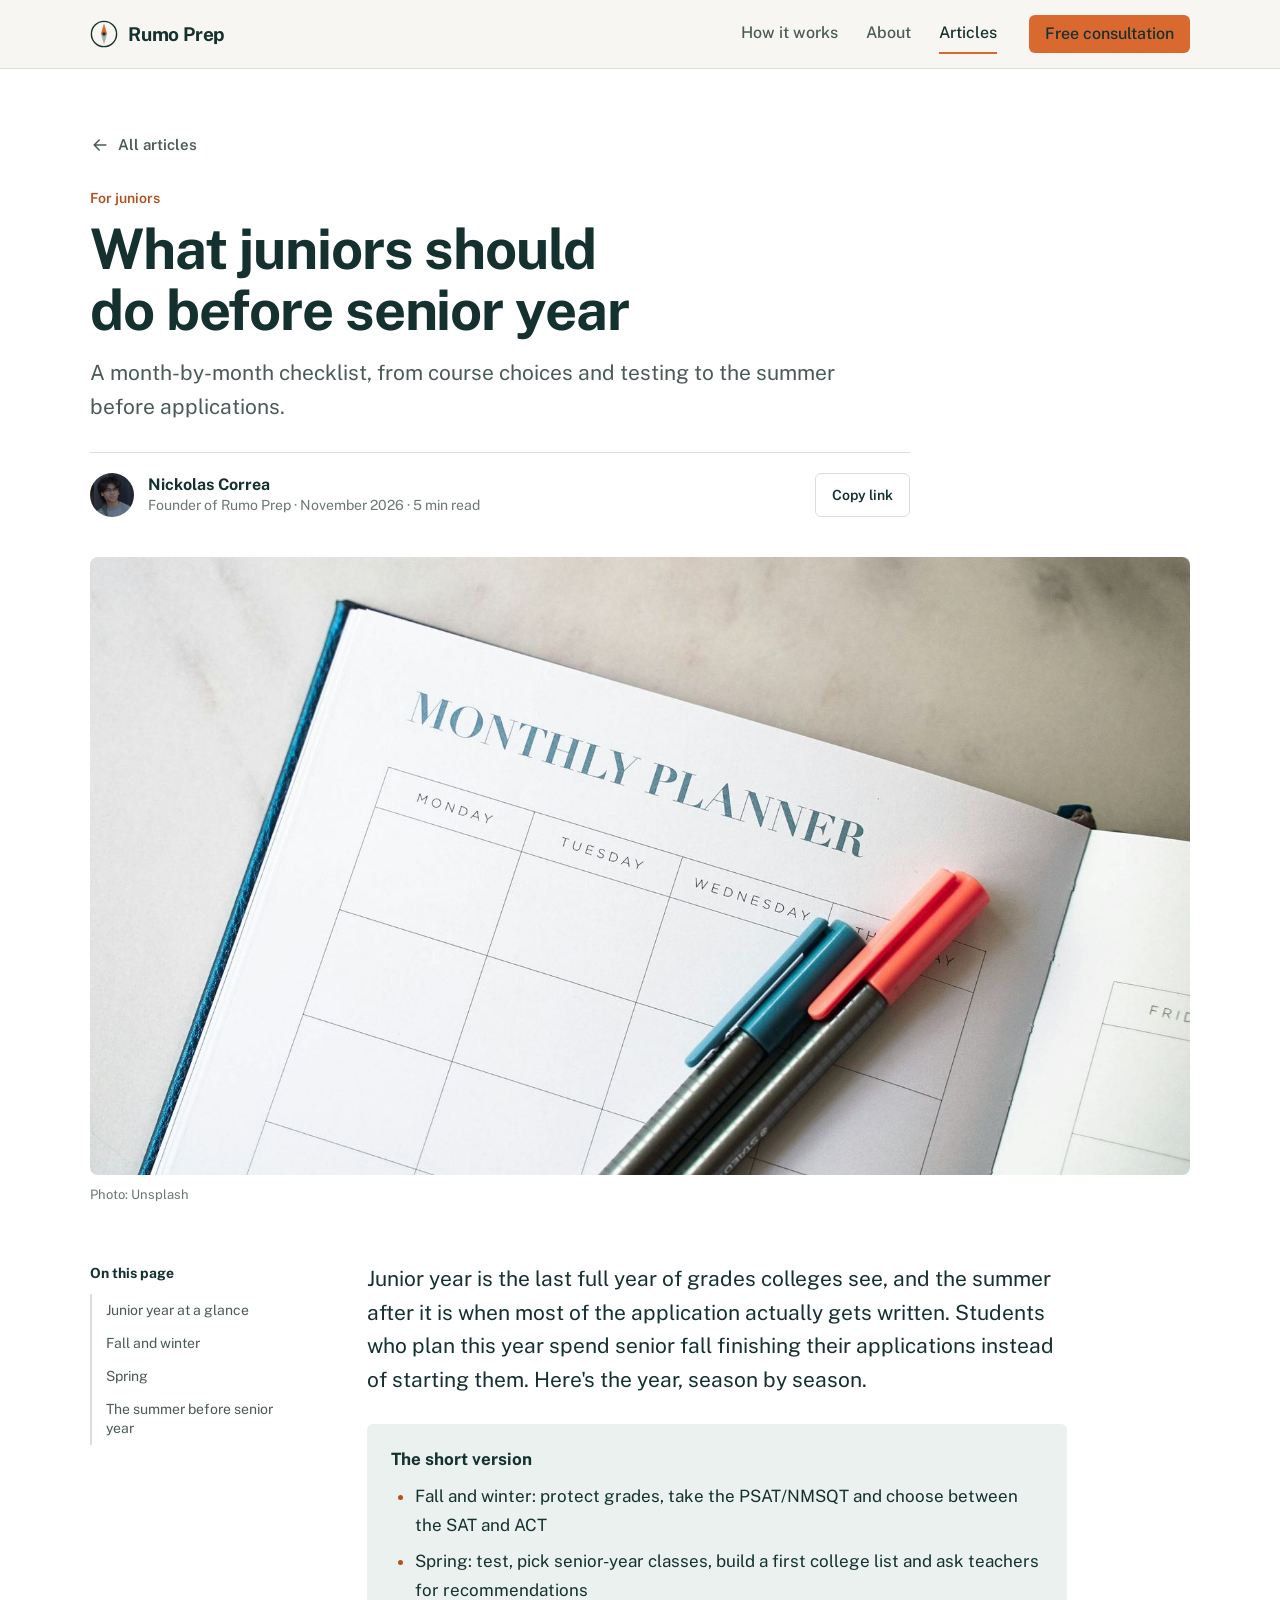
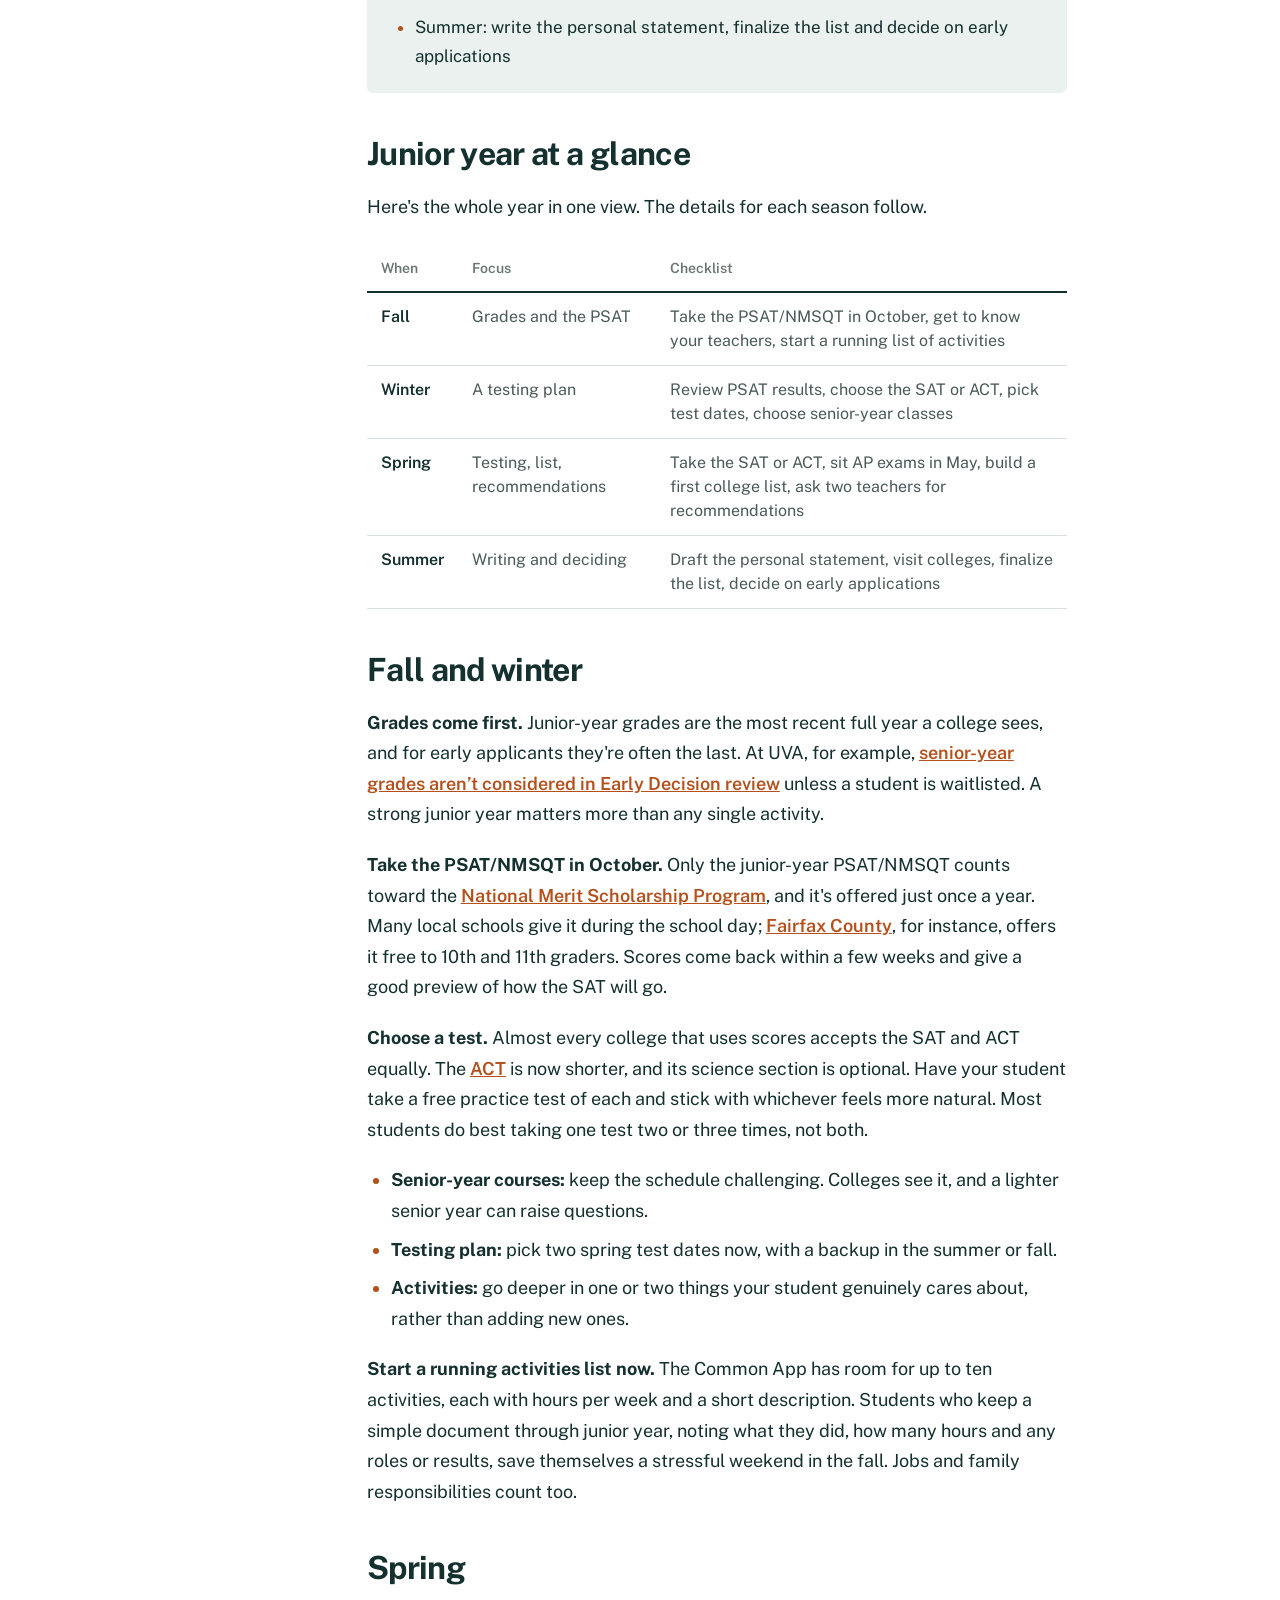
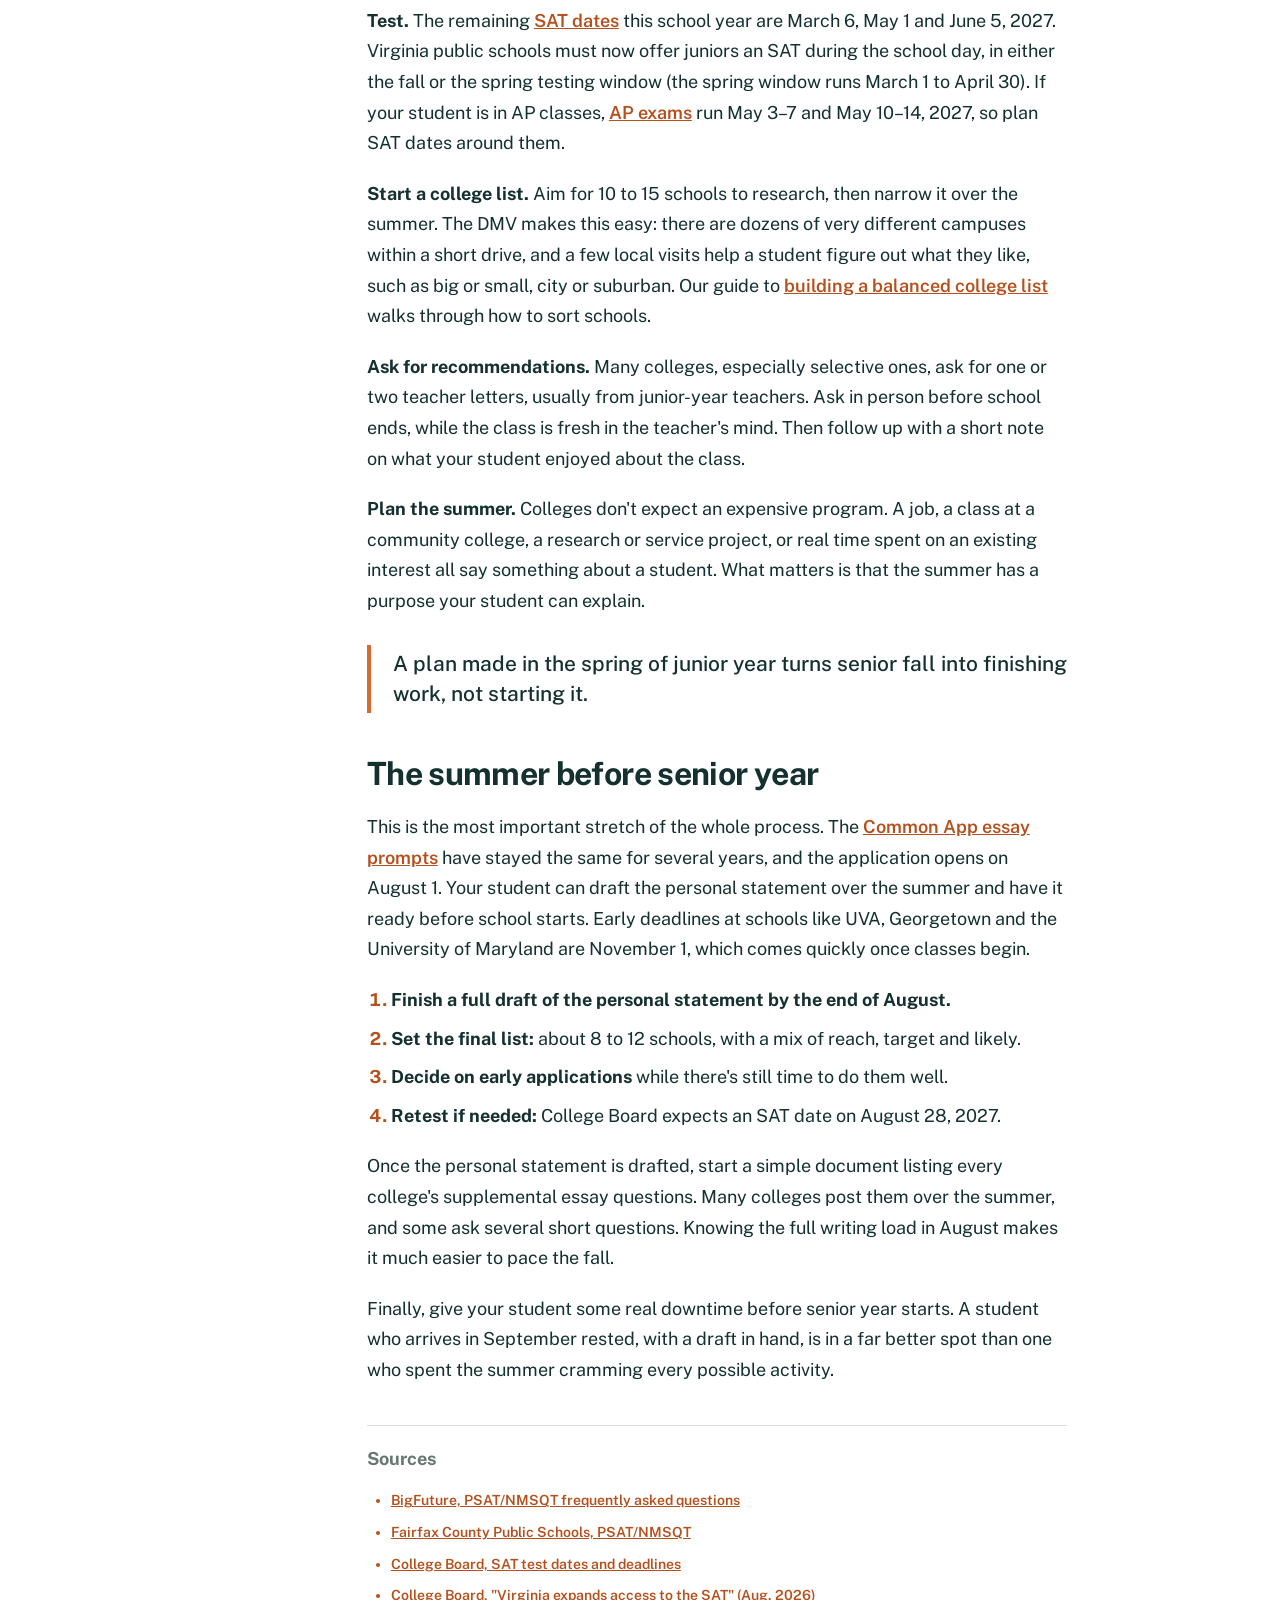
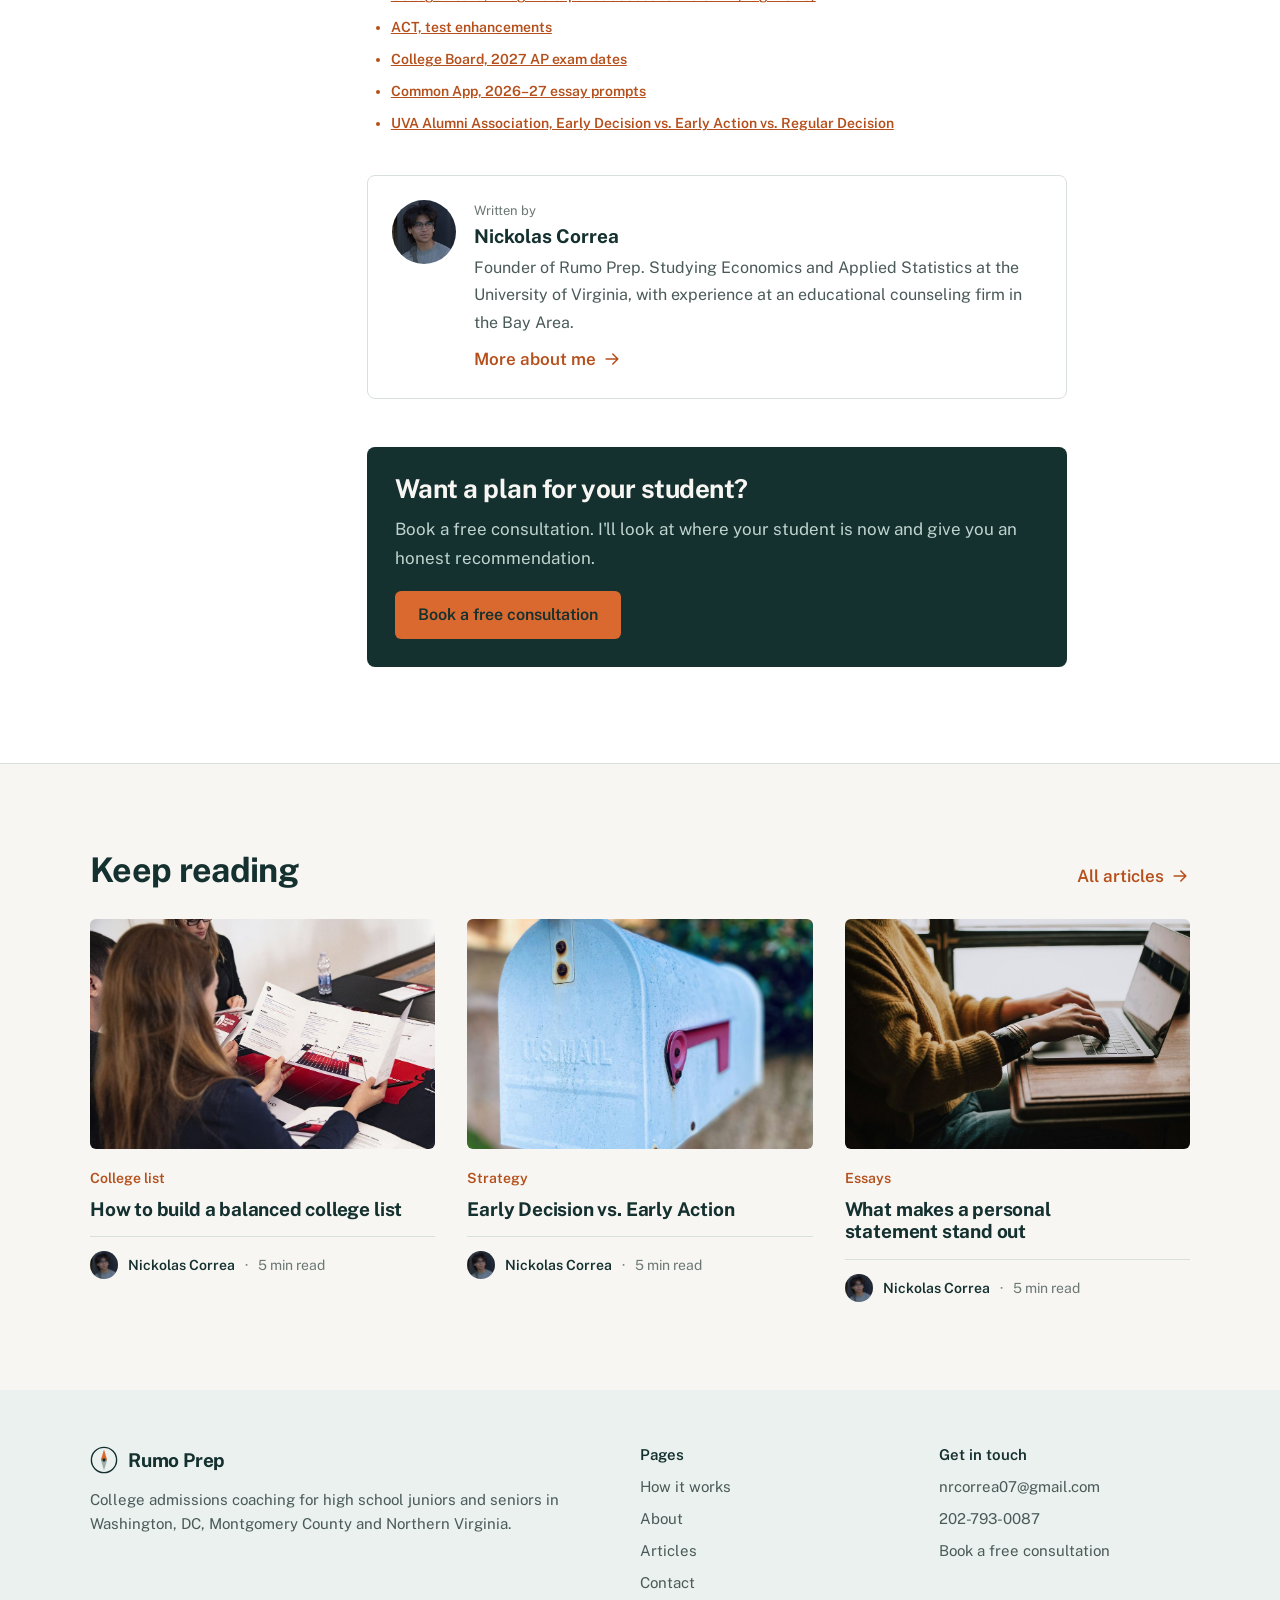
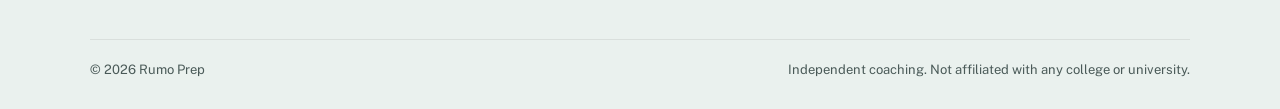
<file: articles/juniors-before-senior-year.html>
<!doctype html>
<html lang="en">
<head>
<meta charset="utf-8">
<meta name="viewport" content="width=device-width, initial-scale=1">
<!--
  ARTICLE: What juniors should do before senior year
  Written November 2026. Facts were checked against the sources listed at the end of the article.
  Testing policies, deadlines and dates change every year, so re-check them before each new cycle.
  To edit: change the text in "prose". If you rename a section heading, update its link in
  "On this page" too (they share an id). If the read time changes, update it in the byline,
  on this article's card in articles.html, and in the "Keep reading" cards on the other articles.
-->

<title>What juniors should do before senior year | Rumo Prep</title>
<meta name="description" content="A month-by-month checklist, from course choices and testing to the summer before applications.">
<meta name="theme-color" content="#14302F">
<link rel="icon" href="../favicon.svg" type="image/svg+xml">
<meta property="og:type" content="article">
<meta property="og:title" content="What juniors should do before senior year">
<meta property="og:description" content="A month-by-month checklist, from course choices and testing to the summer before applications.">
<meta property="og:image" content="https://rumoprep.com/images/articles/juniors-before-senior-year-hero.jpg">
<link rel="preconnect" href="https://fonts.googleapis.com">
<link rel="preconnect" href="https://fonts.gstatic.com" crossorigin>
<link rel="stylesheet" href="https://fonts.googleapis.com/css2?family=Public+Sans:ital,wght@0,400..800;1,400..700&display=swap">
<link rel="stylesheet" href="../style.css?v=9">
<script src="../main.js?v=3" defer></script>
</head>
<body>
<a class="skip" href="#main">Skip to content</a>

<header class="site">
  <div class="wrap bar">
    <a class="brand" href="../index.html" aria-label="Rumo Prep home">
      <svg viewBox="0 0 40 40" aria-hidden="true"><circle cx="20" cy="20" r="18" fill="none" stroke="currentColor" stroke-width="2"/><polygon class="needle" points="20,5 24.5,20 15.5,20"/><polygon points="20,35 24.5,20 15.5,20" fill="currentColor" opacity=".35"/><circle cx="20" cy="20" r="2.4" fill="currentColor"/></svg>
      Rumo Prep
    </a>
    <button class="menu-btn" type="button" aria-expanded="false" aria-controls="nav">Menu</button>
    <nav class="main" id="nav" aria-label="Main">
      <a href="../how-it-works.html">How it works</a>
      <a href="../about.html">About</a>
      <a href="../articles.html" aria-current="page">Articles</a>
      <a href="../contact.html" class="btn btn-solid">Free consultation</a>
    </nav>
  </div>
</header>

<main id="main" class="post-page light-band">
  <article>
    <header class="wrap post-head">
      <a class="back" href="../articles.html"><svg class="icon"><use href="#i-back"/></svg>All articles</a>
      <p class="post-cat">For juniors</p>
      <h1>What juniors should do before senior year</h1>
      <p class="dek">A month-by-month checklist, from course choices and testing to the summer before applications.</p>
      <div class="post-meta">
        <img class="avatar" src="../images/avatar.jpg?v=2" alt="" width="240" height="240">
        <p><b>Nickolas Correa</b><span>Founder of Rumo Prep · November 2026 · 5 min read</span></p>
        <button class="copy-link" type="button" data-copy-link>Copy link</button>
      </div>
    </header>

    <figure class="wrap post-hero">
      <img src="../images/articles/juniors-before-senior-year-hero.jpg" alt="An open monthly planner with colored pens" width="1600" height="900" fetchpriority="high">
      <figcaption>Photo: Unsplash</figcaption>
    </figure>

    <div class="wrap post-body">
      <nav class="toc" aria-label="On this page">
        <p>On this page</p>
        <ol>
          <li><a href="#at-a-glance">Junior year at a glance</a></li>
          <li><a href="#fall-winter">Fall and winter</a></li>
          <li><a href="#spring">Spring</a></li>
          <li><a href="#summer">The summer before senior year</a></li>
        </ol>
      </nav>

      <div class="prose">
        <p class="lead-p">Junior year is the last full year of grades colleges see, and the summer after it is when most of the application actually gets written. Students who plan this year spend senior fall finishing their applications instead of starting them. Here's the year, season by season.</p>

        <div class="callout">
          <b>The short version</b>
          <ul><li>Fall and winter: protect grades, take the PSAT/NMSQT and choose between the SAT and ACT</li><li>Spring: test, pick senior-year classes, build a first college list and ask teachers for recommendations</li><li>Summer: write the personal statement, finalize the list and decide on early applications</li></ul>
        </div>

        <h2 id="at-a-glance">Junior year at a glance</h2>
        <p>Here's the whole year in one view. The details for each season follow.</p>
        <div class="table-wrap"><table class="stack"><thead><tr><th scope="col">When</th><th scope="col">Focus</th><th scope="col">Checklist</th></tr></thead><tbody><tr><th scope="row">Fall</th><td data-l="Focus">Grades and the PSAT</td><td data-l="Checklist">Take the PSAT/NMSQT in October, get to know your teachers, start a running list of activities</td></tr><tr><th scope="row">Winter</th><td data-l="Focus">A testing plan</td><td data-l="Checklist">Review PSAT results, choose the SAT or ACT, pick test dates, choose senior-year classes</td></tr><tr><th scope="row">Spring</th><td data-l="Focus">Testing, list, recommendations</td><td data-l="Checklist">Take the SAT or ACT, sit AP exams in May, build a first college list, ask two teachers for recommendations</td></tr><tr><th scope="row">Summer</th><td data-l="Focus">Writing and deciding</td><td data-l="Checklist">Draft the personal statement, visit colleges, finalize the list, decide on early applications</td></tr></tbody></table></div>
        <h2 id="fall-winter">Fall and winter</h2>
        <p><b>Grades come first.</b> Junior-year grades are the most recent full year a college sees, and for early applicants they're often the last. At UVA, for example, <a href="https://alumni.virginia.edu/college-compass-resources/?p=141">senior-year grades aren’t considered in Early Decision review</a> unless a student is waitlisted. A strong junior year matters more than any single activity.</p>
        <p><b>Take the PSAT/NMSQT in October.</b> Only the junior-year PSAT/NMSQT counts toward the <a href="https://bigfuture.collegeboard.org/plan-for-college/stand-out-in-high-school/faq-psat-nmsqt">National Merit Scholarship Program</a>, and it's offered just once a year. Many local schools give it during the school day; <a href="https://www.fcps.edu/student-tests-and-assessments/student-assessment-details/psat">Fairfax County</a>, for instance, offers it free to 10th and 11th graders. Scores come back within a few weeks and give a good preview of how the SAT will go.</p>
        <p><b>Choose a test.</b> Almost every college that uses scores accepts the SAT and ACT equally. The <a href="https://act.org/content/act/en/products-and-services/the-act/test-changes/enhancements.html">ACT</a> is now shorter, and its science section is optional. Have your student take a free practice test of each and stick with whichever feels more natural. Most students do best taking one test two or three times, not both.</p>
        <ul><li><b>Senior-year courses:</b> keep the schedule challenging. Colleges see it, and a lighter senior year can raise questions.</li><li><b>Testing plan:</b> pick two spring test dates now, with a backup in the summer or fall.</li><li><b>Activities:</b> go deeper in one or two things your student genuinely cares about, rather than adding new ones.</li></ul>
        <p><b>Start a running activities list now.</b> The Common App has room for up to ten activities, each with hours per week and a short description. Students who keep a simple document through junior year, noting what they did, how many hours and any roles or results, save themselves a stressful weekend in the fall. Jobs and family responsibilities count too.</p>
        <h2 id="spring">Spring</h2>
        <p><b>Test.</b> The remaining <a href="https://satsuite.collegeboard.org/sat/dates-deadlines">SAT dates</a> this school year are March 6, May 1 and June 5, 2027. Virginia public schools must now offer juniors an SAT during the school day, in either the fall or the spring testing window (the spring window runs March 1 to April 30). If your student is in AP classes, <a href="https://apstudents.collegeboard.org/exam-dates">AP exams</a> run May 3–7 and May 10–14, 2027, so plan SAT dates around them.</p>
        <p><b>Start a college list.</b> Aim for 10 to 15 schools to research, then narrow it over the summer. The DMV makes this easy: there are dozens of very different campuses within a short drive, and a few local visits help a student figure out what they like, such as big or small, city or suburban. Our guide to <a href="balanced-college-list.html">building a balanced college list</a> walks through how to sort schools.</p>
        <p><b>Ask for recommendations.</b> Many colleges, especially selective ones, ask for one or two teacher letters, usually from junior-year teachers. Ask in person before school ends, while the class is fresh in the teacher's mind. Then follow up with a short note on what your student enjoyed about the class.</p>
        <p><b>Plan the summer.</b> Colleges don't expect an expensive program. A job, a class at a community college, a research or service project, or real time spent on an existing interest all say something about a student. What matters is that the summer has a purpose your student can explain.</p>
        <blockquote>A plan made in the spring of junior year turns senior fall into finishing work, not starting it.</blockquote>
        <h2 id="summer">The summer before senior year</h2>
        <p>This is the most important stretch of the whole process. The <a href="https://www.commonapp.org/blog/announcing-2026-2027-common-app-essay-prompts">Common App essay prompts</a> have stayed the same for several years, and the application opens on August 1. Your student can draft the personal statement over the summer and have it ready before school starts. Early deadlines at schools like UVA, Georgetown and the University of Maryland are November 1, which comes quickly once classes begin.</p>
        <ol><li><b>Finish a full draft of the personal statement by the end of August.</b></li><li><b>Set the final list:</b> about 8 to 12 schools, with a mix of reach, target and likely.</li><li><b>Decide on early applications</b> while there's still time to do them well.</li><li><b>Retest if needed:</b> College Board expects an SAT date on August 28, 2027.</li></ol>
        <p>Once the personal statement is drafted, start a simple document listing every college's supplemental essay questions. Many colleges post them over the summer, and some ask several short questions. Knowing the full writing load in August makes it much easier to pace the fall.</p>
        <p>Finally, give your student some real downtime before senior year starts. A student who arrives in September rested, with a draft in hand, is in a far better spot than one who spent the summer cramming every possible activity.</p>

        <div class="sources">
          <p><b>Sources</b></p>
          <ul><li><a href="https://bigfuture.collegeboard.org/plan-for-college/stand-out-in-high-school/faq-psat-nmsqt">BigFuture, PSAT/NMSQT frequently asked questions</a></li><li><a href="https://www.fcps.edu/student-tests-and-assessments/student-assessment-details/psat">Fairfax County Public Schools, PSAT/NMSQT</a></li><li><a href="https://satsuite.collegeboard.org/sat/dates-deadlines">College Board, SAT test dates and deadlines</a></li><li><a href="https://newsroom.collegeboard.org/virginia-expands-access-sat-giving-more-students-path-college-and-career-opportunity">College Board, "Virginia expands access to the SAT" (Aug. 2026)</a></li><li><a href="https://act.org/content/act/en/products-and-services/the-act/test-changes/enhancements.html">ACT, test enhancements</a></li><li><a href="https://apstudents.collegeboard.org/exam-dates">College Board, 2027 AP exam dates</a></li><li><a href="https://www.commonapp.org/blog/announcing-2026-2027-common-app-essay-prompts">Common App, 2026–27 essay prompts</a></li><li><a href="https://alumni.virginia.edu/college-compass-resources/?p=141">UVA Alumni Association, Early Decision vs. Early Action vs. Regular Decision</a></li></ul>
        </div>

        <div class="author-box">
          <img src="../images/avatar.jpg?v=2" alt="Nickolas Correa" width="240" height="240">
          <div>
            <p class="ab-label">Written by</p>
            <p class="ab-name">Nickolas Correa</p>
            <p>Founder of Rumo Prep. Studying Economics and Applied Statistics at the University of Virginia, with experience at an educational counseling firm in the Bay Area.</p>
            <a class="more" href="../about.html">More about me <svg class="icon"><use href="#i-arrow"/></svg></a>
          </div>
        </div>

        <div class="end-cta">
          <h2>Want a plan for your student?</h2>
          <p>Book a free consultation. I'll look at where your student is now and give you an honest recommendation.</p>
          <a class="btn btn-solid" href="../contact.html">Book a free consultation</a>
        </div>
      </div>
    </div>
  </article>

  <section class="keep-reading blog">
    <div class="wrap">
      <div class="kr-head"><h2>Keep reading</h2><a class="more" href="../articles.html">All articles <svg class="icon"><use href="#i-arrow"/></svg></a></div>
      <div class="related">
        <a class="post-card" href="balanced-college-list.html">
          <div class="thumb"><img src="../images/articles/balanced-college-list.jpg" alt="A student reading through brochures at a table" width="1000" height="667" loading="lazy"></div>
          <p class="post-cat">College list</p>
          <h3>How to build a balanced college list</h3>
          <p class="byline"><img src="../images/avatar.jpg?v=2" alt="" width="240" height="240"><span>Nickolas Correa</span><span class="soon">5 min read</span></p>
        </a>
        <a class="post-card" href="early-decision-early-action.html">
          <div class="thumb"><img src="../images/articles/early-decision-early-action.jpg" alt="A light blue U.S. mailbox with its red flag" width="1000" height="667" loading="lazy"></div>
          <p class="post-cat">Strategy</p>
          <h3>Early Decision vs. Early Action</h3>
          <p class="byline"><img src="../images/avatar.jpg?v=2" alt="" width="240" height="240"><span>Nickolas Correa</span><span class="soon">5 min read</span></p>
        </a>
        <a class="post-card" href="personal-statement.html">
          <div class="thumb"><img src="../images/articles/personal-statement.jpg" alt="Someone in a mustard sweater typing on a laptop by a window" width="1000" height="667" loading="lazy"></div>
          <p class="post-cat">Essays</p>
          <h3>What makes a personal statement stand out</h3>
          <p class="byline"><img src="../images/avatar.jpg?v=2" alt="" width="240" height="240"><span>Nickolas Correa</span><span class="soon">5 min read</span></p>
        </a>
      </div>
    </div>
  </section>
</main>

<footer class="site">
  <div class="wrap">
    <div class="foot">
      <div>
        <a class="brand" href="../index.html"><svg viewBox="0 0 40 40" aria-hidden="true"><circle cx="20" cy="20" r="18" fill="none" stroke="currentColor" stroke-width="2"/><polygon class="needle" points="20,5 24.5,20 15.5,20"/><polygon points="20,35 24.5,20 15.5,20" fill="currentColor" opacity=".35"/><circle cx="20" cy="20" r="2.4" fill="currentColor"/></svg>Rumo Prep</a>
        <p>College admissions coaching for high school juniors and seniors in Washington, DC, Montgomery County and Northern Virginia.</p>
      </div>
      <div><h4>Pages</h4><ul><li><a href="../how-it-works.html">How it works</a></li><li><a href="../about.html">About</a></li><li><a href="../articles.html">Articles</a></li><li><a href="../contact.html">Contact</a></li></ul></div>
      <div><h4>Get in touch</h4><ul><li><a data-site="email" href="mailto:nrcorrea07@gmail.com">nrcorrea07@gmail.com</a></li><li><a data-site="phone" href="tel:+12027930087">202-793-0087</a></li><li><a href="../contact.html">Book a free consultation</a></li></ul></div>
    </div>
    <div class="foot-base"><span>© <span data-year>2026</span> Rumo Prep</span><span>Independent coaching. Not affiliated with any college or university.</span></div>
  </div>
</footer>
</body>
</html>
</file>
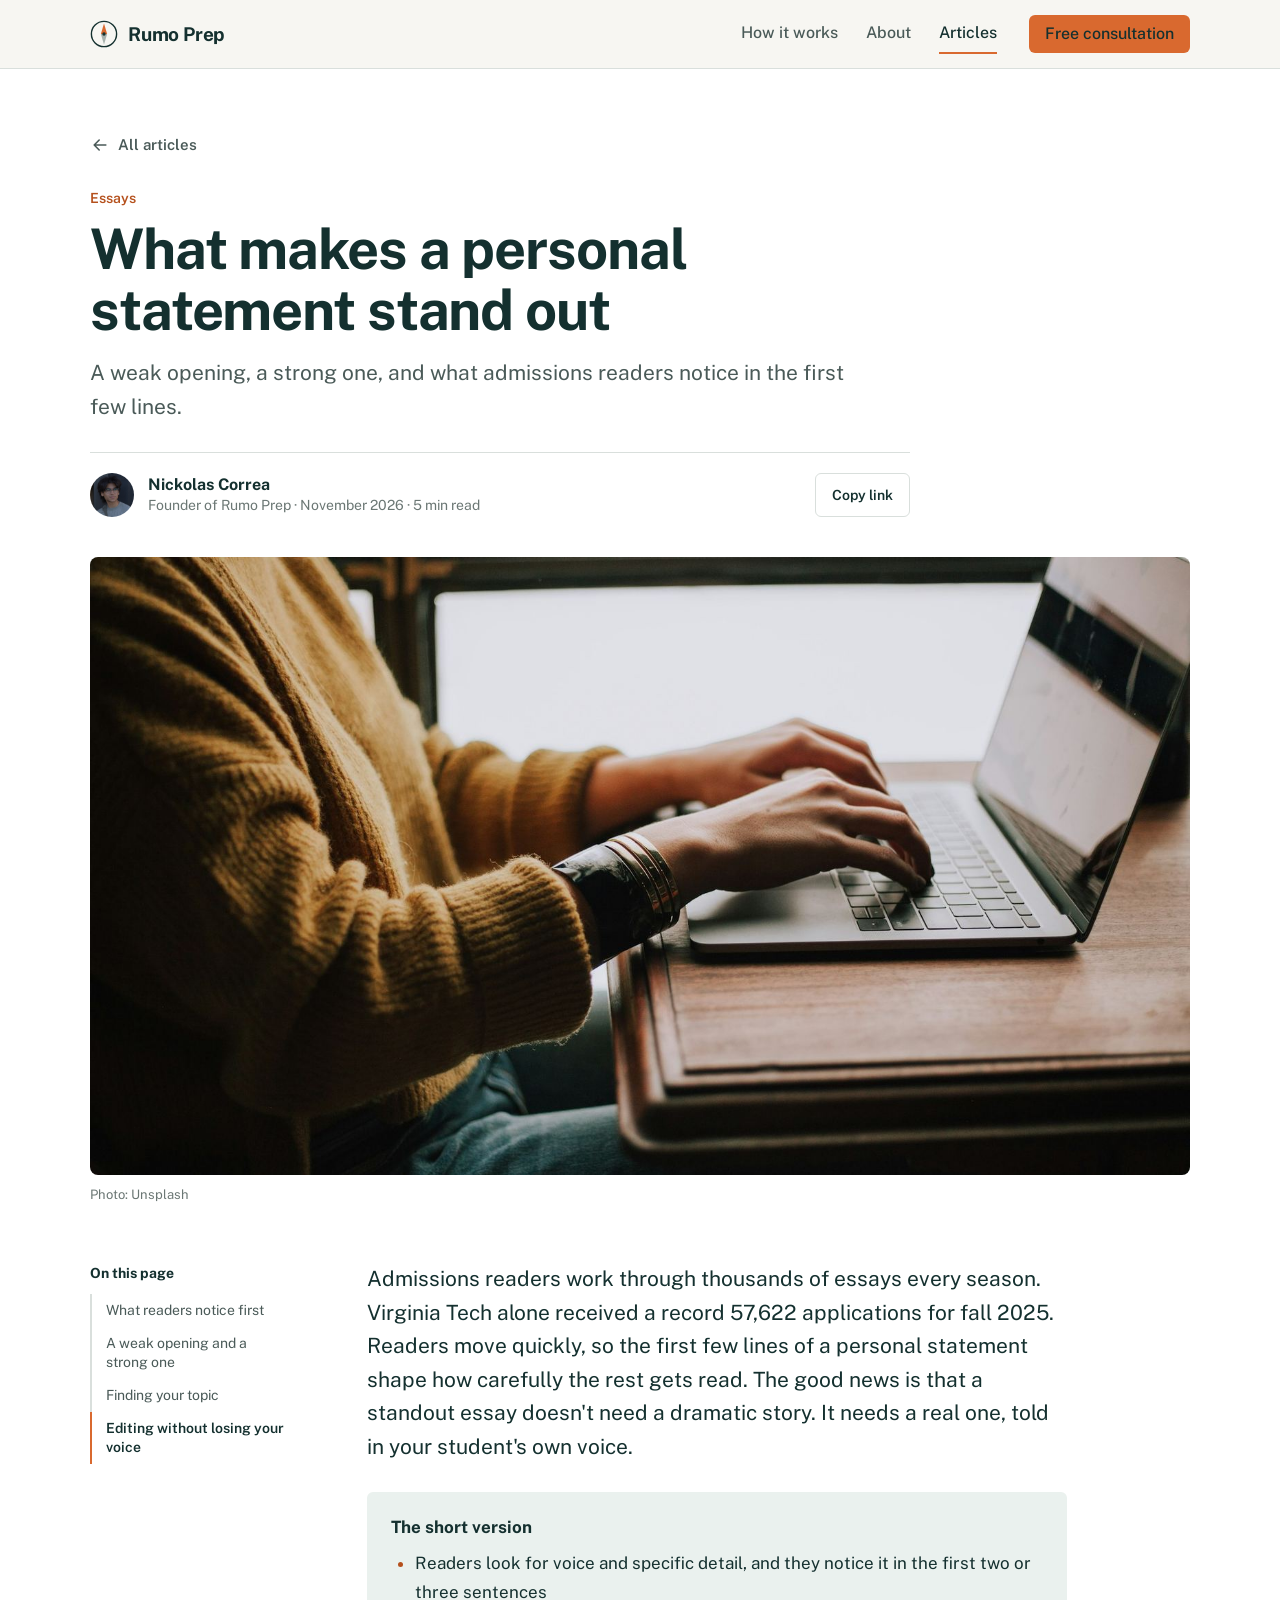
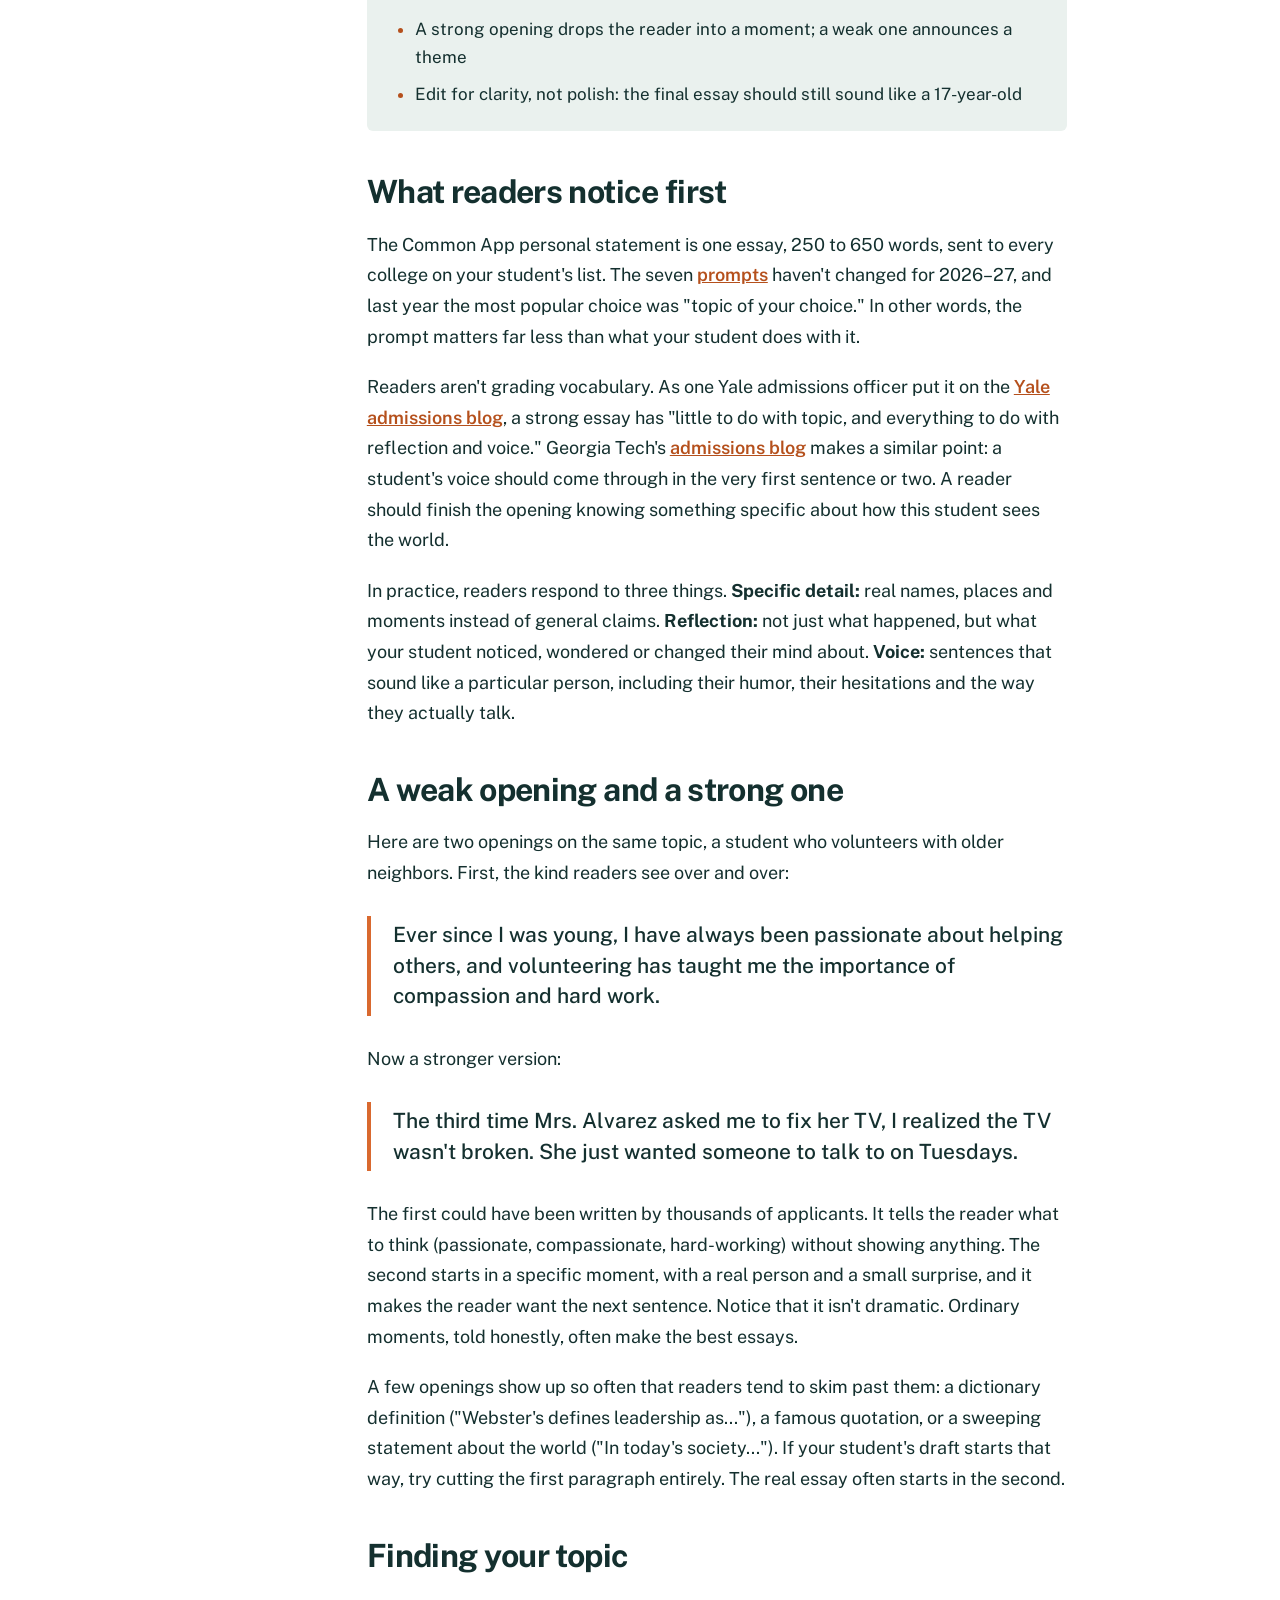
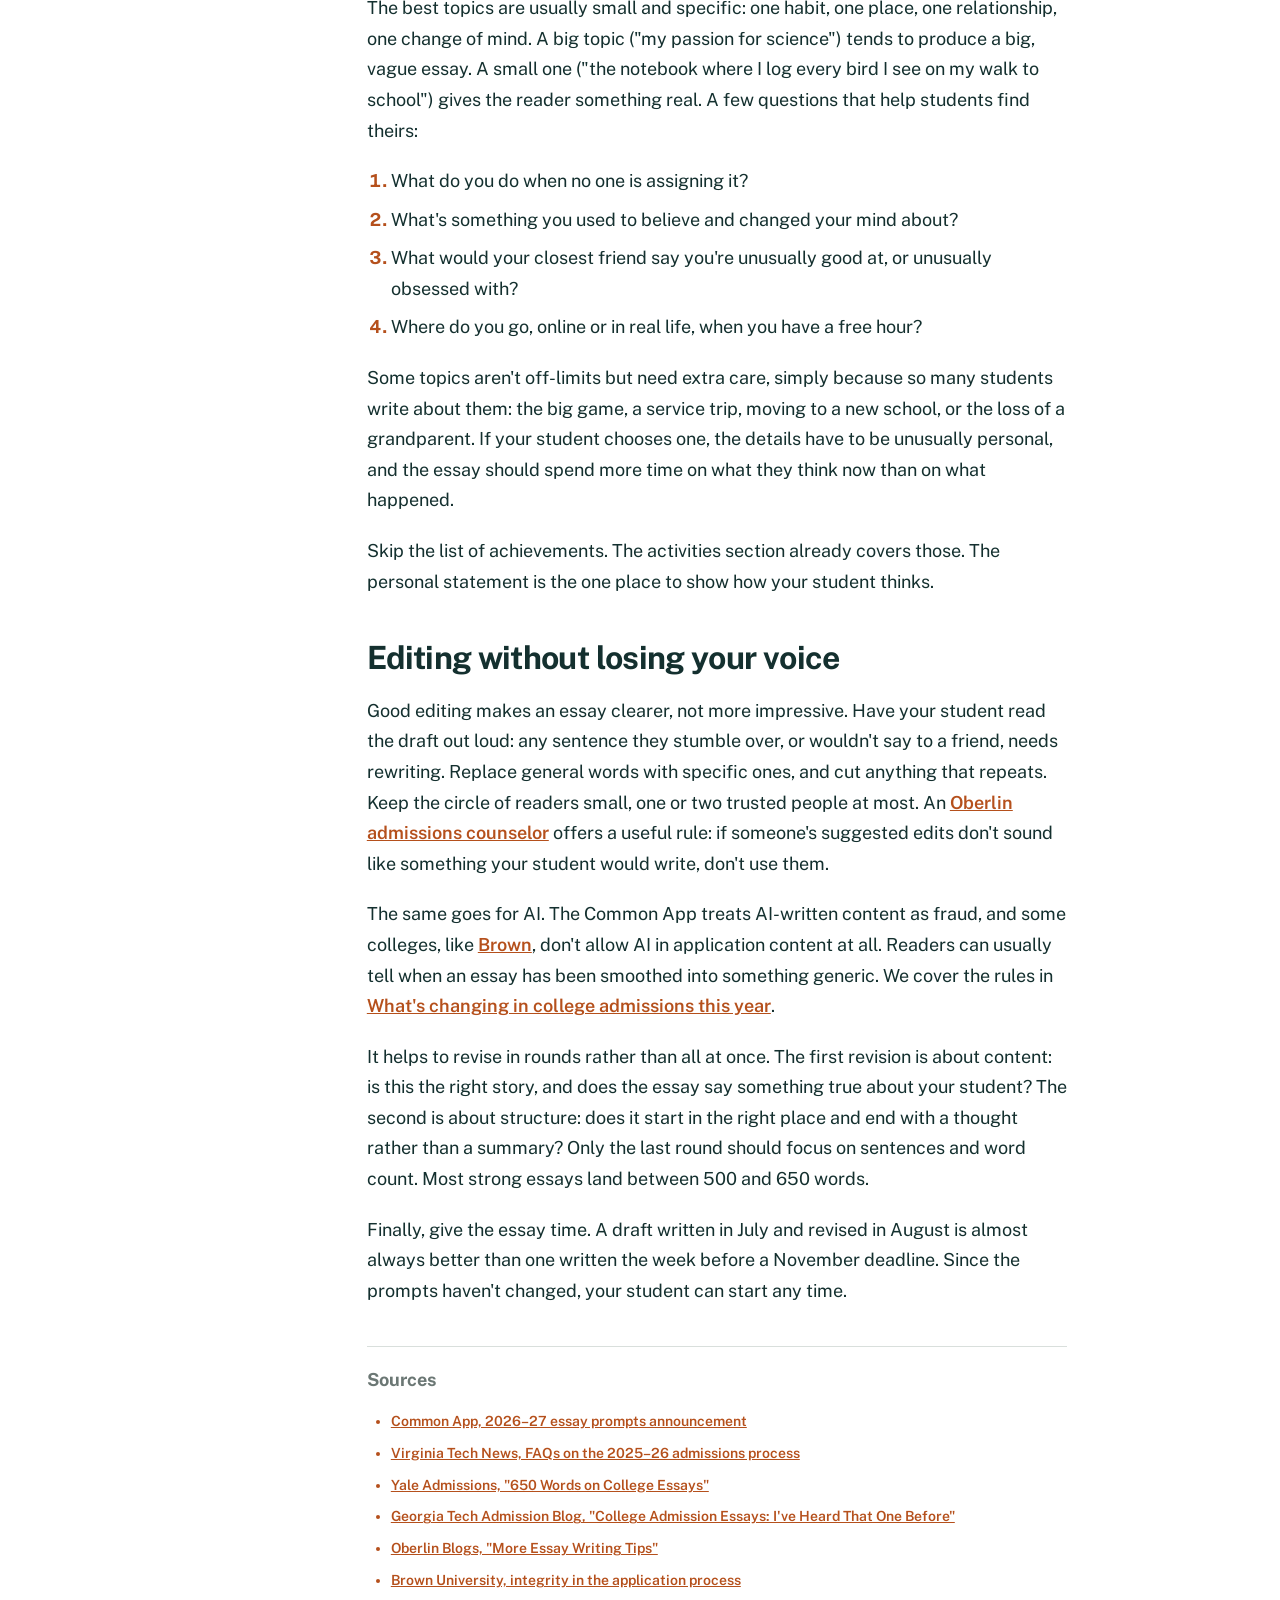
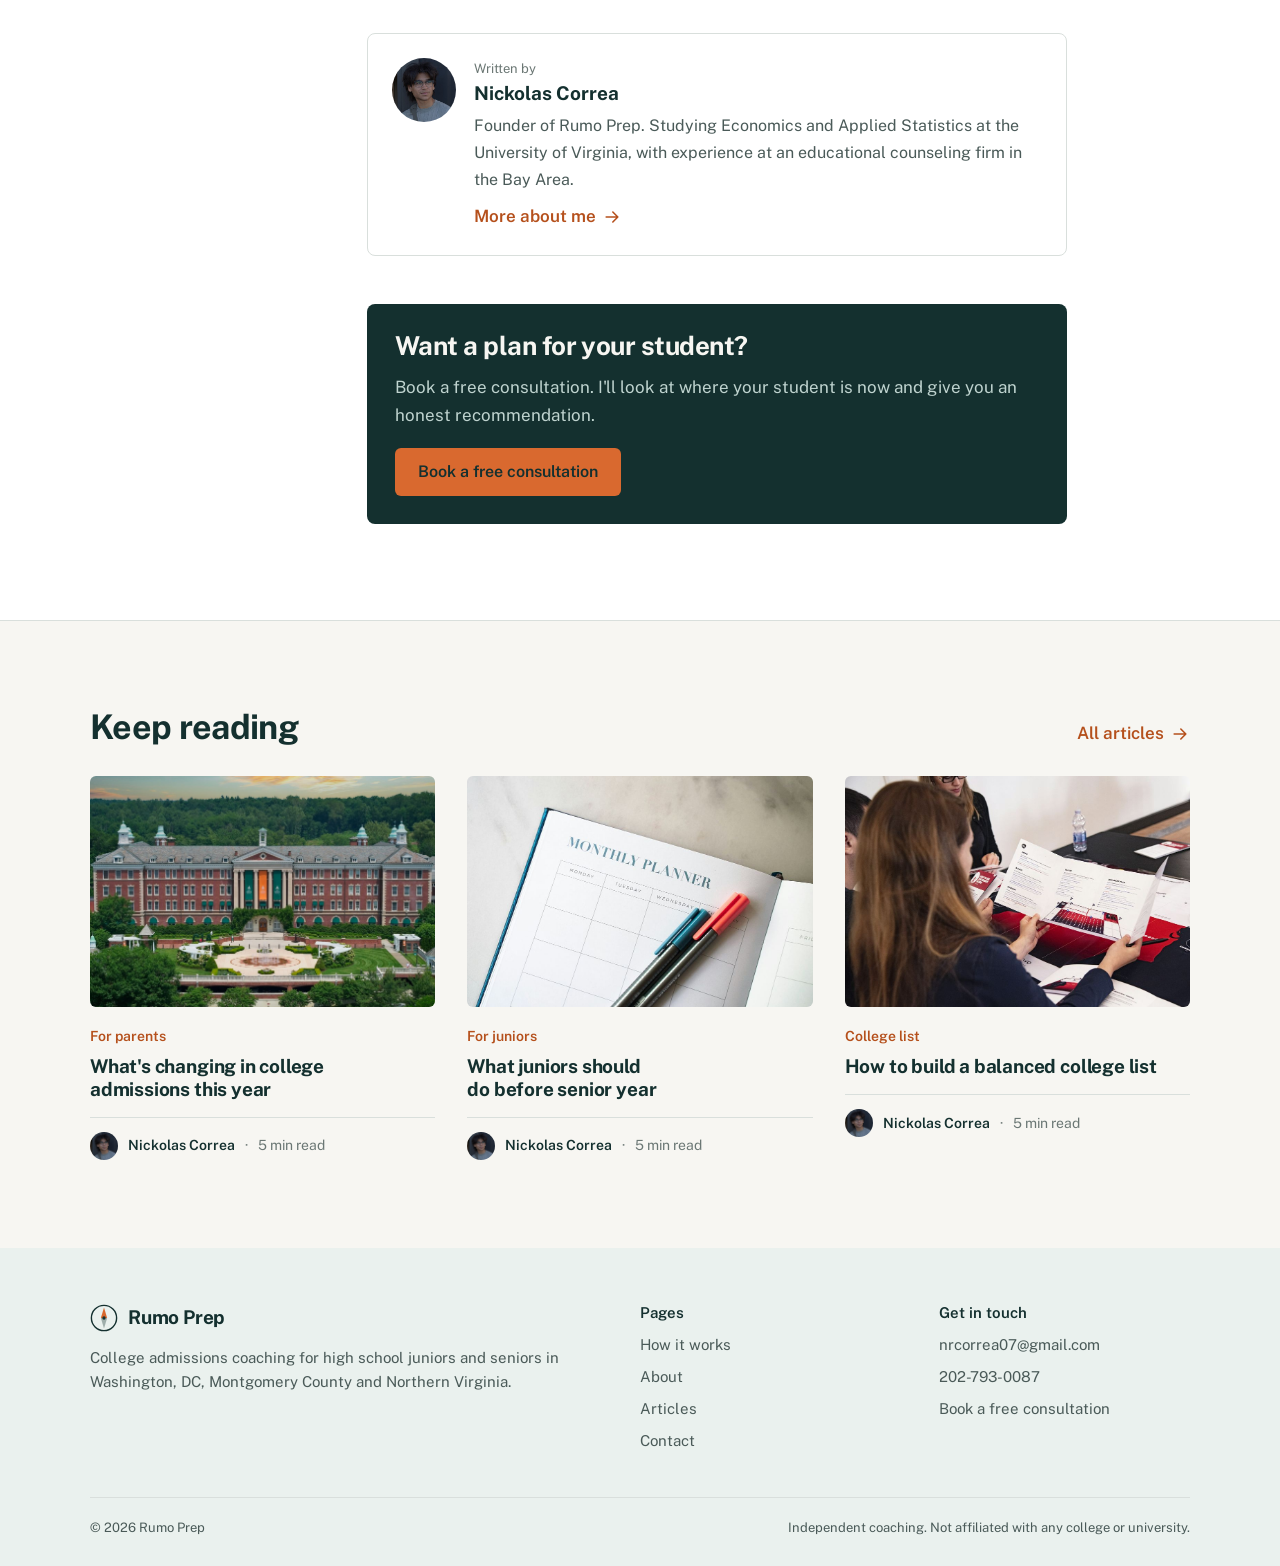
<file: articles/personal-statement.html>
<!doctype html>
<html lang="en">
<head>
<meta charset="utf-8">
<meta name="viewport" content="width=device-width, initial-scale=1">
<!--
  ARTICLE: What makes a personal statement stand out
  Written November 2026. Facts were checked against the sources listed at the end of the article.
  Testing policies, deadlines and dates change every year, so re-check them before each new cycle.
  To edit: change the text in "prose". If you rename a section heading, update its link in
  "On this page" too (they share an id). If the read time changes, update it in the byline,
  on this article's card in articles.html, and in the "Keep reading" cards on the other articles.
-->

<title>What makes a personal statement stand out | Rumo Prep</title>
<meta name="description" content="A weak opening, a strong one, and what admissions readers notice in the first few lines.">
<meta name="theme-color" content="#14302F">
<link rel="icon" href="../favicon.svg" type="image/svg+xml">
<meta property="og:type" content="article">
<meta property="og:title" content="What makes a personal statement stand out">
<meta property="og:description" content="A weak opening, a strong one, and what admissions readers notice in the first few lines.">
<meta property="og:image" content="https://rumoprep.com/images/articles/personal-statement-hero.jpg">
<link rel="preconnect" href="https://fonts.googleapis.com">
<link rel="preconnect" href="https://fonts.gstatic.com" crossorigin>
<link rel="stylesheet" href="https://fonts.googleapis.com/css2?family=Public+Sans:ital,wght@0,400..800;1,400..700&display=swap">
<link rel="stylesheet" href="../style.css?v=9">
<script src="../main.js?v=3" defer></script>
</head>
<body>
<a class="skip" href="#main">Skip to content</a>

<header class="site">
  <div class="wrap bar">
    <a class="brand" href="../index.html" aria-label="Rumo Prep home">
      <svg viewBox="0 0 40 40" aria-hidden="true"><circle cx="20" cy="20" r="18" fill="none" stroke="currentColor" stroke-width="2"/><polygon class="needle" points="20,5 24.5,20 15.5,20"/><polygon points="20,35 24.5,20 15.5,20" fill="currentColor" opacity=".35"/><circle cx="20" cy="20" r="2.4" fill="currentColor"/></svg>
      Rumo Prep
    </a>
    <button class="menu-btn" type="button" aria-expanded="false" aria-controls="nav">Menu</button>
    <nav class="main" id="nav" aria-label="Main">
      <a href="../how-it-works.html">How it works</a>
      <a href="../about.html">About</a>
      <a href="../articles.html" aria-current="page">Articles</a>
      <a href="../contact.html" class="btn btn-solid">Free consultation</a>
    </nav>
  </div>
</header>

<main id="main" class="post-page light-band">
  <article>
    <header class="wrap post-head">
      <a class="back" href="../articles.html"><svg class="icon"><use href="#i-back"/></svg>All articles</a>
      <p class="post-cat">Essays</p>
      <h1>What makes a personal statement stand out</h1>
      <p class="dek">A weak opening, a strong one, and what admissions readers notice in the first few lines.</p>
      <div class="post-meta">
        <img class="avatar" src="../images/avatar.jpg?v=2" alt="" width="240" height="240">
        <p><b>Nickolas Correa</b><span>Founder of Rumo Prep · November 2026 · 5 min read</span></p>
        <button class="copy-link" type="button" data-copy-link>Copy link</button>
      </div>
    </header>

    <figure class="wrap post-hero">
      <img src="../images/articles/personal-statement-hero.jpg" alt="Someone in a mustard sweater typing on a laptop by a window" width="1600" height="900" fetchpriority="high">
      <figcaption>Photo: Unsplash</figcaption>
    </figure>

    <div class="wrap post-body">
      <nav class="toc" aria-label="On this page">
        <p>On this page</p>
        <ol>
          <li><a href="#first-lines">What readers notice first</a></li>
          <li><a href="#openings">A weak opening and a strong one</a></li>
          <li><a href="#topic">Finding your topic</a></li>
          <li><a href="#editing">Editing without losing your voice</a></li>
        </ol>
      </nav>

      <div class="prose">
        <p class="lead-p">Admissions readers work through thousands of essays every season. Virginia Tech alone received a record 57,622 applications for fall 2025. Readers move quickly, so the first few lines of a personal statement shape how carefully the rest gets read. The good news is that a standout essay doesn't need a dramatic story. It needs a real one, told in your student's own voice.</p>

        <div class="callout">
          <b>The short version</b>
          <ul><li>Readers look for voice and specific detail, and they notice it in the first two or three sentences</li><li>A strong opening drops the reader into a moment; a weak one announces a theme</li><li>Edit for clarity, not polish: the final essay should still sound like a 17-year-old</li></ul>
        </div>

        <h2 id="first-lines">What readers notice first</h2>
        <p>The Common App personal statement is one essay, 250 to 650 words, sent to every college on your student's list. The seven <a href="https://www.commonapp.org/blog/announcing-2026-2027-common-app-essay-prompts">prompts</a> haven't changed for 2026–27, and last year the most popular choice was "topic of your choice." In other words, the prompt matters far less than what your student does with it.</p>
        <p>Readers aren't grading vocabulary. As one Yale admissions officer put it on the <a href="https://admissions.yale.edu/bulldogs-blogs/hannah/2017/10/12/650-words-college-essays">Yale admissions blog</a>, a strong essay has "little to do with topic, and everything to do with reflection and voice." Georgia Tech's <a href="https://sites.gatech.edu/admission-blog/2018/09/28/college-admission-essays-ive-heard-that-one-before-2">admissions blog</a> makes a similar point: a student's voice should come through in the very first sentence or two. A reader should finish the opening knowing something specific about how this student sees the world.</p>
        <p>In practice, readers respond to three things. <b>Specific detail:</b> real names, places and moments instead of general claims. <b>Reflection:</b> not just what happened, but what your student noticed, wondered or changed their mind about. <b>Voice:</b> sentences that sound like a particular person, including their humor, their hesitations and the way they actually talk.</p>
        <h2 id="openings">A weak opening and a strong one</h2>
        <p>Here are two openings on the same topic, a student who volunteers with older neighbors. First, the kind readers see over and over:</p>
        <blockquote>Ever since I was young, I have always been passionate about helping others, and volunteering has taught me the importance of compassion and hard work.</blockquote>
        <p>Now a stronger version:</p>
        <blockquote>The third time Mrs. Alvarez asked me to fix her TV, I realized the TV wasn't broken. She just wanted someone to talk to on Tuesdays.</blockquote>
        <p>The first could have been written by thousands of applicants. It tells the reader what to think (passionate, compassionate, hard-working) without showing anything. The second starts in a specific moment, with a real person and a small surprise, and it makes the reader want the next sentence. Notice that it isn't dramatic. Ordinary moments, told honestly, often make the best essays.</p>
        <p>A few openings show up so often that readers tend to skim past them: a dictionary definition ("Webster's defines leadership as..."), a famous quotation, or a sweeping statement about the world ("In today's society..."). If your student's draft starts that way, try cutting the first paragraph entirely. The real essay often starts in the second.</p>
        <h2 id="topic">Finding your topic</h2>
        <p>The best topics are usually small and specific: one habit, one place, one relationship, one change of mind. A big topic ("my passion for science") tends to produce a big, vague essay. A small one ("the notebook where I log every bird I see on my walk to school") gives the reader something real. A few questions that help students find theirs:</p>
        <ol><li>What do you do when no one is assigning it?</li><li>What's something you used to believe and changed your mind about?</li><li>What would your closest friend say you're unusually good at, or unusually obsessed with?</li><li>Where do you go, online or in real life, when you have a free hour?</li></ol>
        <p>Some topics aren't off-limits but need extra care, simply because so many students write about them: the big game, a service trip, moving to a new school, or the loss of a grandparent. If your student chooses one, the details have to be unusually personal, and the essay should spend more time on what they think now than on what happened.</p>
        <p>Skip the list of achievements. The activities section already covers those. The personal statement is the one place to show how your student thinks.</p>
        <h2 id="editing">Editing without losing your voice</h2>
        <p>Good editing makes an essay clearer, not more impressive. Have your student read the draft out loud: any sentence they stumble over, or wouldn't say to a friend, needs rewriting. Replace general words with specific ones, and cut anything that repeats. Keep the circle of readers small, one or two trusted people at most. An <a href="https://www.oberlin.edu/blogs/more-essay-writing-tips">Oberlin admissions counselor</a> offers a useful rule: if someone's suggested edits don't sound like something your student would write, don't use them.</p>
        <p>The same goes for AI. The Common App treats AI-written content as fraud, and some colleges, like <a href="https://admission.brown.edu/apply/how-apply/integrity-application-process">Brown</a>, don't allow AI in application content at all. Readers can usually tell when an essay has been smoothed into something generic. We cover the rules in <a href="whats-changing.html">What's changing in college admissions this year</a>.</p>
        <p>It helps to revise in rounds rather than all at once. The first revision is about content: is this the right story, and does the essay say something true about your student? The second is about structure: does it start in the right place and end with a thought rather than a summary? Only the last round should focus on sentences and word count. Most strong essays land between 500 and 650 words.</p>
        <p>Finally, give the essay time. A draft written in July and revised in August is almost always better than one written the week before a November deadline. Since the prompts haven't changed, your student can start any time.</p>

        <div class="sources">
          <p><b>Sources</b></p>
          <ul><li><a href="https://www.commonapp.org/blog/announcing-2026-2027-common-app-essay-prompts">Common App, 2026–27 essay prompts announcement</a></li><li><a href="https://news.vt.edu/articles/2025/07/admissions-updatesFAQ-2025.html">Virginia Tech News, FAQs on the 2025–26 admissions process</a></li><li><a href="https://admissions.yale.edu/bulldogs-blogs/hannah/2017/10/12/650-words-college-essays">Yale Admissions, "650 Words on College Essays"</a></li><li><a href="https://sites.gatech.edu/admission-blog/2018/09/28/college-admission-essays-ive-heard-that-one-before-2">Georgia Tech Admission Blog, "College Admission Essays: I've Heard That One Before"</a></li><li><a href="https://www.oberlin.edu/blogs/more-essay-writing-tips">Oberlin Blogs, "More Essay Writing Tips"</a></li><li><a href="https://admission.brown.edu/apply/how-apply/integrity-application-process">Brown University, integrity in the application process</a></li></ul>
        </div>

        <div class="author-box">
          <img src="../images/avatar.jpg?v=2" alt="Nickolas Correa" width="240" height="240">
          <div>
            <p class="ab-label">Written by</p>
            <p class="ab-name">Nickolas Correa</p>
            <p>Founder of Rumo Prep. Studying Economics and Applied Statistics at the University of Virginia, with experience at an educational counseling firm in the Bay Area.</p>
            <a class="more" href="../about.html">More about me <svg class="icon"><use href="#i-arrow"/></svg></a>
          </div>
        </div>

        <div class="end-cta">
          <h2>Want a plan for your student?</h2>
          <p>Book a free consultation. I'll look at where your student is now and give you an honest recommendation.</p>
          <a class="btn btn-solid" href="../contact.html">Book a free consultation</a>
        </div>
      </div>
    </div>
  </article>

  <section class="keep-reading blog">
    <div class="wrap">
      <div class="kr-head"><h2>Keep reading</h2><a class="more" href="../articles.html">All articles <svg class="icon"><use href="#i-arrow"/></svg></a></div>
      <div class="related">
        <a class="post-card" href="whats-changing.html">
          <div class="thumb"><img src="../images/articles/whats-changing.jpg" alt="A large red-brick university building with formal gardens and a fountain" width="1000" height="667" loading="lazy"></div>
          <p class="post-cat">For parents</p>
          <h3>What's changing in college admissions this year</h3>
          <p class="byline"><img src="../images/avatar.jpg?v=2" alt="" width="240" height="240"><span>Nickolas Correa</span><span class="soon">5 min read</span></p>
        </a>
        <a class="post-card" href="juniors-before-senior-year.html">
          <div class="thumb"><img src="../images/articles/juniors-before-senior-year.jpg" alt="An open monthly planner with colored pens" width="1000" height="667" loading="lazy"></div>
          <p class="post-cat">For juniors</p>
          <h3>What juniors should do before senior year</h3>
          <p class="byline"><img src="../images/avatar.jpg?v=2" alt="" width="240" height="240"><span>Nickolas Correa</span><span class="soon">5 min read</span></p>
        </a>
        <a class="post-card" href="balanced-college-list.html">
          <div class="thumb"><img src="../images/articles/balanced-college-list.jpg" alt="A student reading through brochures at a table" width="1000" height="667" loading="lazy"></div>
          <p class="post-cat">College list</p>
          <h3>How to build a balanced college list</h3>
          <p class="byline"><img src="../images/avatar.jpg?v=2" alt="" width="240" height="240"><span>Nickolas Correa</span><span class="soon">5 min read</span></p>
        </a>
      </div>
    </div>
  </section>
</main>

<footer class="site">
  <div class="wrap">
    <div class="foot">
      <div>
        <a class="brand" href="../index.html"><svg viewBox="0 0 40 40" aria-hidden="true"><circle cx="20" cy="20" r="18" fill="none" stroke="currentColor" stroke-width="2"/><polygon class="needle" points="20,5 24.5,20 15.5,20"/><polygon points="20,35 24.5,20 15.5,20" fill="currentColor" opacity=".35"/><circle cx="20" cy="20" r="2.4" fill="currentColor"/></svg>Rumo Prep</a>
        <p>College admissions coaching for high school juniors and seniors in Washington, DC, Montgomery County and Northern Virginia.</p>
      </div>
      <div><h4>Pages</h4><ul><li><a href="../how-it-works.html">How it works</a></li><li><a href="../about.html">About</a></li><li><a href="../articles.html">Articles</a></li><li><a href="../contact.html">Contact</a></li></ul></div>
      <div><h4>Get in touch</h4><ul><li><a data-site="email" href="mailto:nrcorrea07@gmail.com">nrcorrea07@gmail.com</a></li><li><a data-site="phone" href="tel:+12027930087">202-793-0087</a></li><li><a href="../contact.html">Book a free consultation</a></li></ul></div>
    </div>
    <div class="foot-base"><span>© <span data-year>2026</span> Rumo Prep</span><span>Independent coaching. Not affiliated with any college or university.</span></div>
  </div>
</footer>
</body>
</html>
</file>
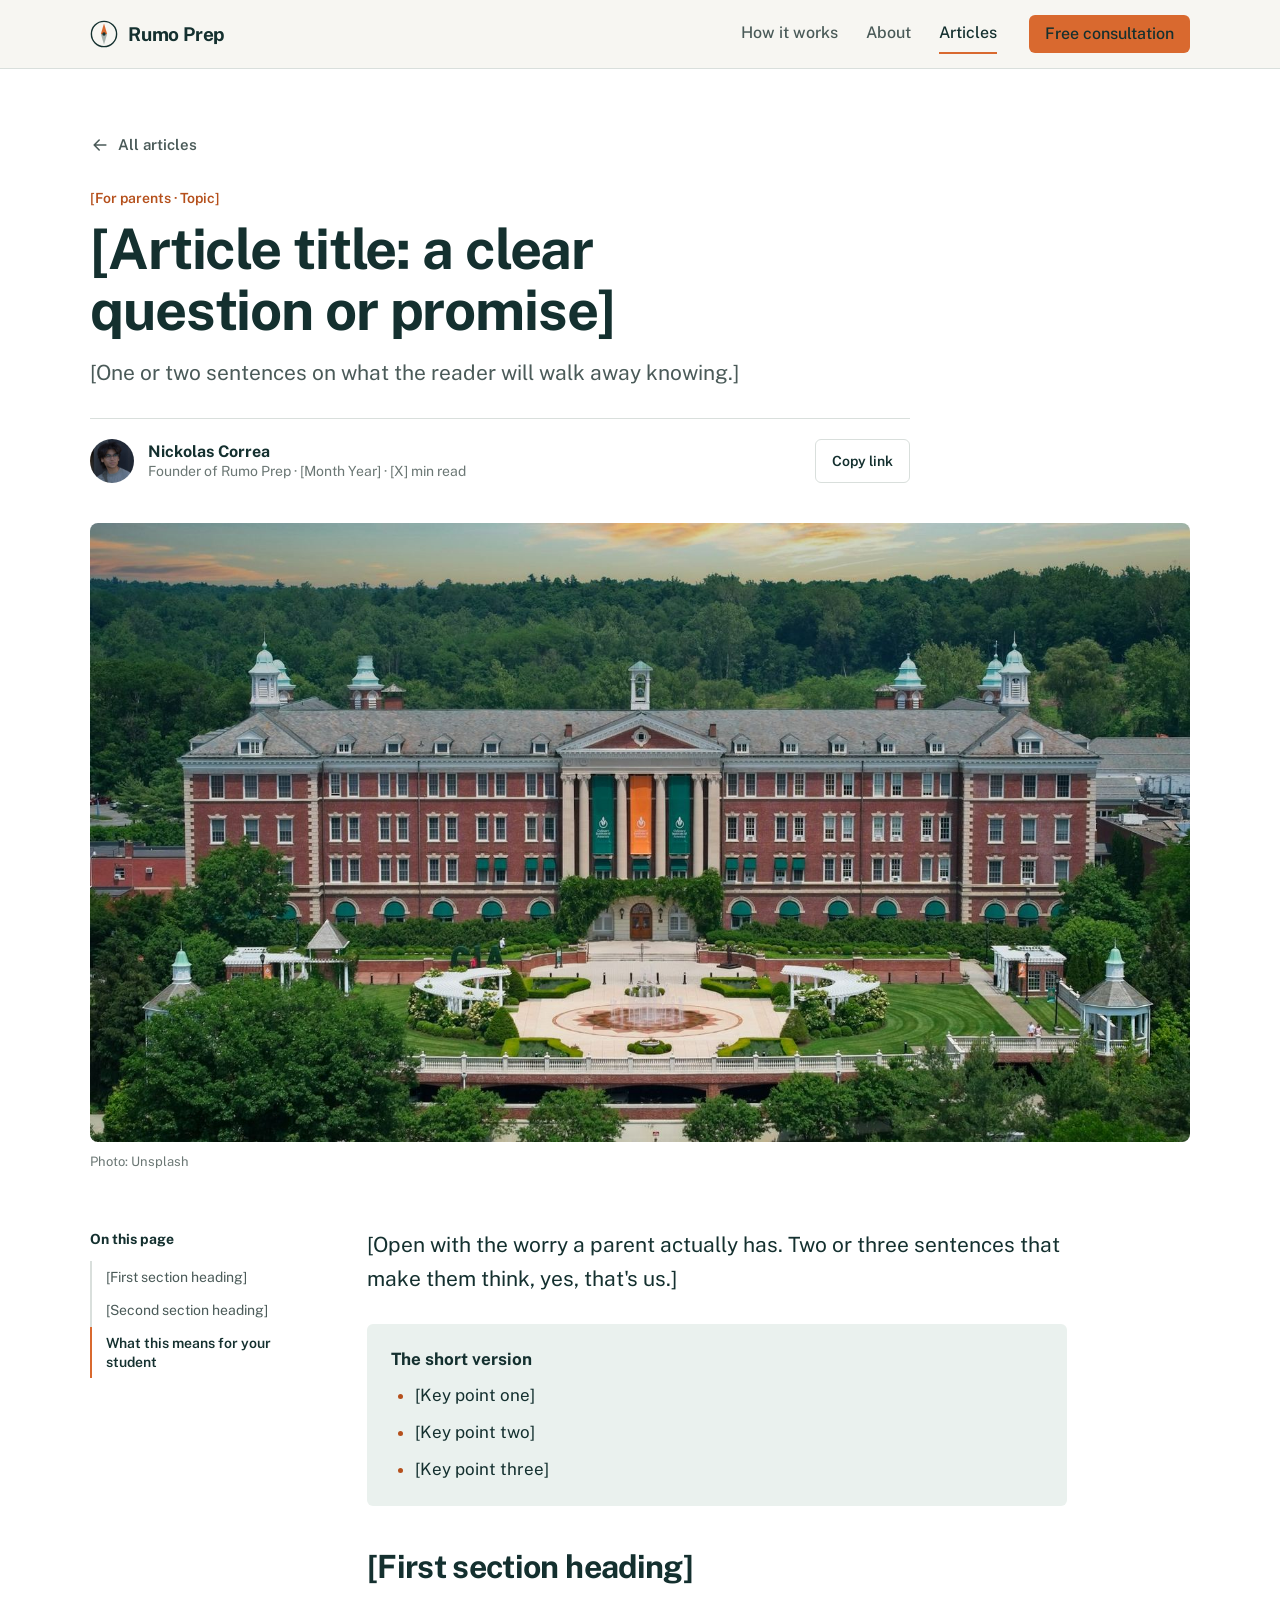
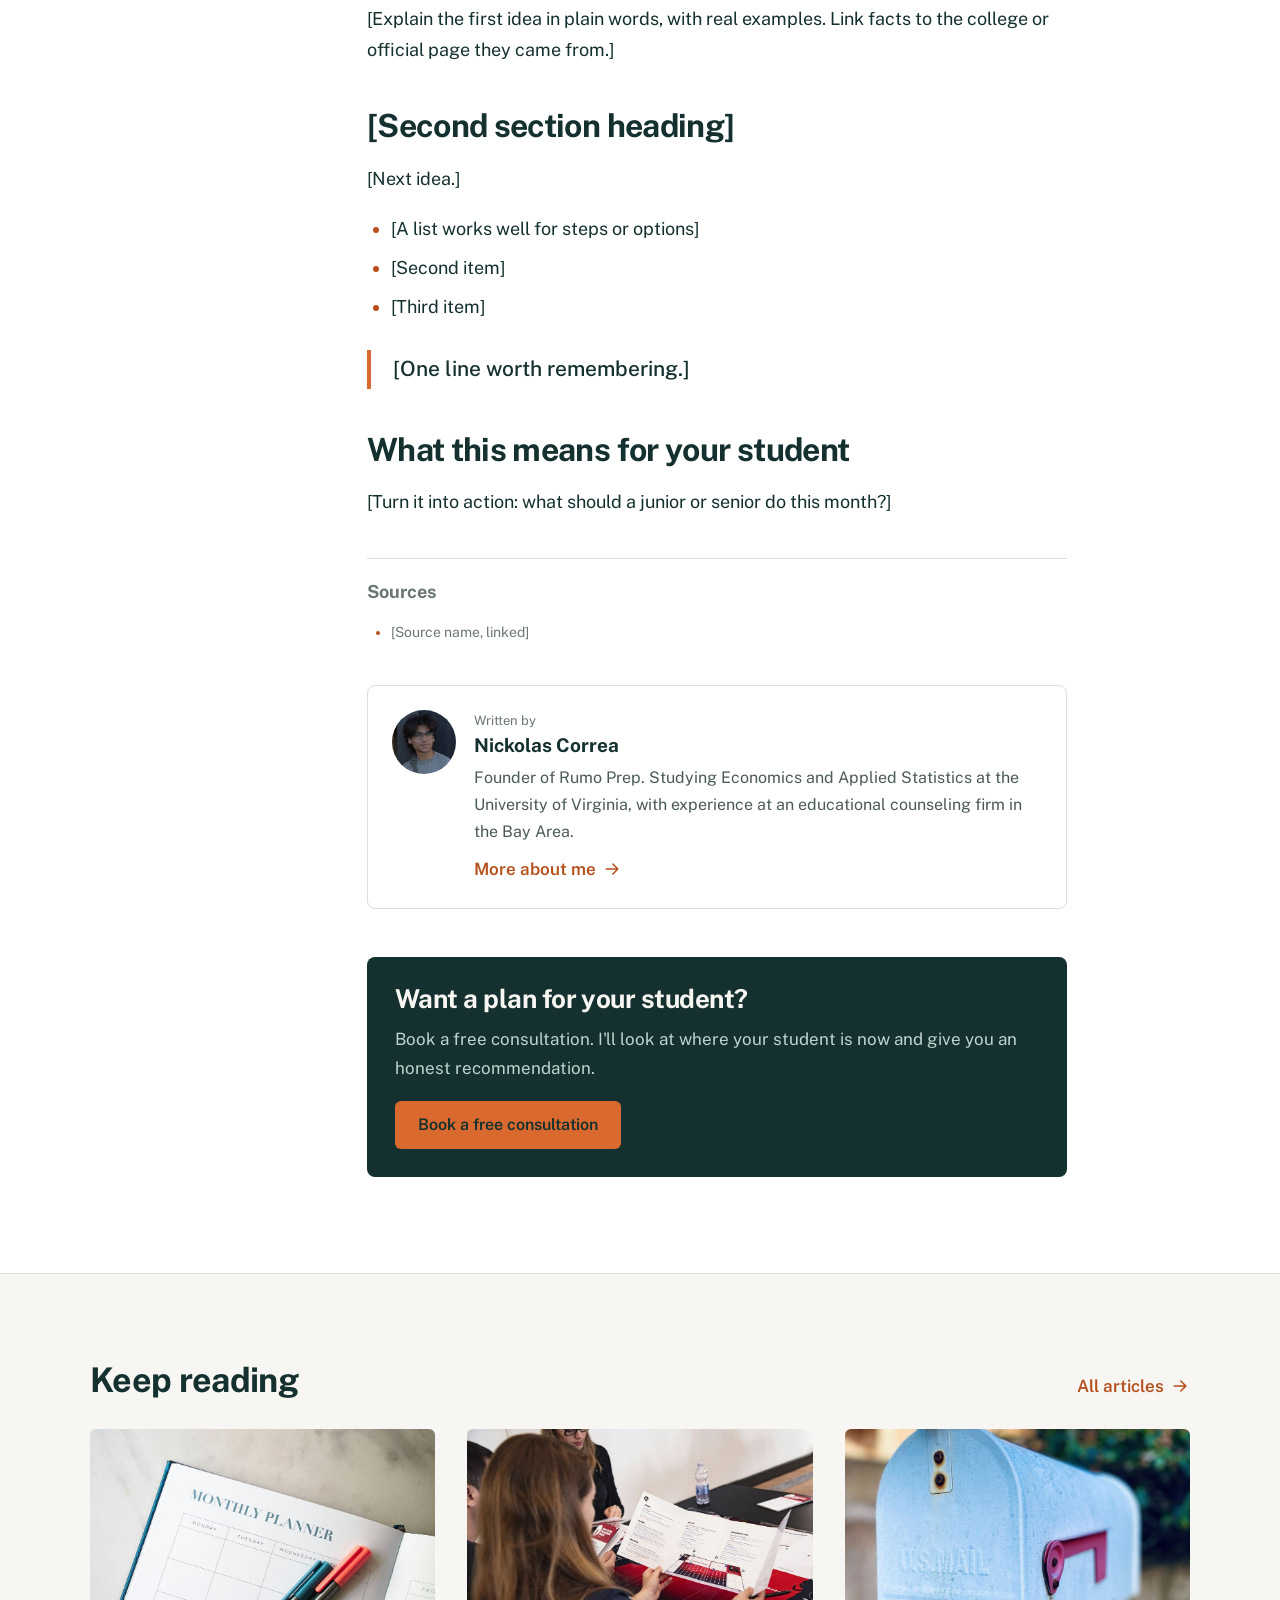
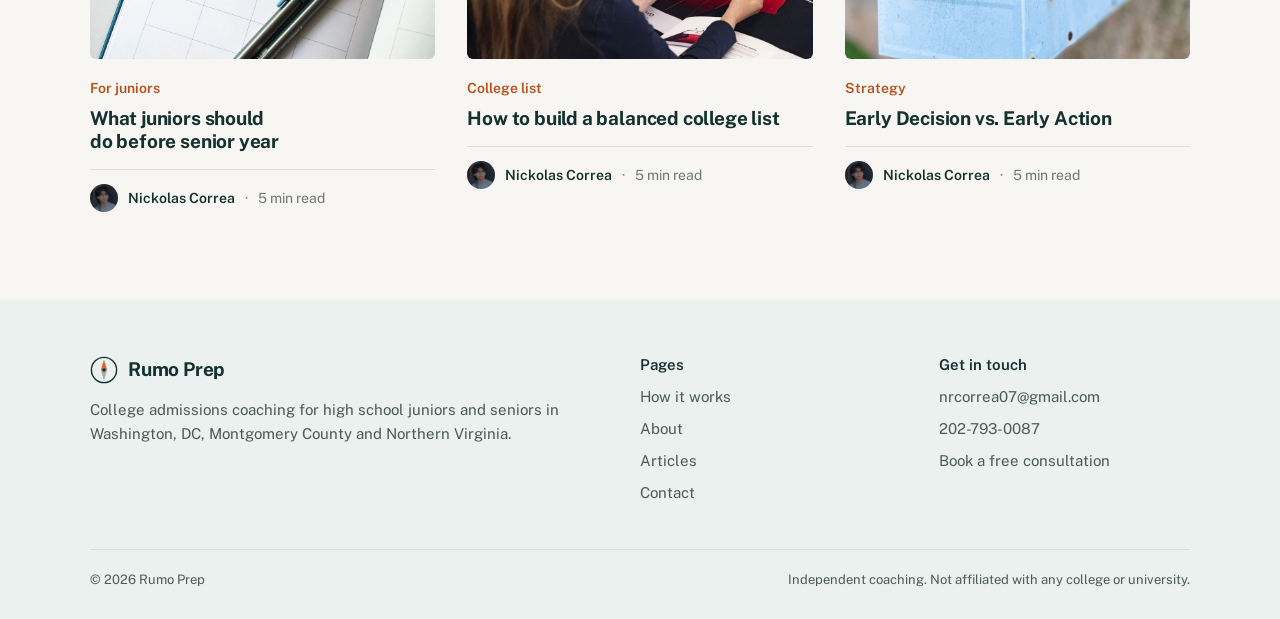
<file: articles/template.html>
<!doctype html>
<html lang="en">
<head>
<meta charset="utf-8">
<meta name="viewport" content="width=device-width, initial-scale=1">
<!--
  ARTICLE TEMPLATE
  1. Copy this file into the articles folder and rename it, e.g. my-new-article.html
     (lowercase, dashes, no spaces).
  2. Replace everything in [brackets], and add or remove sections as you need.
     Each section heading needs an id (e.g. id="first-section") and a matching
     link in "On this page".
  3. Add a header photo as images/articles/[slug]-hero.jpg (1600 x 900) and a card
     photo as images/articles/[slug].jpg (1000 x 667).
  4. Delete the "noindex" line just below once the article is written, so Google can find it.
  5. Add a card for it on articles.html (instructions are in that file).
-->
<meta name="robots" content="noindex">
<title>[Article title: a clear question or promise] | Rumo Prep</title>
<meta name="description" content="[One or two sentences on what the reader will walk away knowing.]">
<meta name="theme-color" content="#14302F">
<link rel="icon" href="../favicon.svg" type="image/svg+xml">
<meta property="og:type" content="article">
<meta property="og:title" content="[Article title: a clear question or promise]">
<meta property="og:description" content="[One or two sentences on what the reader will walk away knowing.]">
<meta property="og:image" content="https://rumoprep.com/images/articles/[slug]-hero.jpg">
<link rel="preconnect" href="https://fonts.googleapis.com">
<link rel="preconnect" href="https://fonts.gstatic.com" crossorigin>
<link rel="stylesheet" href="https://fonts.googleapis.com/css2?family=Public+Sans:ital,wght@0,400..800;1,400..700&display=swap">
<link rel="stylesheet" href="../style.css?v=9">
<script src="../main.js?v=3" defer></script>
</head>
<body>
<a class="skip" href="#main">Skip to content</a>

<header class="site">
  <div class="wrap bar">
    <a class="brand" href="../index.html" aria-label="Rumo Prep home">
      <svg viewBox="0 0 40 40" aria-hidden="true"><circle cx="20" cy="20" r="18" fill="none" stroke="currentColor" stroke-width="2"/><polygon class="needle" points="20,5 24.5,20 15.5,20"/><polygon points="20,35 24.5,20 15.5,20" fill="currentColor" opacity=".35"/><circle cx="20" cy="20" r="2.4" fill="currentColor"/></svg>
      Rumo Prep
    </a>
    <button class="menu-btn" type="button" aria-expanded="false" aria-controls="nav">Menu</button>
    <nav class="main" id="nav" aria-label="Main">
      <a href="../how-it-works.html">How it works</a>
      <a href="../about.html">About</a>
      <a href="../articles.html" aria-current="page">Articles</a>
      <a href="../contact.html" class="btn btn-solid">Free consultation</a>
    </nav>
  </div>
</header>

<main id="main" class="post-page light-band">
  <article>
    <header class="wrap post-head">
      <a class="back" href="../articles.html"><svg class="icon"><use href="#i-back"/></svg>All articles</a>
      <p class="post-cat">[For parents · Topic]</p>
      <h1>[Article title: a clear question or promise]</h1>
      <p class="dek">[One or two sentences on what the reader will walk away knowing.]</p>
      <div class="post-meta">
        <img class="avatar" src="../images/avatar.jpg?v=2" alt="" width="240" height="240">
        <p><b>Nickolas Correa</b><span>Founder of Rumo Prep · [Month Year] · [X] min read</span></p>
        <button class="copy-link" type="button" data-copy-link>Copy link</button>
      </div>
    </header>

    <figure class="wrap post-hero">
      <img src="../images/articles/whats-changing-hero.jpg" alt="[Describe the header photo]" width="1600" height="900" fetchpriority="high">
      <figcaption>Photo: Unsplash</figcaption>
    </figure>

    <div class="wrap post-body">
      <nav class="toc" aria-label="On this page">
        <p>On this page</p>
        <ol>
          <li><a href="#first-section">[First section heading]</a></li>
          <li><a href="#second-section">[Second section heading]</a></li>
          <li><a href="#next-steps">What this means for your student</a></li>
        </ol>
      </nav>

      <div class="prose">
        <p class="lead-p">[Open with the worry a parent actually has. Two or three sentences that make them think, yes, that's us.]</p>

        <div class="callout">
          <b>The short version</b>
          <ul><li>[Key point one]</li><li>[Key point two]</li><li>[Key point three]</li></ul>
        </div>

        <h2 id="first-section">[First section heading]</h2>
        <p>[Explain the first idea in plain words, with real examples. Link facts to the college or official page they came from.]</p>
        <h2 id="second-section">[Second section heading]</h2>
        <p>[Next idea.]</p>
        <ul><li>[A list works well for steps or options]</li><li>[Second item]</li><li>[Third item]</li></ul>
        <blockquote>[One line worth remembering.]</blockquote>
        <h2 id="next-steps">What this means for your student</h2>
        <p>[Turn it into action: what should a junior or senior do this month?]</p>

        <div class="sources">
          <p><b>Sources</b></p>
          <ul><li>[Source name, linked]</li></ul>
        </div>

        <div class="author-box">
          <img src="../images/avatar.jpg?v=2" alt="Nickolas Correa" width="240" height="240">
          <div>
            <p class="ab-label">Written by</p>
            <p class="ab-name">Nickolas Correa</p>
            <p>Founder of Rumo Prep. Studying Economics and Applied Statistics at the University of Virginia, with experience at an educational counseling firm in the Bay Area.</p>
            <a class="more" href="../about.html">More about me <svg class="icon"><use href="#i-arrow"/></svg></a>
          </div>
        </div>

        <div class="end-cta">
          <h2>Want a plan for your student?</h2>
          <p>Book a free consultation. I'll look at where your student is now and give you an honest recommendation.</p>
          <a class="btn btn-solid" href="../contact.html">Book a free consultation</a>
        </div>
      </div>
    </div>
  </article>

  <section class="keep-reading blog">
    <div class="wrap">
      <div class="kr-head"><h2>Keep reading</h2><a class="more" href="../articles.html">All articles <svg class="icon"><use href="#i-arrow"/></svg></a></div>
      <div class="related">
        <a class="post-card" href="juniors-before-senior-year.html">
          <div class="thumb"><img src="../images/articles/juniors-before-senior-year.jpg" alt="An open monthly planner with colored pens" width="1000" height="667" loading="lazy"></div>
          <p class="post-cat">For juniors</p>
          <h3>What juniors should do before senior year</h3>
          <p class="byline"><img src="../images/avatar.jpg?v=2" alt="" width="240" height="240"><span>Nickolas Correa</span><span class="soon">5 min read</span></p>
        </a>
        <a class="post-card" href="balanced-college-list.html">
          <div class="thumb"><img src="../images/articles/balanced-college-list.jpg" alt="A student reading through brochures at a table" width="1000" height="667" loading="lazy"></div>
          <p class="post-cat">College list</p>
          <h3>How to build a balanced college list</h3>
          <p class="byline"><img src="../images/avatar.jpg?v=2" alt="" width="240" height="240"><span>Nickolas Correa</span><span class="soon">5 min read</span></p>
        </a>
        <a class="post-card" href="early-decision-early-action.html">
          <div class="thumb"><img src="../images/articles/early-decision-early-action.jpg" alt="A light blue U.S. mailbox with its red flag" width="1000" height="667" loading="lazy"></div>
          <p class="post-cat">Strategy</p>
          <h3>Early Decision vs. Early Action</h3>
          <p class="byline"><img src="../images/avatar.jpg?v=2" alt="" width="240" height="240"><span>Nickolas Correa</span><span class="soon">5 min read</span></p>
        </a>
      </div>
    </div>
  </section>
</main>

<footer class="site">
  <div class="wrap">
    <div class="foot">
      <div>
        <a class="brand" href="../index.html"><svg viewBox="0 0 40 40" aria-hidden="true"><circle cx="20" cy="20" r="18" fill="none" stroke="currentColor" stroke-width="2"/><polygon class="needle" points="20,5 24.5,20 15.5,20"/><polygon points="20,35 24.5,20 15.5,20" fill="currentColor" opacity=".35"/><circle cx="20" cy="20" r="2.4" fill="currentColor"/></svg>Rumo Prep</a>
        <p>College admissions coaching for high school juniors and seniors in Washington, DC, Montgomery County and Northern Virginia.</p>
      </div>
      <div><h4>Pages</h4><ul><li><a href="../how-it-works.html">How it works</a></li><li><a href="../about.html">About</a></li><li><a href="../articles.html">Articles</a></li><li><a href="../contact.html">Contact</a></li></ul></div>
      <div><h4>Get in touch</h4><ul><li><a data-site="email" href="mailto:nrcorrea07@gmail.com">nrcorrea07@gmail.com</a></li><li><a data-site="phone" href="tel:+12027930087">202-793-0087</a></li><li><a href="../contact.html">Book a free consultation</a></li></ul></div>
    </div>
    <div class="foot-base"><span>© <span data-year>2026</span> Rumo Prep</span><span>Independent coaching. Not affiliated with any college or university.</span></div>
  </div>
</footer>
</body>
</html>
</file>
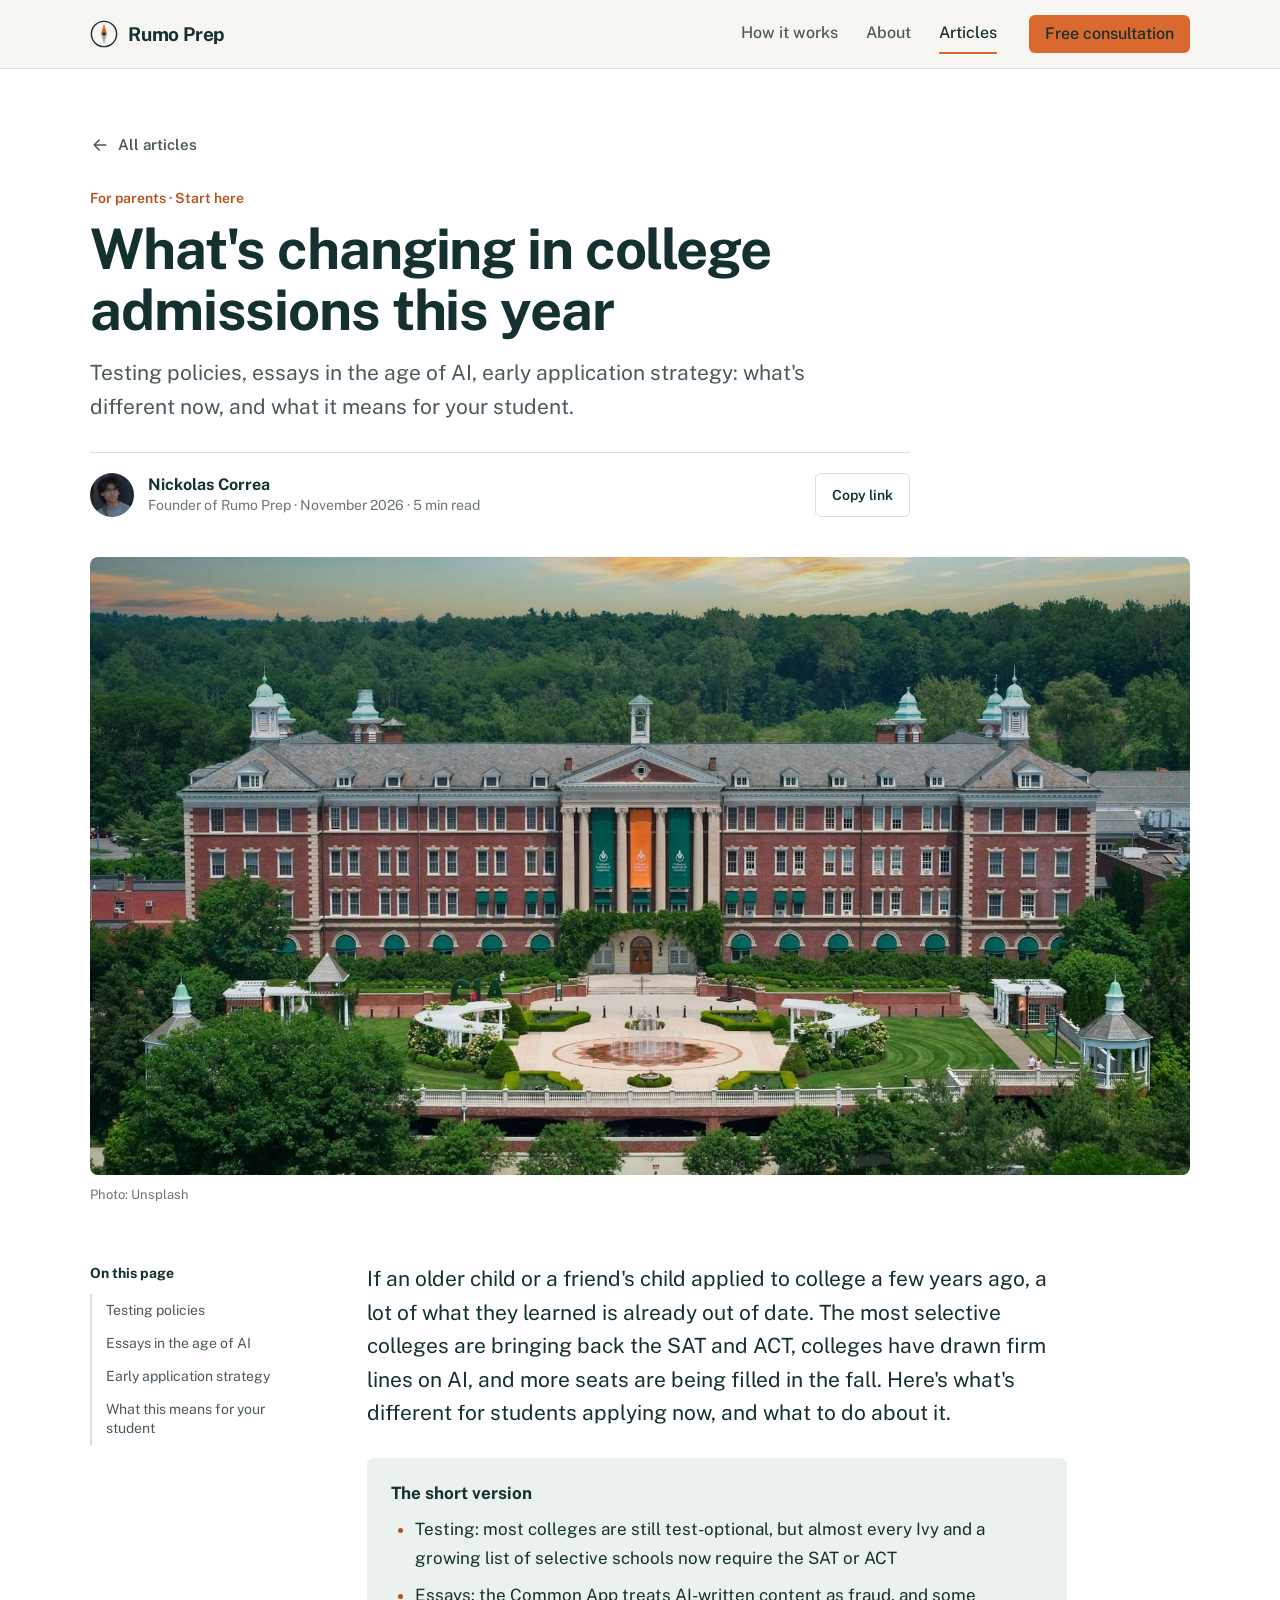
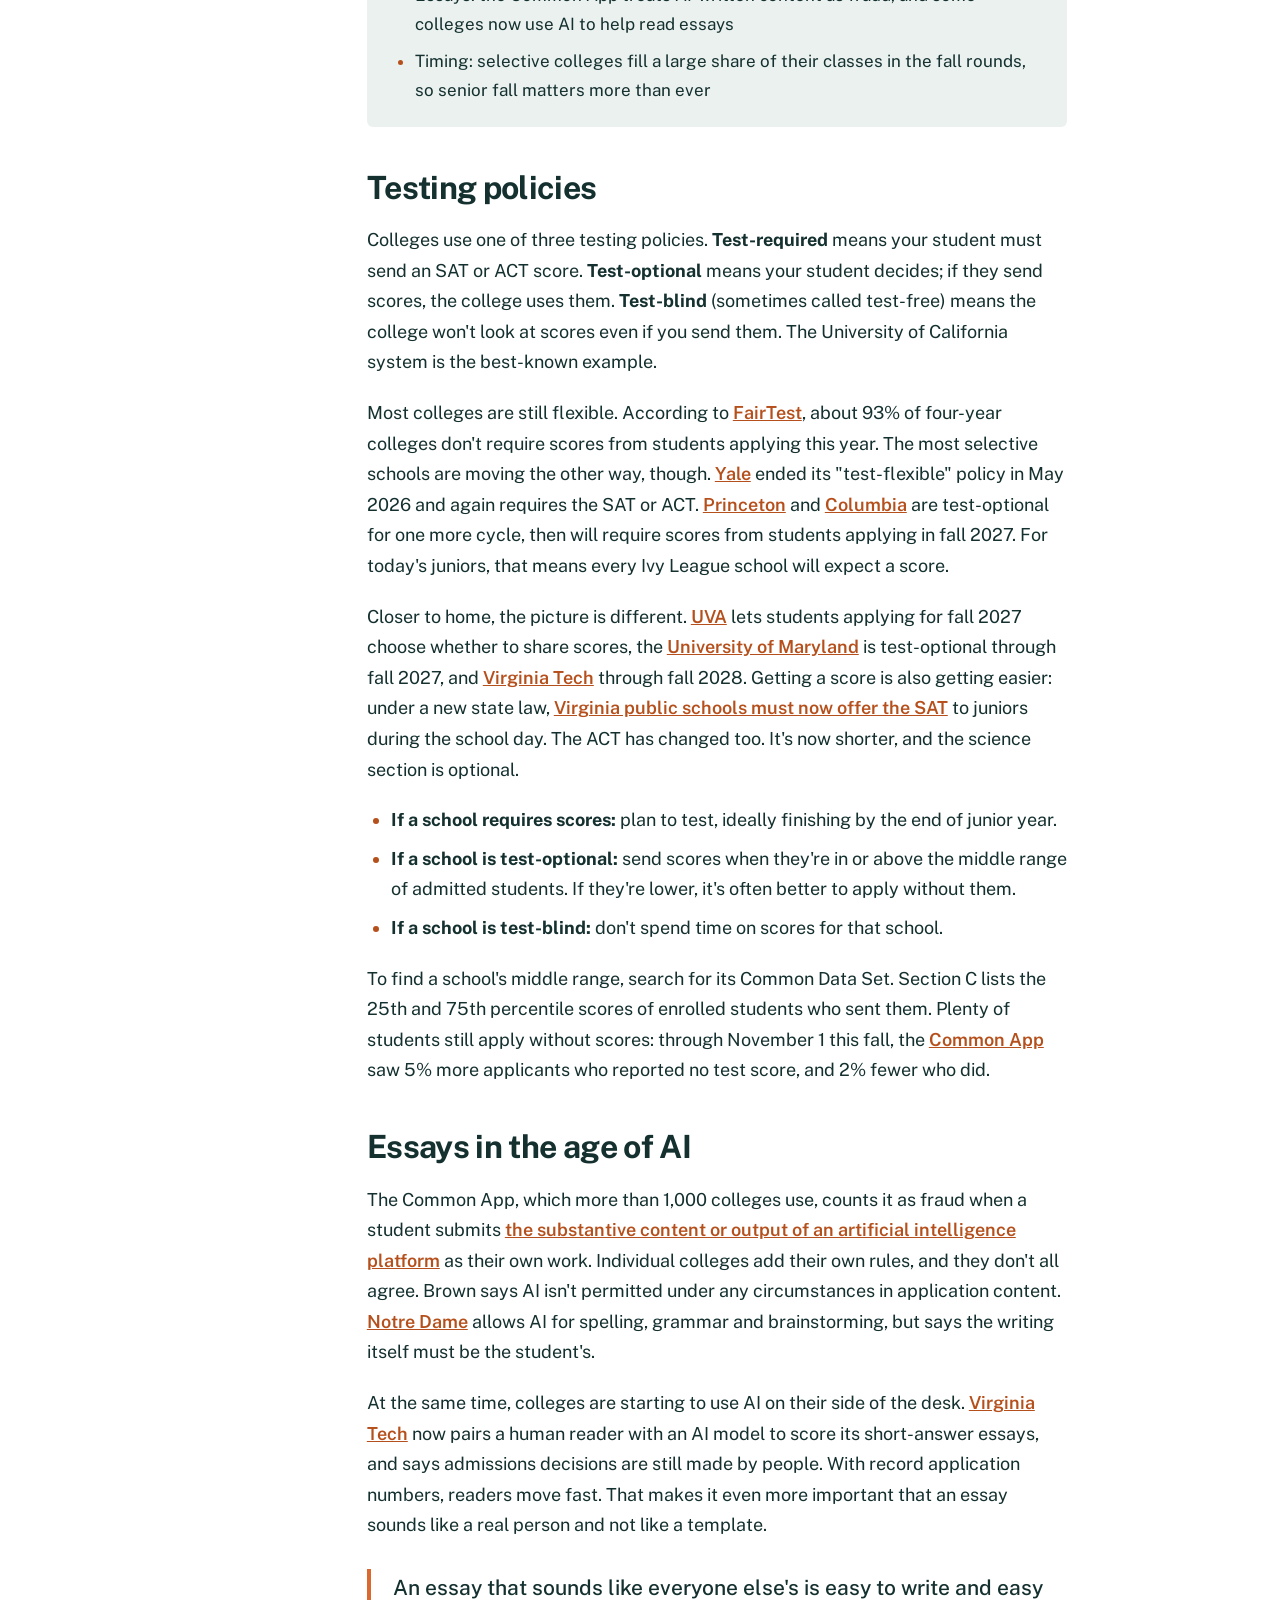
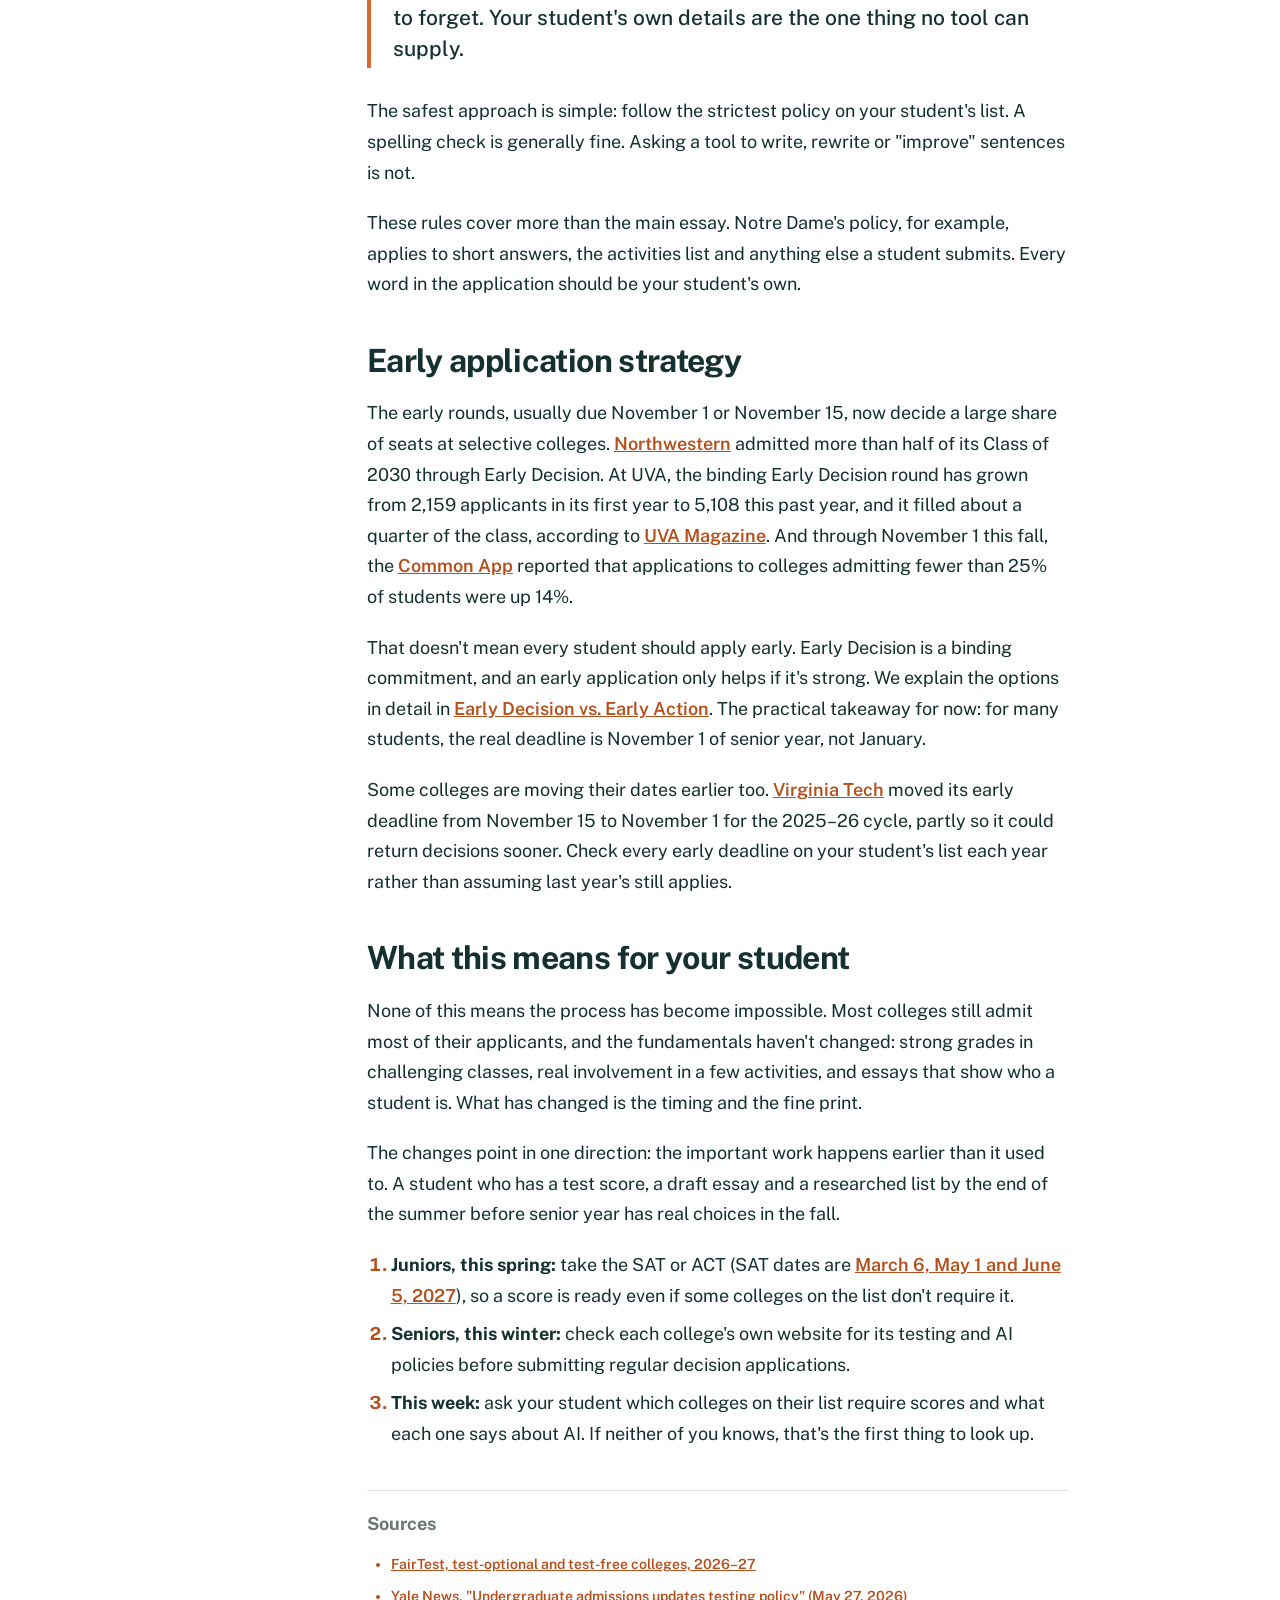
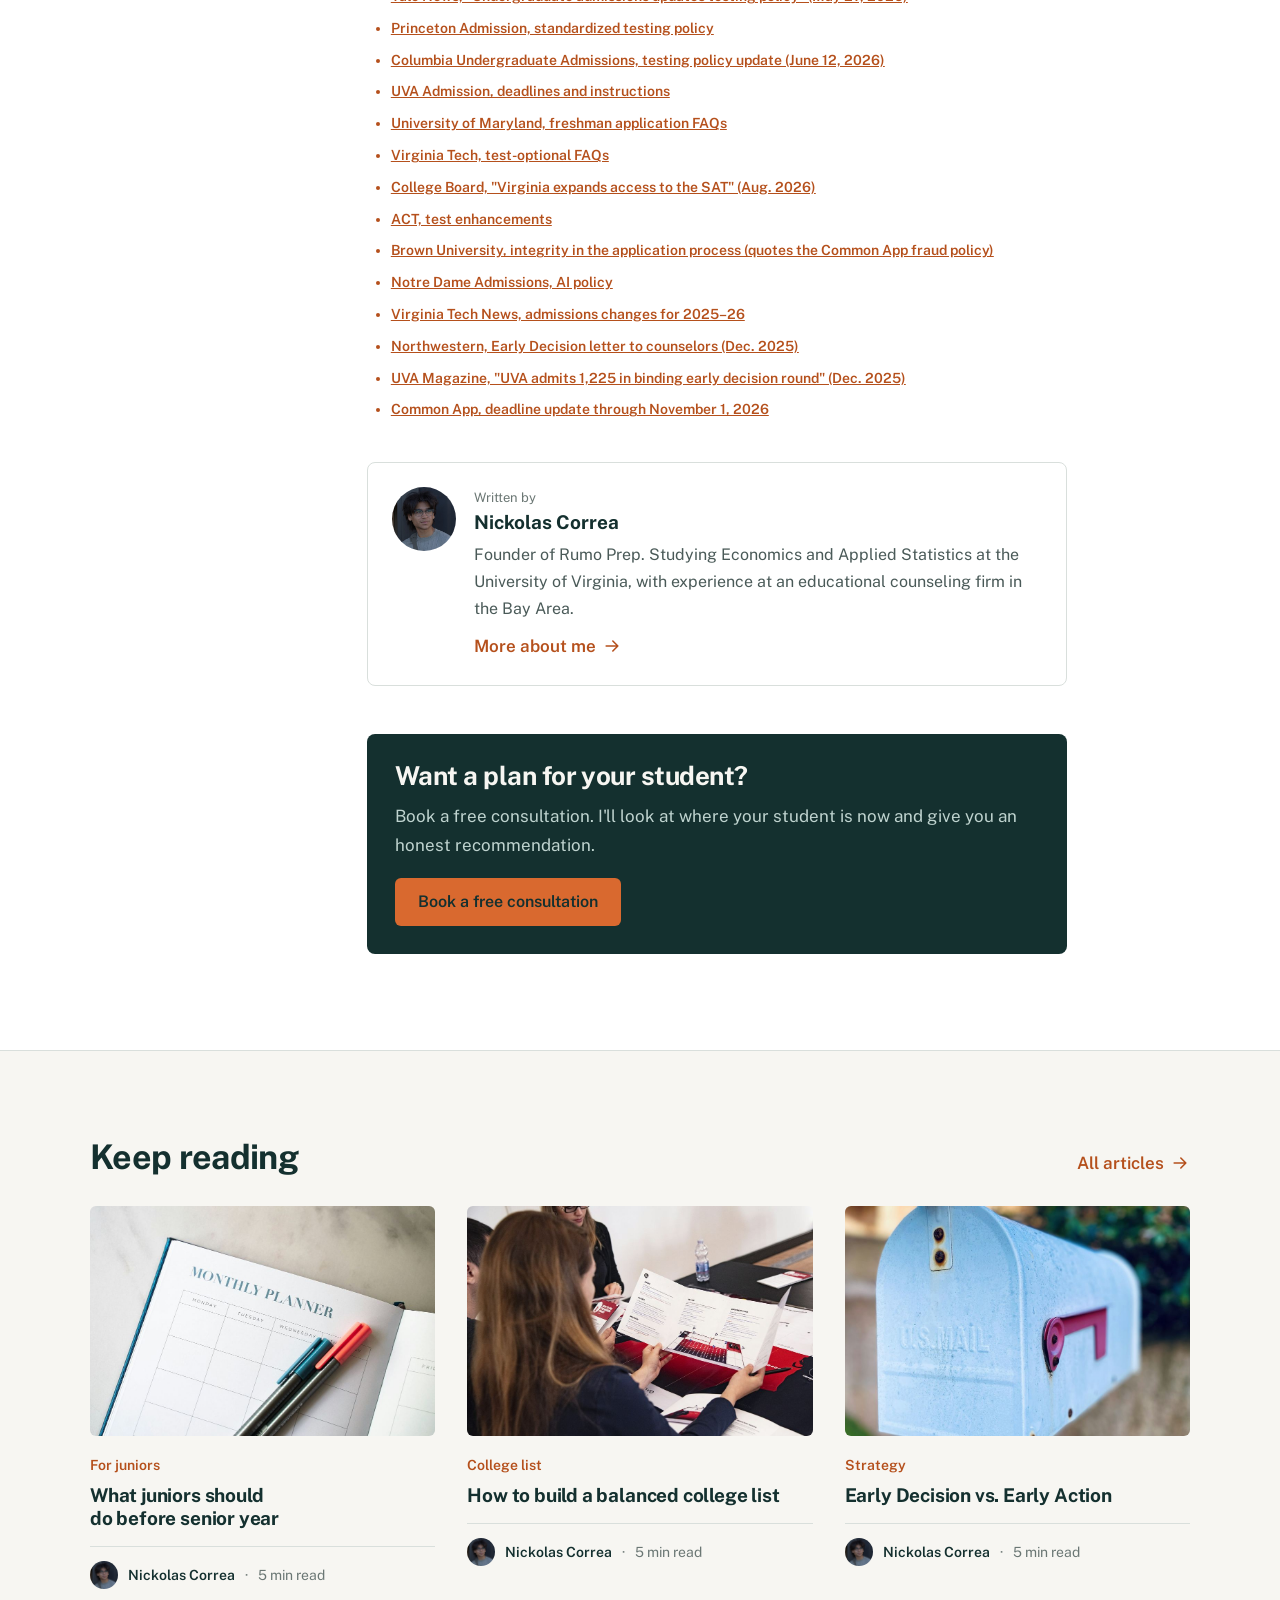
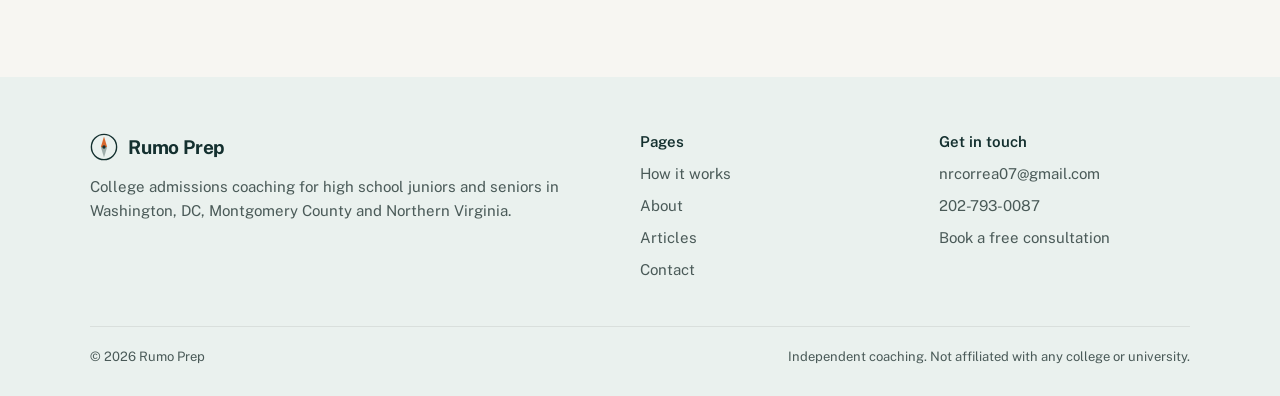
<file: articles/whats-changing.html>
<!doctype html>
<html lang="en">
<head>
<meta charset="utf-8">
<meta name="viewport" content="width=device-width, initial-scale=1">
<!--
  ARTICLE: What's changing in college admissions this year
  Written November 2026. Facts were checked against the sources listed at the end of the article.
  Testing policies, deadlines and dates change every year, so re-check them before each new cycle.
  To edit: change the text in "prose". If you rename a section heading, update its link in
  "On this page" too (they share an id). If the read time changes, update it in the byline,
  on this article's card in articles.html, and in the "Keep reading" cards on the other articles.
-->

<title>What's changing in college admissions this year | Rumo Prep</title>
<meta name="description" content="Testing policies, essays in the age of AI, early application strategy: what&#x27;s different now, and what it means for your student.">
<meta name="theme-color" content="#14302F">
<link rel="icon" href="../favicon.svg" type="image/svg+xml">
<meta property="og:type" content="article">
<meta property="og:title" content="What&#x27;s changing in college admissions this year">
<meta property="og:description" content="Testing policies, essays in the age of AI, early application strategy: what&#x27;s different now, and what it means for your student.">
<meta property="og:image" content="https://rumoprep.com/images/articles/whats-changing-hero.jpg">
<link rel="preconnect" href="https://fonts.googleapis.com">
<link rel="preconnect" href="https://fonts.gstatic.com" crossorigin>
<link rel="stylesheet" href="https://fonts.googleapis.com/css2?family=Public+Sans:ital,wght@0,400..800;1,400..700&display=swap">
<link rel="stylesheet" href="../style.css?v=9">
<script src="../main.js?v=3" defer></script>
</head>
<body>
<a class="skip" href="#main">Skip to content</a>

<header class="site">
  <div class="wrap bar">
    <a class="brand" href="../index.html" aria-label="Rumo Prep home">
      <svg viewBox="0 0 40 40" aria-hidden="true"><circle cx="20" cy="20" r="18" fill="none" stroke="currentColor" stroke-width="2"/><polygon class="needle" points="20,5 24.5,20 15.5,20"/><polygon points="20,35 24.5,20 15.5,20" fill="currentColor" opacity=".35"/><circle cx="20" cy="20" r="2.4" fill="currentColor"/></svg>
      Rumo Prep
    </a>
    <button class="menu-btn" type="button" aria-expanded="false" aria-controls="nav">Menu</button>
    <nav class="main" id="nav" aria-label="Main">
      <a href="../how-it-works.html">How it works</a>
      <a href="../about.html">About</a>
      <a href="../articles.html" aria-current="page">Articles</a>
      <a href="../contact.html" class="btn btn-solid">Free consultation</a>
    </nav>
  </div>
</header>

<main id="main" class="post-page light-band">
  <article>
    <header class="wrap post-head">
      <a class="back" href="../articles.html"><svg class="icon"><use href="#i-back"/></svg>All articles</a>
      <p class="post-cat">For parents · Start here</p>
      <h1>What's changing in college admissions this year</h1>
      <p class="dek">Testing policies, essays in the age of AI, early application strategy: what's different now, and what it means for your student.</p>
      <div class="post-meta">
        <img class="avatar" src="../images/avatar.jpg?v=2" alt="" width="240" height="240">
        <p><b>Nickolas Correa</b><span>Founder of Rumo Prep · November 2026 · 5 min read</span></p>
        <button class="copy-link" type="button" data-copy-link>Copy link</button>
      </div>
    </header>

    <figure class="wrap post-hero">
      <img src="../images/articles/whats-changing-hero.jpg" alt="A large red-brick university building with formal gardens and a fountain" width="1600" height="900" fetchpriority="high">
      <figcaption>Photo: Unsplash</figcaption>
    </figure>

    <div class="wrap post-body">
      <nav class="toc" aria-label="On this page">
        <p>On this page</p>
        <ol>
          <li><a href="#testing">Testing policies</a></li>
          <li><a href="#essays">Essays in the age of AI</a></li>
          <li><a href="#early-rounds">Early application strategy</a></li>
          <li><a href="#next-steps">What this means for your student</a></li>
        </ol>
      </nav>

      <div class="prose">
        <p class="lead-p">If an older child or a friend's child applied to college a few years ago, a lot of what they learned is already out of date. The most selective colleges are bringing back the SAT and ACT, colleges have drawn firm lines on AI, and more seats are being filled in the fall. Here's what's different for students applying now, and what to do about it.</p>

        <div class="callout">
          <b>The short version</b>
          <ul><li>Testing: most colleges are still test-optional, but almost every Ivy and a growing list of selective schools now require the SAT or ACT</li><li>Essays: the Common App treats AI-written content as fraud, and some colleges now use AI to help read essays</li><li>Timing: selective colleges fill a large share of their classes in the fall rounds, so senior fall matters more than ever</li></ul>
        </div>

        <h2 id="testing">Testing policies</h2>
        <p>Colleges use one of three testing policies. <b>Test-required</b> means your student must send an SAT or ACT score. <b>Test-optional</b> means your student decides; if they send scores, the college uses them. <b>Test-blind</b> (sometimes called test-free) means the college won't look at scores even if you send them. The University of California system is the best-known example.</p>
        <p>Most colleges are still flexible. According to <a href="https://fairtest.org/wp-content/uploads/2026TOList/test-optional-list.html">FairTest</a>, about 93% of four-year colleges don't require scores from students applying this year. The most selective schools are moving the other way, though. <a href="https://news.yale.edu/2026/05/27/undergraduate-admissions-updates-testing-policy">Yale</a> ended its "test-flexible" policy in May 2026 and again requires the SAT or ACT. <a href="https://admission.princeton.edu/apply/standardized-testing">Princeton</a> and <a href="https://undergrad.admissions.columbia.edu/testing-policy-update">Columbia</a> are test-optional for one more cycle, then will require scores from students applying in fall 2027. For today's juniors, that means every Ivy League school will expect a score.</p>
        <p>Closer to home, the picture is different. <a href="https://admission.virginia.edu/admission/deadlines-instructions">UVA</a> lets students applying for fall 2027 choose whether to share scores, the <a href="https://admissions.umd.edu/apply/freshman-application-faqs">University of Maryland</a> is test-optional through fall 2027, and <a href="https://www.vt.edu/admissions/frequently-asked-questions/test-optional.html">Virginia Tech</a> through fall 2028. Getting a score is also getting easier: under a new state law, <a href="https://newsroom.collegeboard.org/virginia-expands-access-sat-giving-more-students-path-college-and-career-opportunity">Virginia public schools must now offer the SAT</a> to juniors during the school day. The ACT has changed too. It's now shorter, and the science section is optional.</p>
        <ul><li><b>If a school requires scores:</b> plan to test, ideally finishing by the end of junior year.</li><li><b>If a school is test-optional:</b> send scores when they're in or above the middle range of admitted students. If they're lower, it's often better to apply without them.</li><li><b>If a school is test-blind:</b> don't spend time on scores for that school.</li></ul>
        <p>To find a school's middle range, search for its Common Data Set. Section C lists the 25th and 75th percentile scores of enrolled students who sent them. Plenty of students still apply without scores: through November 1 this fall, the <a href="https://commonapp.org/files/DAR/deadline-updates/2026-27/Common-App-Deadline-Update-2026-November.pdf">Common App</a> saw 5% more applicants who reported no test score, and 2% fewer who did.</p>
        <h2 id="essays">Essays in the age of AI</h2>
        <p>The Common App, which more than 1,000 colleges use, counts it as fraud when a student submits <a href="https://admission.brown.edu/apply/how-apply/integrity-application-process">the substantive content or output of an artificial intelligence platform</a> as their own work. Individual colleges add their own rules, and they don't all agree. Brown says AI isn't permitted under any circumstances in application content. <a href="https://admissions.nd.edu/apply/ai-policy/">Notre Dame</a> allows AI for spelling, grammar and brainstorming, but says the writing itself must be the student's.</p>
        <p>At the same time, colleges are starting to use AI on their side of the desk. <a href="https://news.vt.edu/articles/2025/07/admissions-changes-2025.html">Virginia Tech</a> now pairs a human reader with an AI model to score its short-answer essays, and says admissions decisions are still made by people. With record application numbers, readers move fast. That makes it even more important that an essay sounds like a real person and not like a template.</p>
        <blockquote>An essay that sounds like everyone else's is easy to write and easy to forget. Your student's own details are the one thing no tool can supply.</blockquote>
        <p>The safest approach is simple: follow the strictest policy on your student's list. A spelling check is generally fine. Asking a tool to write, rewrite or "improve" sentences is not.</p>
        <p>These rules cover more than the main essay. Notre Dame's policy, for example, applies to short answers, the activities list and anything else a student submits. Every word in the application should be your student's own.</p>
        <h2 id="early-rounds">Early application strategy</h2>
        <p>The early rounds, usually due November 1 or November 15, now decide a large share of seats at selective colleges. <a href="https://admissions.northwestern.edu/docs/northwestern-early-decision-context-2025.pdf">Northwestern</a> admitted more than half of its Class of 2030 through Early Decision. At UVA, the binding Early Decision round has grown from 2,159 applicants in its first year to 5,108 this past year, and it filled about a quarter of the class, according to <a href="https://uvamagazine.org/articles/uva_admits_1225_in_binding_early_decision_round">UVA Magazine</a>. And through November 1 this fall, the <a href="https://commonapp.org/files/DAR/deadline-updates/2026-27/Common-App-Deadline-Update-2026-November.pdf">Common App</a> reported that applications to colleges admitting fewer than 25% of students were up 14%.</p>
        <p>That doesn't mean every student should apply early. Early Decision is a binding commitment, and an early application only helps if it's strong. We explain the options in detail in <a href="early-decision-early-action.html">Early Decision vs. Early Action</a>. The practical takeaway for now: for many students, the real deadline is November 1 of senior year, not January.</p>
        <p>Some colleges are moving their dates earlier too. <a href="https://news.vt.edu/articles/2025/07/admissions-updatesFAQ-2025.html">Virginia Tech</a> moved its early deadline from November 15 to November 1 for the 2025–26 cycle, partly so it could return decisions sooner. Check every early deadline on your student's list each year rather than assuming last year's still applies.</p>
        <h2 id="next-steps">What this means for your student</h2>
        <p>None of this means the process has become impossible. Most colleges still admit most of their applicants, and the fundamentals haven't changed: strong grades in challenging classes, real involvement in a few activities, and essays that show who a student is. What has changed is the timing and the fine print.</p>
        <p>The changes point in one direction: the important work happens earlier than it used to. A student who has a test score, a draft essay and a researched list by the end of the summer before senior year has real choices in the fall.</p>
        <ol><li><b>Juniors, this spring:</b> take the SAT or ACT (SAT dates are <a href="https://satsuite.collegeboard.org/sat/dates-deadlines">March 6, May 1 and June 5, 2027</a>), so a score is ready even if some colleges on the list don't require it.</li><li><b>Seniors, this winter:</b> check each college's own website for its testing and AI policies before submitting regular decision applications.</li><li><b>This week:</b> ask your student which colleges on their list require scores and what each one says about AI. If neither of you knows, that's the first thing to look up.</li></ol>

        <div class="sources">
          <p><b>Sources</b></p>
          <ul><li><a href="https://fairtest.org/wp-content/uploads/2026TOList/test-optional-list.html">FairTest, test-optional and test-free colleges, 2026–27</a></li><li><a href="https://news.yale.edu/2026/05/27/undergraduate-admissions-updates-testing-policy">Yale News, "Undergraduate admissions updates testing policy" (May 27, 2026)</a></li><li><a href="https://admission.princeton.edu/apply/standardized-testing">Princeton Admission, standardized testing policy</a></li><li><a href="https://undergrad.admissions.columbia.edu/testing-policy-update">Columbia Undergraduate Admissions, testing policy update (June 12, 2026)</a></li><li><a href="https://admission.virginia.edu/admission/deadlines-instructions">UVA Admission, deadlines and instructions</a></li><li><a href="https://admissions.umd.edu/apply/freshman-application-faqs">University of Maryland, freshman application FAQs</a></li><li><a href="https://www.vt.edu/admissions/frequently-asked-questions/test-optional.html">Virginia Tech, test-optional FAQs</a></li><li><a href="https://newsroom.collegeboard.org/virginia-expands-access-sat-giving-more-students-path-college-and-career-opportunity">College Board, "Virginia expands access to the SAT" (Aug. 2026)</a></li><li><a href="https://act.org/content/act/en/products-and-services/the-act/test-changes/enhancements.html">ACT, test enhancements</a></li><li><a href="https://admission.brown.edu/apply/how-apply/integrity-application-process">Brown University, integrity in the application process (quotes the Common App fraud policy)</a></li><li><a href="https://admissions.nd.edu/apply/ai-policy/">Notre Dame Admissions, AI policy</a></li><li><a href="https://news.vt.edu/articles/2025/07/admissions-changes-2025.html">Virginia Tech News, admissions changes for 2025–26</a></li><li><a href="https://admissions.northwestern.edu/docs/northwestern-early-decision-context-2025.pdf">Northwestern, Early Decision letter to counselors (Dec. 2025)</a></li><li><a href="https://uvamagazine.org/articles/uva_admits_1225_in_binding_early_decision_round">UVA Magazine, "UVA admits 1,225 in binding early decision round" (Dec. 2025)</a></li><li><a href="https://commonapp.org/files/DAR/deadline-updates/2026-27/Common-App-Deadline-Update-2026-November.pdf">Common App, deadline update through November 1, 2026</a></li></ul>
        </div>

        <div class="author-box">
          <img src="../images/avatar.jpg?v=2" alt="Nickolas Correa" width="240" height="240">
          <div>
            <p class="ab-label">Written by</p>
            <p class="ab-name">Nickolas Correa</p>
            <p>Founder of Rumo Prep. Studying Economics and Applied Statistics at the University of Virginia, with experience at an educational counseling firm in the Bay Area.</p>
            <a class="more" href="../about.html">More about me <svg class="icon"><use href="#i-arrow"/></svg></a>
          </div>
        </div>

        <div class="end-cta">
          <h2>Want a plan for your student?</h2>
          <p>Book a free consultation. I'll look at where your student is now and give you an honest recommendation.</p>
          <a class="btn btn-solid" href="../contact.html">Book a free consultation</a>
        </div>
      </div>
    </div>
  </article>

  <section class="keep-reading blog">
    <div class="wrap">
      <div class="kr-head"><h2>Keep reading</h2><a class="more" href="../articles.html">All articles <svg class="icon"><use href="#i-arrow"/></svg></a></div>
      <div class="related">
        <a class="post-card" href="juniors-before-senior-year.html">
          <div class="thumb"><img src="../images/articles/juniors-before-senior-year.jpg" alt="An open monthly planner with colored pens" width="1000" height="667" loading="lazy"></div>
          <p class="post-cat">For juniors</p>
          <h3>What juniors should do before senior year</h3>
          <p class="byline"><img src="../images/avatar.jpg?v=2" alt="" width="240" height="240"><span>Nickolas Correa</span><span class="soon">5 min read</span></p>
        </a>
        <a class="post-card" href="balanced-college-list.html">
          <div class="thumb"><img src="../images/articles/balanced-college-list.jpg" alt="A student reading through brochures at a table" width="1000" height="667" loading="lazy"></div>
          <p class="post-cat">College list</p>
          <h3>How to build a balanced college list</h3>
          <p class="byline"><img src="../images/avatar.jpg?v=2" alt="" width="240" height="240"><span>Nickolas Correa</span><span class="soon">5 min read</span></p>
        </a>
        <a class="post-card" href="early-decision-early-action.html">
          <div class="thumb"><img src="../images/articles/early-decision-early-action.jpg" alt="A light blue U.S. mailbox with its red flag" width="1000" height="667" loading="lazy"></div>
          <p class="post-cat">Strategy</p>
          <h3>Early Decision vs. Early Action</h3>
          <p class="byline"><img src="../images/avatar.jpg?v=2" alt="" width="240" height="240"><span>Nickolas Correa</span><span class="soon">5 min read</span></p>
        </a>
      </div>
    </div>
  </section>
</main>

<footer class="site">
  <div class="wrap">
    <div class="foot">
      <div>
        <a class="brand" href="../index.html"><svg viewBox="0 0 40 40" aria-hidden="true"><circle cx="20" cy="20" r="18" fill="none" stroke="currentColor" stroke-width="2"/><polygon class="needle" points="20,5 24.5,20 15.5,20"/><polygon points="20,35 24.5,20 15.5,20" fill="currentColor" opacity=".35"/><circle cx="20" cy="20" r="2.4" fill="currentColor"/></svg>Rumo Prep</a>
        <p>College admissions coaching for high school juniors and seniors in Washington, DC, Montgomery County and Northern Virginia.</p>
      </div>
      <div><h4>Pages</h4><ul><li><a href="../how-it-works.html">How it works</a></li><li><a href="../about.html">About</a></li><li><a href="../articles.html">Articles</a></li><li><a href="../contact.html">Contact</a></li></ul></div>
      <div><h4>Get in touch</h4><ul><li><a data-site="email" href="mailto:nrcorrea07@gmail.com">nrcorrea07@gmail.com</a></li><li><a data-site="phone" href="tel:+12027930087">202-793-0087</a></li><li><a href="../contact.html">Book a free consultation</a></li></ul></div>
    </div>
    <div class="foot-base"><span>© <span data-year>2026</span> Rumo Prep</span><span>Independent coaching. Not affiliated with any college or university.</span></div>
  </div>
</footer>
</body>
</html>
</file>
<file: style.css>
/* =========================================================
   Rumo Prep — shared styles for every page

   Colors and fonts live in :root just below. Change a value
   there and the whole site updates.
   ========================================================= */

/* ---------------------------------------------------------
   CURRENT PALETTE: deep teal, paper and orange
   (matches the business card and the Intro for Families slides)
   --------------------------------------------------------- */
:root{
  --paper:#F7F6F2;        /* page background */
  --white:#FFFFFF;        /* form, logo band */
  --sage:#EAF1EE;         /* alternate sections */
  --ink:#14302F;          /* main text: deep teal */
  --deep:#14302F;         /* dark sections */
  --muted:#4A5A58;        /* secondary text */
  --faint:#6B7774;        /* captions, fine print */
  --line:#D9DFDC;         /* hairlines */
  --accent:#D9692F;       /* orange: dots, rules, highlights */
  --accent-text:#B5501C;  /* orange, darkened for small text on light backgrounds */
  --accent-band:#A9481A;  /* same, for small text on the green sections */
  --soft:#F0A06F;         /* light orange: accents on dark sections */
  --btn:#D9692F;          /* button background */
  --btn-hover:#C85E27;
  --btn-text:#14302F;
  --on-dark:#F7F6F2;      /* text on dark sections */
  --on-dark-muted:#BFD3CF;
  --shade:9,24,23;        /* photo overlays (as r,g,b) */
  --road:#DCE6E1;         /* roadmap road */
  --road-dash:#FFFFFF;    /* roadmap center line */
  --display:'Public Sans','Helvetica Neue',Arial,sans-serif;   /* headings */
  --body:'Public Sans','Helvetica Neue',Arial,sans-serif;      /* body text */
  --wide:1180px;
  color-scheme:light;
}
/* Dark mode follows the visitor's phone or computer setting */
@media (prefers-color-scheme:dark){:root:not([data-theme="light"]){
  --paper:#0F2321; --white:#F4F4F1; --sage:#152D2B; --ink:#EDEFEA; --deep:#14302F; --muted:#A9BDB9; --faint:#8EA29E;
  --line:#284744; --accent:#E8894F; --accent-text:#F0A06F; --accent-band:#F0A06F; --soft:#F0A06F; --btn:#E8894F; --btn-hover:#F0A06F; --btn-text:#14302F;
  --on-dark:#F7F6F2; --on-dark-muted:#BFD3CF; --road:#1E3B38; --road-dash:rgba(255,255,255,.22); color-scheme:dark}}
:root[data-theme="dark"]{
  --paper:#0F2321; --white:#F4F4F1; --sage:#152D2B; --ink:#EDEFEA; --deep:#14302F; --muted:#A9BDB9; --faint:#8EA29E;
  --line:#284744; --accent:#E8894F; --accent-text:#F0A06F; --accent-band:#F0A06F; --soft:#F0A06F; --btn:#E8894F; --btn-hover:#F0A06F; --btn-text:#14302F;
  --on-dark:#F7F6F2; --on-dark-muted:#BFD3CF; --road:#1E3B38; --road-dash:rgba(255,255,255,.22); color-scheme:dark}

/* ---------------------------------------------------------
   ALTERNATE PALETTE you tried (coolors.co green): to use it, copy these
   values into the :root block above:
   --paper:#F3E9D2; --sage:#C6DABF; --ink:#114B5F; --deep:#114B5F;
   --muted:#3D5A63; --faint:#4C6872; --line:#CACDBD; --accent:#1A936F;
   --accent-text:#12704F; --accent-band:#0E5E43; --soft:#88D498; --btn:#178563;
   --btn-hover:#12704F; --btn-text:#FFFFFF; --on-dark:#F3E9D2;
   --on-dark-muted:#C6DABF; --shade:8,40,51;
   --------------------------------------------------------- */

*{box-sizing:border-box;min-width:0}
html{scroll-behavior:smooth;scroll-padding-top:80px}
body{margin:0;background:var(--paper);color:var(--ink);font-family:var(--body);font-size:17px;line-height:1.6;-webkit-font-smoothing:antialiased;overflow-x:clip}
img{max-width:100%;display:block}
[hidden]{display:none!important}
h1,h2,h3{font-family:var(--display);line-height:1.08;letter-spacing:-0.02em;margin:0;text-wrap:balance;font-weight:700}
h2{font-size:clamp(28px,3.4vw,42px)}
h3{font-size:20px;letter-spacing:-0.01em}
p{margin:0}
a{color:inherit}
.wrap{max-width:var(--wide);margin:0 auto;padding-inline:clamp(20px,4vw,40px)}
.sec{padding-block:clamp(64px,9vw,112px)}
.kicker{font-weight:600;font-size:15px;color:var(--accent-text);margin-bottom:12px}
.lead{font-size:clamp(18px,1.8vw,20px);color:var(--muted);max-width:58ch}
.muted{color:var(--muted)}
.fine{font-size:13px;color:var(--faint);max-width:80ch}
.skip{position:absolute;left:-999px;top:8px;z-index:30;background:var(--ink);color:var(--paper);padding:10px 14px;border-radius:6px}
.skip:focus{left:8px}
.icon{width:20px;height:20px;flex:none;stroke:currentColor;fill:none;stroke-width:1.9;stroke-linecap:round;stroke-linejoin:round}

/* buttons and links */
.btn{display:inline-flex;align-items:center;justify-content:center;gap:8px;font:600 16px/1 var(--body);padding:15px 22px;border-radius:6px;text-decoration:none;border:1.5px solid transparent;cursor:pointer;transition:background .15s ease,color .15s ease}
.btn-solid{background:var(--btn);color:var(--btn-text)}
.btn-solid:hover{background:var(--btn-hover)}
.btn-line{border-color:currentColor;color:var(--ink);background:transparent}
.btn-line:hover{background:var(--ink);color:var(--paper)}
.btn[disabled]{opacity:.6;cursor:wait}
.more{display:inline-flex;align-items:center;gap:6px;font-weight:600;text-decoration:none;color:var(--accent-text);border-bottom:1.5px solid transparent}
.more:hover{border-color:currentColor}
:focus-visible{outline:3px solid var(--accent);outline-offset:3px}

/* ---------- header ---------- */
header.site{position:sticky;top:0;z-index:20;background:var(--paper);border-bottom:1px solid var(--line)}
.bar{display:flex;align-items:center;justify-content:space-between;gap:16px;height:68px}
.brand{display:flex;align-items:center;gap:10px;text-decoration:none;font:700 19px/1 var(--display);letter-spacing:-.01em;flex:none}
.brand svg{width:28px;height:28px}
nav.main{display:flex;align-items:center;gap:28px}
nav.main a{font-weight:500;font-size:16px;text-decoration:none;color:var(--muted);padding-block:6px;border-bottom:2px solid transparent}
nav.main a:hover{color:var(--ink)}
nav.main a[aria-current="page"]{color:var(--ink);border-color:var(--accent)}
nav.main a.btn{color:var(--btn-text);padding:11px 16px;border:0;margin-left:4px}
.menu-btn{display:none;font:600 15px var(--body);background:none;border:1.5px solid var(--line);color:var(--ink);border-radius:6px;padding:9px 14px;cursor:pointer}
@media (max-width:780px){
  .menu-btn{display:block}
  nav.main{display:none;position:absolute;left:0;right:0;top:68px;background:var(--paper);border-bottom:1px solid var(--line);flex-direction:column;align-items:stretch;gap:0;padding:8px clamp(20px,4vw,40px) 20px}
  nav.main.open{display:flex}
  nav.main a{padding:14px 0;border-bottom:1px solid var(--line);font-size:18px}
  nav.main a[aria-current="page"]{border-color:var(--line);color:var(--accent-text)}
  nav.main a.btn{margin:16px 0 0;padding:15px;font-size:16px}
}

/* ---------- photo hero (home) ---------- */
.hero-photo{position:relative;min-height:min(86vh,760px);display:flex;align-items:flex-end;color:#fff;overflow:hidden;background:var(--deep)}
.hero-photo>img{position:absolute;inset:0;width:100%;height:100%;object-fit:cover;object-position:62% 50%}
.hero-photo::after{content:"";position:absolute;inset:0;background:linear-gradient(to top,rgba(var(--shade),.92) 0%,rgba(var(--shade),.62) 38%,rgba(var(--shade),.12) 72%,rgba(var(--shade),0) 100%)}
.hero-photo .wrap{position:relative;z-index:1;width:100%;padding-block:0 clamp(40px,7vw,84px)}
.hero-photo h1{font-size:clamp(40px,6.2vw,76px);max-width:15ch}
.hero-photo .lead{color:#E3ECE9;margin-top:22px;max-width:52ch}
.hero-photo .actions{display:flex;flex-wrap:wrap;align-items:center;gap:14px 26px;margin-top:32px}
.hero-photo .more{color:#fff}
.hero-photo .more:hover{color:var(--soft)}
.caption{position:absolute;right:clamp(20px,4vw,40px);bottom:14px;z-index:1;font-size:12px;color:rgba(255,255,255,.85);text-shadow:0 1px 3px rgba(0,0,0,.7)}
@media (max-width:600px){.hero-photo{min-height:640px}.hero-photo .caption{display:none}}

/* ---------- logo wall ---------- */
.logos-band{background:#FFFFFF;color:#14302F;border-bottom:1px solid var(--line)}
.logos-band .intro{max-width:60ch;margin:0 auto;text-align:center;font-size:17px;color:#4A5A58}
.logos{list-style:none;margin:36px auto 0;padding:0;display:flex;flex-wrap:wrap;justify-content:center;align-items:center;gap:34px 46px;max-width:760px}
.logos li{display:flex;align-items:center;justify-content:center;height:76px}
.logos img{max-height:76px;max-width:112px;width:auto;height:auto}
.logos img.wide{max-height:52px;max-width:118px}
.logos-band .fine{text-align:center;margin:34px auto 0;color:#6B7774}
@media (max-width:600px){.logos{gap:26px 30px}.logos li{height:58px}.logos img{max-height:58px;max-width:84px}.logos img.wide{max-height:40px;max-width:92px}}

/* ---------- split: heading left, rows right ---------- */
.split{display:grid;grid-template-columns:minmax(0,5fr) minmax(0,7fr);gap:clamp(32px,6vw,96px);align-items:start}
.split .side p{margin-top:18px}
.split .side .more{margin-top:24px}
@media (min-width:900px){.split .side{position:sticky;top:110px}}
@media (max-width:900px){.split{grid-template-columns:1fr}}


/* ---------- full-width photo band ---------- */
.photo-band{position:relative;color:#fff;background:var(--deep);overflow:hidden}
.photo-band>img{position:absolute;inset:0;width:100%;height:100%;object-fit:cover;object-position:70% 40%}
.photo-band::after{content:"";position:absolute;inset:0;background:linear-gradient(90deg,rgba(var(--shade),.9) 0%,rgba(var(--shade),.66) 42%,rgba(var(--shade),.08) 78%)}
.photo-band .wrap{position:relative;z-index:1;min-height:520px;display:flex;flex-direction:column;justify-content:center;padding-block:72px}
.photo-band h2{max-width:13ch}
.photo-band p{color:#E3ECE9;max-width:44ch;margin-top:18px;font-size:18px}
.places{display:flex;flex-wrap:wrap;gap:6px 18px;margin-top:26px;font-weight:600;font-size:15px}
.places span::before{content:"";display:inline-block;width:7px;height:7px;border-radius:50%;background:var(--accent);margin-right:8px;vertical-align:2px}
@media (max-width:700px){.photo-band::after{background:linear-gradient(to top,rgba(var(--shade),.94) 0%,rgba(var(--shade),.7) 55%,rgba(var(--shade),.25) 100%)}.photo-band .wrap{justify-content:flex-end;min-height:560px;padding-block:48px}}

/* ---------- coach intro ---------- */
.coach{display:grid;grid-template-columns:minmax(0,4fr) minmax(0,7fr);gap:clamp(32px,6vw,88px);align-items:center}
.coach figure{margin:0}
.coach figure img{width:100%;aspect-ratio:4/5;object-fit:cover;border-radius:4px}
.coach.no-photo{grid-template-columns:minmax(0,1fr)}
.coach.no-photo .text{max-width:68ch}
.coach .text p{margin-top:18px;font-size:18px}
.sign{margin-top:28px;display:flex;flex-direction:column;gap:2px}
.sign b{font:700 22px/1.2 var(--display)}
.sign span{color:var(--faint);font-size:15px}
@media (max-width:800px){.coach{grid-template-columns:1fr}.coach figure{max-width:340px}}

/* ---------- what your family gets (home) ---------- */
.gets{display:grid;grid-template-columns:repeat(2,minmax(0,1fr));gap:24px;margin-top:48px}
.gets-col{background:var(--paper);border:1px solid var(--line);border-radius:10px;padding:clamp(24px,3vw,36px)}
.gets-title{font-size:15px;font-weight:600;font-family:var(--body);letter-spacing:0;color:var(--accent-text);padding-bottom:14px;border-bottom:2px solid var(--ink)}
.gets ul{list-style:none;margin:0;padding:0}
.gets li{display:grid;grid-template-columns:32px minmax(0,1fr);gap:16px;align-items:start;padding:20px 0;border-bottom:1px solid var(--line)}
.gets li:last-child{border-bottom:0;padding-bottom:0}
.gets b{display:block;font:700 20px/1.25 var(--display);letter-spacing:-.01em}
.gets span{display:block;margin-top:6px;color:var(--muted);font-size:16px}
.chk{width:32px;height:32px;margin-top:-2px}
.chk circle{fill:var(--sage)}
.chk path{fill:none;stroke:var(--accent);stroke-width:3.2;stroke-linecap:round;stroke-linejoin:round}
.gets.anim .chk path{stroke-dasharray:24;stroke-dashoffset:24}
.gets.anim.go .chk path{stroke-dashoffset:0;transition:stroke-dashoffset .5s cubic-bezier(.5,0,.3,1) calc(var(--d,0ms) + 150ms)}
@media (max-width:820px){.gets{grid-template-columns:1fr}}

/* ---------- recommendations ---------- */
.quotes{display:grid;grid-template-columns:repeat(3,minmax(0,1fr));gap:32px 48px;margin-top:36px}
.quotes blockquote{margin:0;padding-top:20px;border-top:2px solid var(--ink);font:500 20px/1.45 var(--display)}
.quotes cite{display:block;margin-top:14px;font:15px var(--body);color:var(--faint);font-style:normal}
@media (max-width:820px){.quotes{grid-template-columns:1fr}}

/* ---------- slim strip ---------- */
.strip{display:flex;justify-content:space-between;align-items:center;gap:18px 40px;flex-wrap:wrap;padding-block:34px;border-top:1px solid var(--line)}
.strip p{font:600 clamp(19px,2vw,23px)/1.35 var(--display);letter-spacing:-.01em;max-width:44ch}

/* ---------- dark call to action ---------- */
.cta{background:var(--deep);color:var(--on-dark)}
.cta .wrap{display:flex;justify-content:space-between;align-items:center;gap:28px 48px;flex-wrap:wrap}
.cta h2{max-width:16ch}
.cta p{color:var(--on-dark-muted);margin-top:14px;max-width:46ch}
.cta .reach-line{margin-top:18px;font-size:15px;color:var(--on-dark-muted)}
.cta .reach-line a{color:var(--on-dark);text-decoration:none;font-weight:600}

/* ---------- page heads (inner pages) ---------- */
.page-head{padding-block:clamp(52px,7vw,92px) clamp(28px,4vw,44px)}
.page-head h1{font-size:clamp(38px,5.4vw,64px);max-width:18ch}
.page-head .lead{margin-top:18px}
.banner{position:relative;height:clamp(240px,34vw,420px);overflow:hidden;background:var(--deep)}
.banner img{width:100%;height:100%;object-fit:cover;object-position:60% 55%}
.banner .caption{bottom:12px}

/* ---------- how it works page ---------- */
.ways{display:grid;grid-template-columns:repeat(3,minmax(0,1fr));gap:20px;margin-top:28px}
.ways>div{padding:28px;border-radius:8px;border:1px solid var(--line);background:var(--paper);display:flex;flex-direction:column;gap:10px}
.ways .pick{background:var(--deep);color:var(--on-dark);border-color:var(--deep)}
.ways .who{font-size:14px;font-weight:600;color:var(--accent-text)}
.ways .pick .who{color:var(--soft)}
.ways h3{font-size:23px}
.ways p{color:var(--muted);font-size:16px}
.ways .pick p{color:var(--on-dark-muted)}
.ways .cadence{margin-top:auto;padding-top:14px;border-top:1px solid var(--line);font-weight:600;font-size:15px;color:var(--ink)}
.ways .pick .cadence{border-color:rgba(255,255,255,.2);color:var(--on-dark)}
@media (max-width:900px){.ways{grid-template-columns:1fr}}
.when-start{margin-top:56px;padding-top:28px;border-top:1px solid rgba(20,48,47,.2);max-width:72ch}
.when-start h3{font-size:22px}
.when-start p{margin-top:10px;color:var(--muted)}
.note{padding:20px 0 0;margin-top:22px;border-top:1px solid var(--line);color:var(--muted);max-width:76ch}

.journey{display:grid;grid-template-columns:repeat(5,minmax(0,1fr));position:relative}
.journey::before{content:"";position:absolute;left:10%;right:10%;top:23px;height:2px;background:var(--line)}
.stop{position:relative;display:flex;flex-direction:column;align-items:center;text-align:center;gap:6px;padding-inline:8px}
.dot{width:48px;height:48px;flex:none;border-radius:50%;background:var(--paper);border:2px solid var(--ink);color:var(--ink);display:grid;place-items:center;font:700 18px/1 var(--display)}
.stop.key .dot{background:var(--accent);border-color:var(--accent);color:#14302F}
.stop h3{font-size:19px;margin-top:8px}
.stop .when{font-size:14px;font-weight:600;color:var(--faint)}
.stop.key .when{color:var(--accent-text)}
.stop p{font-size:15px;color:var(--muted)}
@media (max-width:760px){
  .journey{grid-template-columns:1fr;gap:22px}
  .journey::before{left:23px;right:auto;top:10px;bottom:10px;width:2px;height:auto}
  .stop{flex-direction:row;text-align:left;align-items:flex-start;gap:18px;padding:0}
  .stop>div:not(.dot){display:flex;flex-direction:column;gap:2px}
  .stop h3{margin-top:0}
}

.faq{max-width:820px;border-top:1px solid var(--line)}
details{border-bottom:1px solid var(--line);padding:20px 0}
summary{cursor:pointer;font:600 19px/1.35 var(--display);list-style:none;display:flex;justify-content:space-between;gap:16px}
summary::-webkit-details-marker{display:none}
summary::after{content:"+";color:var(--accent-text);font-size:24px;line-height:1}
details[open] summary::after{content:"–"}
details p{color:var(--muted);margin-top:10px;max-width:68ch}
.sage{background:var(--sage)}

/* ---------- about page ---------- */
.about-grid{display:grid;grid-template-columns:minmax(0,4fr) minmax(0,7fr);gap:clamp(32px,6vw,88px);align-items:start}
.about-grid.no-photo{grid-template-columns:minmax(0,1fr)}
.about-grid figure{margin:0}
.about-grid figure img{width:100%;aspect-ratio:4/5;object-fit:cover;border-radius:4px}
.about-grid .text>p:not(.kicker){margin-top:18px;font-size:18px;max-width:64ch}
.facts{list-style:none;margin:32px 0 0;padding:0;border-top:1px solid var(--line);max-width:64ch}
.facts li{display:grid;grid-template-columns:minmax(0,150px) minmax(0,1fr);gap:4px 24px;padding:16px 0;border-bottom:1px solid var(--line)}
.facts b{font-size:15px;color:var(--faint);font-weight:600}
@media (max-width:820px){.about-grid{grid-template-columns:1fr}.about-grid figure{max-width:340px}}
@media (max-width:520px){.facts li{grid-template-columns:1fr}}
.roles{display:grid;grid-template-columns:repeat(3,minmax(0,1fr));border-top:2px solid var(--ink);margin-top:36px}
.role{padding:24px 28px 8px 0}
.role+.role{padding-left:28px;border-left:1px solid var(--line)}
.role h3{font-size:21px}
.role ul{margin:12px 0 0;padding-left:18px;display:flex;flex-direction:column;gap:6px;color:var(--muted)}
@media (max-width:820px){.roles{grid-template-columns:1fr}.role+.role{padding-left:0;border-left:0;border-top:1px solid var(--line)}}
.promise{margin-top:40px;padding:24px 28px;border-left:4px solid var(--accent);background:var(--paper);font-size:18px;max-width:72ch}

/* ---------- articles list ---------- */
.feature{display:block;padding:clamp(28px,4vw,48px);border-radius:8px;background:var(--deep);color:var(--on-dark);text-decoration:none}
.feature .kicker{color:var(--soft)}
.feature h2{max-width:20ch}
.feature p{color:var(--on-dark-muted);margin-top:14px;font-size:18px;max-width:58ch}
.feature .status{margin-top:22px;font-size:14px;color:var(--on-dark-muted)}
.posts{list-style:none;margin:40px 0 0;padding:0;border-top:1px solid var(--line)}
.posts li{border-bottom:1px solid var(--line)}
.post{display:grid;grid-template-columns:minmax(0,160px) minmax(0,1fr) auto;gap:6px 32px;padding:26px 0;text-decoration:none;align-items:baseline}
.post .cat{font-size:15px;font-weight:600;color:var(--accent-text)}
.post h3{font-size:22px}
.post p{color:var(--muted);margin-top:6px;font-size:16px}
.post .status{font-size:14px;color:var(--faint);white-space:nowrap}
a.post:hover h3{text-decoration:underline;text-decoration-thickness:2px;text-underline-offset:4px}
@media (max-width:700px){.post{grid-template-columns:1fr}}

/* ---------- single article ---------- */
.article-head{padding-block:clamp(40px,6vw,72px) 8px}
.back{display:inline-flex;gap:8px;align-items:center;font-weight:600;font-size:15px;text-decoration:none;color:var(--muted);margin-bottom:26px}
.article-head h1{font-size:clamp(34px,5vw,54px);max-width:22ch}
.article-head .dek{font-size:clamp(18px,2vw,21px);color:var(--muted);margin-top:18px;max-width:60ch}
.byline{margin-top:24px;padding-top:18px;border-top:1px solid var(--line);font-size:15px;color:var(--faint);max-width:68ch}
.byline b{color:var(--ink)}
.prose{max-width:68ch;padding-block:28px clamp(56px,8vw,96px)}
.prose > * + *{margin-top:20px}
.prose h2{font-size:clamp(24px,3vw,32px);margin-top:44px}
.prose h3{margin-top:32px}
.prose p,.prose li{font-size:18px;line-height:1.7}
.prose ul,.prose ol{padding-left:24px;display:flex;flex-direction:column;gap:8px}
.prose a:not(.btn){color:var(--accent-text);font-weight:600}
.prose blockquote{margin:28px 0;padding:4px 0 4px 22px;border-left:4px solid var(--accent);font:500 21px/1.45 var(--display);color:var(--ink)}
.callout{padding:22px 24px;border-radius:6px;background:var(--sage)}
.callout b{display:block;margin-bottom:8px}
.callout ul{margin:0}
.end-cta{margin-top:48px;padding:28px;border-radius:8px;background:var(--deep);color:var(--on-dark)}
.end-cta h2{font-size:26px;margin:0}
.end-cta p{color:var(--on-dark-muted);font-size:17px;margin:12px 0 18px}
.sources{font-size:14px;color:var(--faint);border-top:1px solid var(--line);padding-top:18px;margin-top:40px}
.sources li{font-size:14px}

/* ---------- contact ---------- */
.contact-grid{display:grid;grid-template-columns:minmax(0,5fr) minmax(0,6fr);gap:clamp(32px,6vw,80px);align-items:start}
.reach{list-style:none;margin:30px 0 0;padding:0;border-top:1px solid var(--line)}
.reach li{display:flex;align-items:center;gap:14px;padding:16px 0;border-bottom:1px solid var(--line)}
.reach li>div{flex:1}
.reach b{display:block;font-size:14px;color:var(--faint);font-weight:600}
.reach a,.reach span{font-weight:600;font-size:18px;text-decoration:none;word-break:break-word}
.copy{font:600 13px var(--body);padding:8px 12px;border-radius:6px;border:1px solid var(--line);background:transparent;color:var(--ink);cursor:pointer;flex:none}
.next{margin:34px 0 0;padding-left:22px;display:flex;flex-direction:column;gap:12px;color:var(--muted)}
.next b{color:var(--ink)}
form{display:grid;grid-template-columns:repeat(2,minmax(0,1fr));gap:18px;padding:clamp(22px,3vw,34px);border-radius:8px;background:var(--white);border:1px solid var(--line);color:#14302F}
form .full{grid-column:1/-1}
form h2{font-size:24px;grid-column:1/-1}
label{display:flex;flex-direction:column;gap:6px;font-weight:600;font-size:14px}
input,select,textarea{font:inherit;font-weight:400;font-size:16px;padding:12px 14px;border-radius:6px;border:1px solid #C9D2CE;background:#FFFFFF;color:#14302F;width:100%}
textarea{min-height:120px;resize:vertical}
.hp{position:absolute;left:-5000px;width:1px;height:1px;overflow:hidden}
.sent{grid-column:1/-1;padding:16px;border-radius:6px;background:#EAF1EE;font-size:15px}
.sent.ok{background:#14302F;color:#F7F6F2}
@media (max-width:860px){.contact-grid{grid-template-columns:1fr}}
@media (max-width:520px){form{grid-template-columns:1fr}}

/* ---------- footer ---------- */
footer.site{background:var(--sage);padding-block:56px 28px;font-size:15px;color:var(--muted)}
.foot{display:grid;grid-template-columns:minmax(0,2fr) repeat(2,minmax(0,1fr));gap:32px 48px}
.foot .brand{color:var(--ink);margin-bottom:14px}
.foot h4{font:600 15px var(--body);color:var(--ink);margin:0 0 12px}
.foot ul{list-style:none;margin:0;padding:0;display:flex;flex-direction:column;gap:8px}
.foot a{text-decoration:none}
.foot a:hover{color:var(--ink);text-decoration:underline}
.foot-base{display:flex;justify-content:space-between;flex-wrap:wrap;gap:8px 24px;margin-top:44px;padding-top:20px;border-top:1px solid var(--line);font-size:13px;color:var(--faint)}
@media (max-width:760px){.foot{grid-template-columns:1fr 1fr}.foot>div:first-child{grid-column:1/-1}}

/* logo mark needle follows the accent color */
.brand .needle{fill:var(--accent)}
/* small accents on dark sections */
.cta .kicker,.photo-band .kicker{color:var(--soft)}
.places span::before{background:var(--soft)}
.sage .kicker,.sage .more,.sage .when,.sage .stop.key .when,footer.site a:hover{color:var(--accent-band)}
.foot-base{color:var(--muted)}

/* ---------- roadmap (home: what we work on) ---------- */
.map-head{display:grid;grid-template-columns:minmax(0,6fr) minmax(0,5fr);gap:16px 64px;align-items:end}
.map-head .muted{font-size:18px;max-width:46ch}
@media (max-width:860px){.map-head{grid-template-columns:1fr}}
.roadmap-wrap{position:relative;margin-top:64px}
.road{position:absolute;inset:0;width:100%;height:100%;overflow:visible;pointer-events:none}
.road path{fill:none;stroke-linecap:round;stroke-linejoin:round}
.road-base{stroke:var(--road);stroke-width:22}
.road-dash{stroke:var(--road-dash);stroke-width:2.5;stroke-dasharray:10 12}
.road-trail{stroke:var(--accent);stroke-width:4}
.road-end line{stroke:var(--ink);stroke-width:3;stroke-linecap:round}
.road-end path{fill:var(--accent);stroke:none}
.road-end circle{fill:var(--ink)}
.road-label{font:600 13px var(--body);fill:var(--faint)}
.roadmap{position:relative;list-style:none;margin:0;padding:0}
.rm-stop{position:relative}
.rm-pin{position:relative;z-index:1;width:48px;height:48px;flex:none;border-radius:50%;display:grid;place-items:center;font:700 18px/1 var(--display);background:var(--accent);color:#14302F;box-shadow:0 0 0 5px var(--paper)}
.rm-stop .rm-when{font-size:14px;font-weight:600;color:var(--accent-text)}
.rm-stop h3{font-size:21px}
.rm-stop p:last-child{color:var(--muted);font-size:16px;max-width:30ch}
.art{width:104px;height:104px;flex:none}
.art .disc{fill:#EAF1EE}
.art .k{fill:var(--deep)} .art .a{fill:var(--accent)} .art .w{fill:#FFFFFF} .art .m{fill:#BFD3CF} .art .t{fill:#4F7471}
.art .o{stroke:var(--deep);stroke-width:2.6;stroke-linejoin:round;stroke-linecap:round}
.art .ln{fill:none;stroke:#4F7471;stroke-width:2.6;stroke-linecap:round}
.art .la{fill:none;stroke:var(--accent);stroke-width:2.8;stroke-linecap:round;stroke-linejoin:round}
.art .li{fill:none;stroke:var(--deep);stroke-width:2.6;stroke-linecap:round;stroke-linejoin:round}
.art .lw{fill:none;stroke:#FFFFFF;stroke-width:2.6;stroke-linecap:round;stroke-linejoin:round}

/* wide screens: two lanes joined by a hairpin turn on the right */
@media (min-width:900px){
  .roadmap{display:grid;grid-template-columns:repeat(3,minmax(0,1fr));column-gap:48px;row-gap:104px}
  .rm-stop{display:flex;flex-direction:column;align-items:center;text-align:center;gap:8px}
  .rm-stop .art{margin-bottom:6px}
  .rm-stop:nth-child(-n+3) .rm-pin{order:10;margin-top:auto}
  .rm-stop:nth-child(-n+3) p:last-child{margin-bottom:22px}
  .rm-stop:nth-child(n+4) .rm-pin{order:-1;margin-bottom:22px}
  .rm-stop:nth-child(4){grid-row:2;grid-column:3}
  .rm-stop:nth-child(5){grid-row:2;grid-column:2}
  .rm-stop:nth-child(6){grid-row:2;grid-column:1}
}
/* phones: one road down the left side */
@media (max-width:899px){
  .roadmap{display:flex;flex-direction:column;gap:44px}
  .rm-stop{display:grid;grid-template-columns:48px minmax(0,1fr);column-gap:20px;align-items:start}
  .rm-stop>*{grid-column:2}
  .rm-stop .rm-pin{grid-column:1;grid-row:1 / span 4}
  .rm-stop .art{width:84px;height:84px;margin-bottom:8px}
  .rm-stop h3{margin-top:2px}
  .rm-stop p:last-child{margin-top:6px}
  .road-base{stroke-width:16}
}
/* animation states (added by main.js) */
.roadmap-wrap.anim .rm-stop>*:not(.rm-pin){opacity:0;transform:translateY(14px)}
.roadmap-wrap.anim .rm-pin{background:var(--deep);color:var(--paper);transform:scale(.7)}
.roadmap-wrap.anim.go .rm-stop>*:not(.rm-pin){opacity:1;transform:none;transition:opacity .6s ease var(--d,0ms),transform .6s ease var(--d,0ms)}
.roadmap-wrap.anim.go .rm-pin{background:var(--accent);color:#14302F;transform:none;transition:background .3s ease var(--d,0ms),color .3s ease var(--d,0ms),transform .4s cubic-bezier(.3,1.6,.5,1) var(--d,0ms)}

/* =========================================================
   LIGHT SECTIONS (stay light even in dark mode)
   ========================================================= */

/* Add class="light-band" to a section to make it white in light AND dark
   mode, like the school logo band. It switches the colors inside back to the
   light palette, so text, cards and buttons all read correctly. */
.light-band{
  --paper:#F7F6F2; --white:#FFFFFF; --sage:#EAF1EE; --ink:#14302F; --muted:#4A5A58; --faint:#6B7774;
  --line:#D9DFDC; --accent:#D9692F; --accent-text:#B5501C; --accent-band:#A9481A; --soft:#F0A06F;
  --btn:#D9692F; --btn-hover:#C85E27; --btn-text:#14302F;
  color-scheme:light; background:#FFFFFF; color:var(--ink)}

/* Off-white "Let's talk" section, the same in light and dark mode
   (home and How it works). Use class="cta cta-light sec". */
.cta.cta-light{background:#F7F6F2;color:#14302F;border-top:1px solid #D9DFDC}
.cta-light p{color:#4A5A58}
.cta-light .reach-line{color:#6B7774}
.cta-light .reach-line a{color:#14302F}
.cta-light .btn-solid{background:#D9692F;color:#14302F}
.cta-light .btn-solid:hover{background:#C85E27}
.cta-light :focus-visible{outline-color:#B5501C}

/* White in light mode; the normal page color in dark mode */
.white-light{background:#FFFFFF}

/* Sage band that turns pine green in dark mode, so it stands apart from the
   dark teal page (same pine as "What your family gets" on the home page) */
@media (prefers-color-scheme:dark){
  :root:not([data-theme="light"]) .white-light{background:transparent}
  :root:not([data-theme="light"]) .sage.pine-dark{background:#17362B}}
:root[data-theme="dark"] .white-light{background:transparent}
:root[data-theme="dark"] .sage.pine-dark{background:#17362B}

/* Light photo band: dark text over a soft off-white fade, for bright photos
   (How it works). Stays light in dark mode. Use class="photo-band photo-band-light". */
.photo-band.photo-band-light{color:#14302F;background:#F7F6F2}
.photo-band.photo-band-light::after{background:linear-gradient(90deg,rgba(247,246,242,.97) 0%,rgba(247,246,242,.88) 34%,rgba(247,246,242,.12) 56%,rgba(247,246,242,0) 72%)}
.photo-band-light>img{object-position:50% 55%}
.photo-band-light p{color:#4A5A58}
.photo-band-light .kicker{color:#B5501C}
@media (max-width:700px){
  .photo-band.photo-band-light::after{background:linear-gradient(to top,rgba(247,246,242,.98) 0%,rgba(247,246,242,.92) 50%,rgba(247,246,242,.3) 64%,rgba(247,246,242,0) 82%)}}

/* Page title with a framed photo beside it (How it works). A deep teal block
   sits offset behind the photo, tying it to the header and the dark card below.
   On phones the photo moves below the intro text. */
.head-split{display:grid;grid-template-columns:minmax(0,13fr) minmax(0,11fr);gap:clamp(28px,5vw,72px);align-items:center}
.head-split figure{position:relative;isolation:isolate;margin:0 22px 22px 0}
.head-split figure::before{content:"";position:absolute;inset:22px -22px -22px 22px;background:#14302F;border-radius:6px;z-index:-1}
.head-split figure img{display:block;width:100%;height:auto;aspect-ratio:3/2;object-fit:cover;border-radius:6px}
@media (max-width:860px){
  .head-split{grid-template-columns:1fr}
  .head-split figure{max-width:560px;margin:4px 14px 14px 0}
  .head-split figure::before{inset:14px -14px -14px 14px}}

/* =========================================================
   ARTICLES (blog index)
   ========================================================= */
.blog-filter{display:flex;flex-wrap:wrap;gap:0 26px;margin-top:32px;border-bottom:1px solid var(--line)}
.blog-filter button{font:600 15px var(--body);background:none;border:0;border-bottom:2px solid transparent;margin-bottom:-1px;padding:10px 0;min-height:44px;color:var(--muted);cursor:pointer}
.blog-filter button:hover{color:var(--ink)}
.blog-filter button[aria-pressed="true"]{color:var(--ink);border-bottom-color:var(--accent)}
.blog .wrap>[hidden],.post-grid>[hidden]{display:none}
.thumb{overflow:hidden;border-radius:6px;background:var(--sage)}
.thumb img{display:block;width:100%;height:auto;aspect-ratio:3/2;object-fit:cover;transition:transform .45s ease}
a.feature-post:hover .thumb img,a.post-card:hover .thumb img{transform:scale(1.03)}
.feature-post,.post-card{color:inherit;text-decoration:none}
a.feature-post:hover h2,a.post-card:hover h3{text-decoration:underline;text-decoration-thickness:2px;text-underline-offset:4px}
.blog{padding-top:clamp(32px,4vw,48px)}
.feature-post{display:grid;grid-template-columns:minmax(0,7fr) minmax(0,5fr);gap:clamp(24px,4vw,52px);align-items:center}
.feature-post h2{font-size:clamp(28px,3.2vw,40px);margin-top:10px}
.feature-post .excerpt{color:var(--muted);font-size:18px;margin-top:14px;max-width:44ch}
.post-grid{display:grid;grid-template-columns:repeat(2,minmax(0,1fr));gap:48px 36px;margin-top:clamp(44px,5vw,64px);padding-top:clamp(36px,4vw,48px);border-top:1px solid var(--line)}
.post-card{display:flex;flex-direction:column}
.post-card .thumb{margin-bottom:18px}
.post-cat{font-size:14px;font-weight:600;color:var(--accent-text)}
.post-card h3{font-size:22px;line-height:1.2;margin-top:8px}
.post-card>p:not(.post-cat):not(.byline){color:var(--muted);font-size:16px;margin-top:8px}
.blog .byline{display:flex;align-items:center;flex-wrap:wrap;gap:4px 10px;margin-top:16px;padding-top:14px;font-size:14px;color:var(--faint)}
.blog .byline img{width:28px;height:28px;border-radius:50%;object-fit:cover}
.blog .byline span:first-of-type{color:var(--ink);font-weight:600}
.blog .byline .soon::before{content:"·";margin-right:10px;color:var(--faint)}
.blog-empty{margin-top:32px;color:var(--muted)}
@media (max-width:760px){.feature-post,.post-grid{grid-template-columns:1fr}.post-grid{gap:40px}}

/* =========================================================
   ARTICLE PAGES (articles/*.html)
   The whole page is white in light and dark mode (.light-band on <main>).
   ========================================================= */
.post-head{padding-block:clamp(36px,5vw,64px) clamp(28px,4vw,40px)}
.post-head .post-cat{margin-top:4px}
.post-head h1{font-size:clamp(34px,5vw,56px);max-width:20ch;margin-top:10px}
.post-head .dek{font-size:clamp(18px,2vw,21px);color:var(--muted);margin-top:16px;max-width:60ch}
.post-meta{display:flex;align-items:center;flex-wrap:wrap;gap:12px 14px;margin-top:28px;padding-top:20px;border-top:1px solid var(--line);max-width:820px}
.post-meta .avatar{width:44px;height:44px;border-radius:50%;flex:none}
.post-meta p{display:flex;flex-direction:column;line-height:1.35;flex:1 1 0;min-width:0}
.post-meta b{font-size:16px;color:var(--ink)}
.post-meta span{font-size:14px;color:var(--faint)}
.copy-link{margin-left:auto;font:600 14px var(--body);background:none;border:1px solid var(--line);color:var(--ink);border-radius:6px;padding:0 16px;min-height:44px;cursor:pointer}
.copy-link:hover{border-color:var(--ink)}
.post-hero{margin-block:0}
.post-hero img{display:block;width:100%;height:auto;aspect-ratio:16/9;object-fit:cover;border-radius:8px}
.post-hero figcaption{font-size:13px;color:var(--faint);margin-top:10px}
.post-body{display:grid;grid-template-columns:200px minmax(0,1fr);gap:clamp(32px,6vw,88px);align-items:start;padding-top:clamp(36px,5vw,56px)}
.toc{position:sticky;top:100px;font-size:14px}
.toc p{font-weight:700;color:var(--ink);margin-bottom:10px}
.toc ol{list-style:none;margin:0;padding:0;border-left:2px solid var(--line)}
.toc a{display:block;padding:7px 0 7px 14px;margin-left:-2px;border-left:2px solid transparent;color:var(--muted);text-decoration:none;line-height:1.35}
.toc a:hover{color:var(--ink)}
.toc a.on{color:var(--ink);font-weight:600;border-left-color:var(--accent)}
.post-page .prose{padding-top:0;max-width:70ch}
.prose h2{scroll-margin-top:100px}
.prose .lead-p{font-size:clamp(19px,2.2vw,21px);line-height:1.6;color:var(--ink)}
.prose .draft-note{font-size:14px;line-height:1.5;color:var(--muted);background:#F7F6F2;border:1px dashed var(--line);border-radius:6px;padding:10px 14px}
.prose ol{padding-left:24px}
.prose li::marker{color:var(--accent-text);font-weight:700}
.table-wrap{overflow-x:auto;margin-top:24px}
.prose table{width:100%;border-collapse:collapse;font-size:16px;line-height:1.5}
.prose th,.prose td{text-align:left;vertical-align:top;padding:12px 14px;border-bottom:1px solid var(--line)}
.prose thead th{font-size:14px;font-weight:600;color:var(--faint);border-bottom:2px solid var(--ink);white-space:nowrap}
.prose tbody th{font-weight:600;color:var(--ink)}
.prose tbody td{color:var(--muted)}
.prose .callout{margin-top:28px}
.prose .callout li{font-size:17px}
.author-box{display:flex;gap:18px;align-items:flex-start;margin-top:40px;padding:24px;border:1px solid var(--line);border-radius:8px}
.author-box img{width:64px;height:64px;border-radius:50%;flex:none}
.author-box .ab-label{font-size:13px;color:var(--faint)}
.author-box .ab-name{font:700 19px/1.25 var(--display);color:var(--ink);margin-top:2px}
.author-box p:not(.ab-label):not(.ab-name){font-size:16px;color:var(--muted);margin-top:6px}
.author-box .more{margin-top:10px}
.keep-reading.blog{background:#F7F6F2;padding-block:clamp(56px,7vw,88px);border-top:1px solid var(--line)}
.kr-head{display:flex;justify-content:space-between;align-items:baseline;gap:16px;flex-wrap:wrap}
.kr-head h2{font-size:clamp(26px,3vw,34px)}
.related{display:grid;grid-template-columns:repeat(3,minmax(0,1fr));gap:32px;margin-top:28px}
.related .post-card h3{font-size:19px}
@media (max-width:900px){
  .post-body{grid-template-columns:1fr}
  .toc{position:static;background:#F7F6F2;border-radius:8px;padding:16px 20px}
  .toc ol{border:0}
  .toc a{padding:5px 0;margin:0;border:0}
  .toc a.on{color:var(--muted);font-weight:400}}
@media (max-width:760px){.related{grid-template-columns:1fr}.copy-link{margin-left:58px}.author-box{flex-direction:column}}

/* Article tables on phones: each row becomes a labeled block instead of scrolling sideways */
@media (max-width:600px){
  .table-wrap{overflow:visible}
  .prose table.stack thead{display:none}
  .prose table.stack tr{display:block;padding:14px 0;border-bottom:1px solid var(--line)}
  .prose table.stack tr:first-child{border-top:2px solid var(--ink)}
  .prose table.stack th[scope=row]{display:block;padding:0 0 6px;border:0;font-size:17px}
  .prose table.stack td{display:grid;grid-template-columns:7.5em minmax(0,1fr);gap:12px;padding:4px 0;border:0;color:var(--ink)}
  .prose table.stack td::before{content:attr(data-l);color:var(--faint);font-size:14px;font-weight:600}}
</file>
